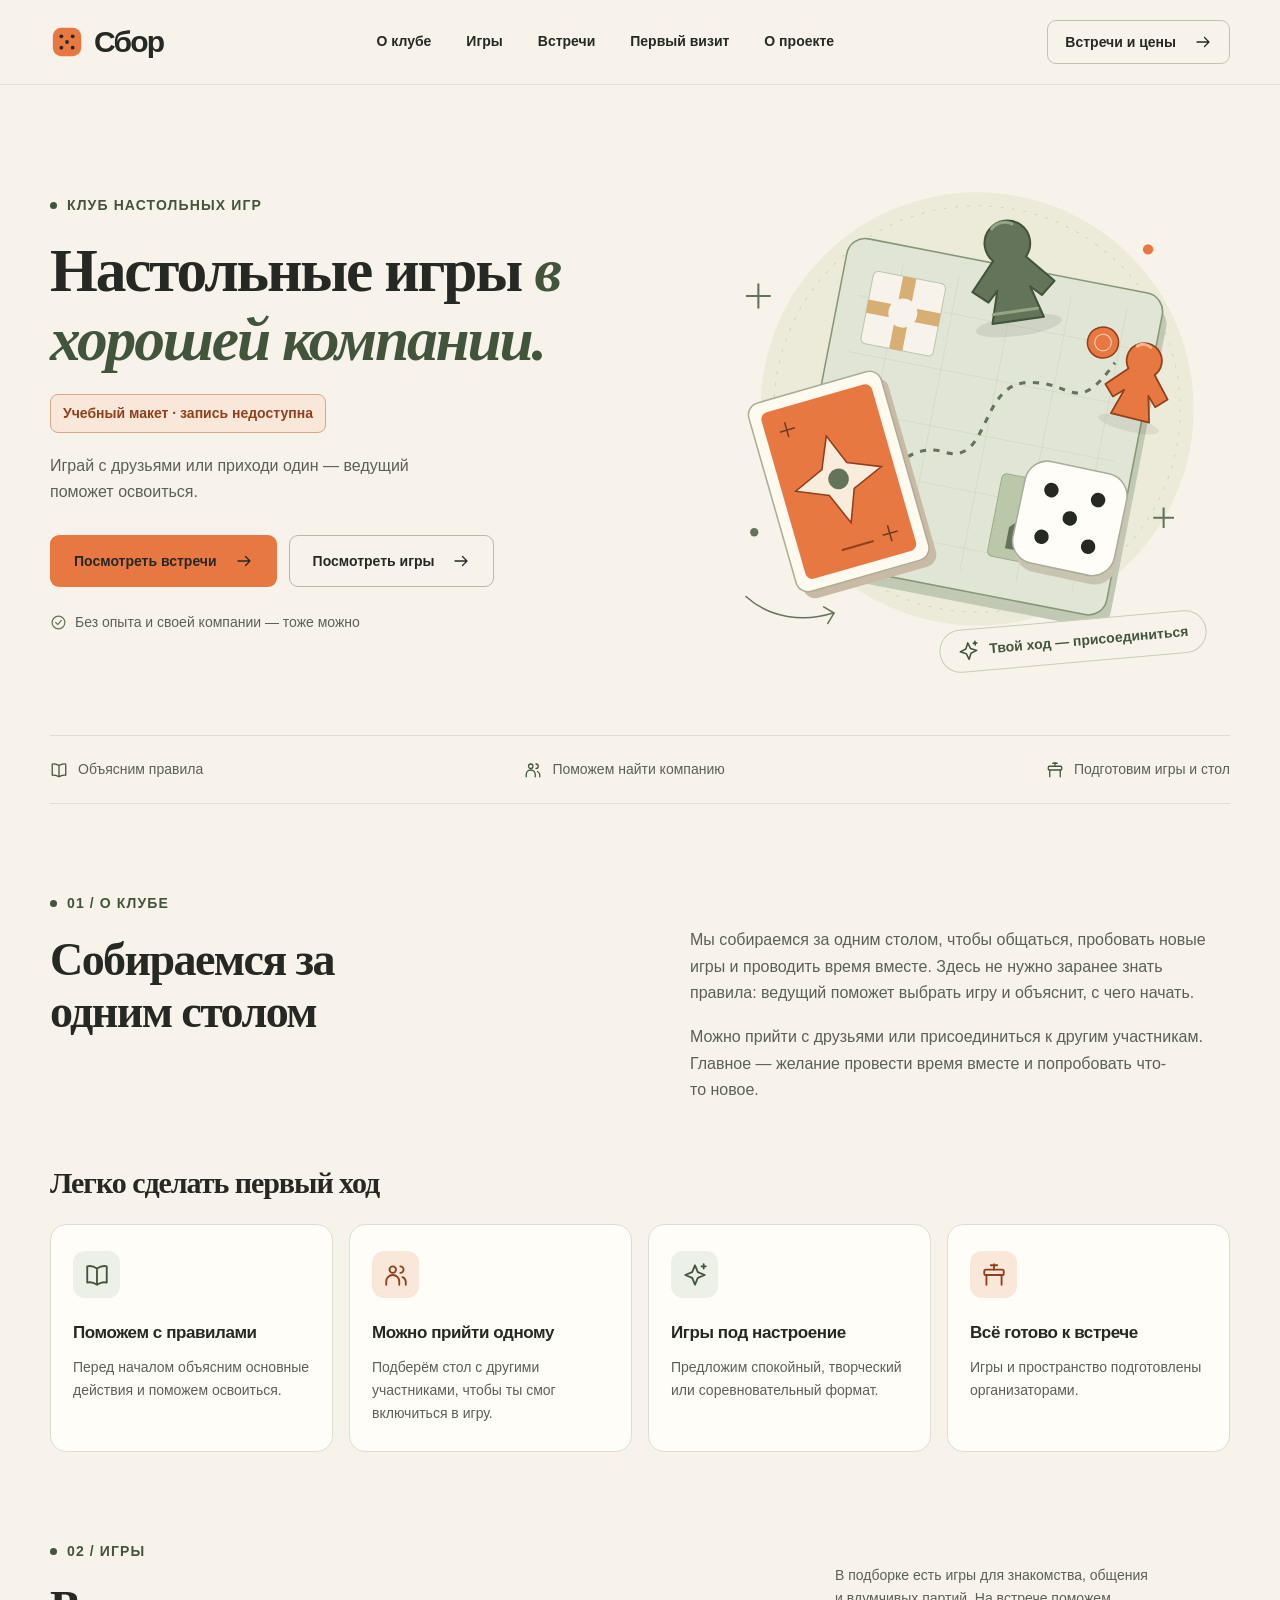
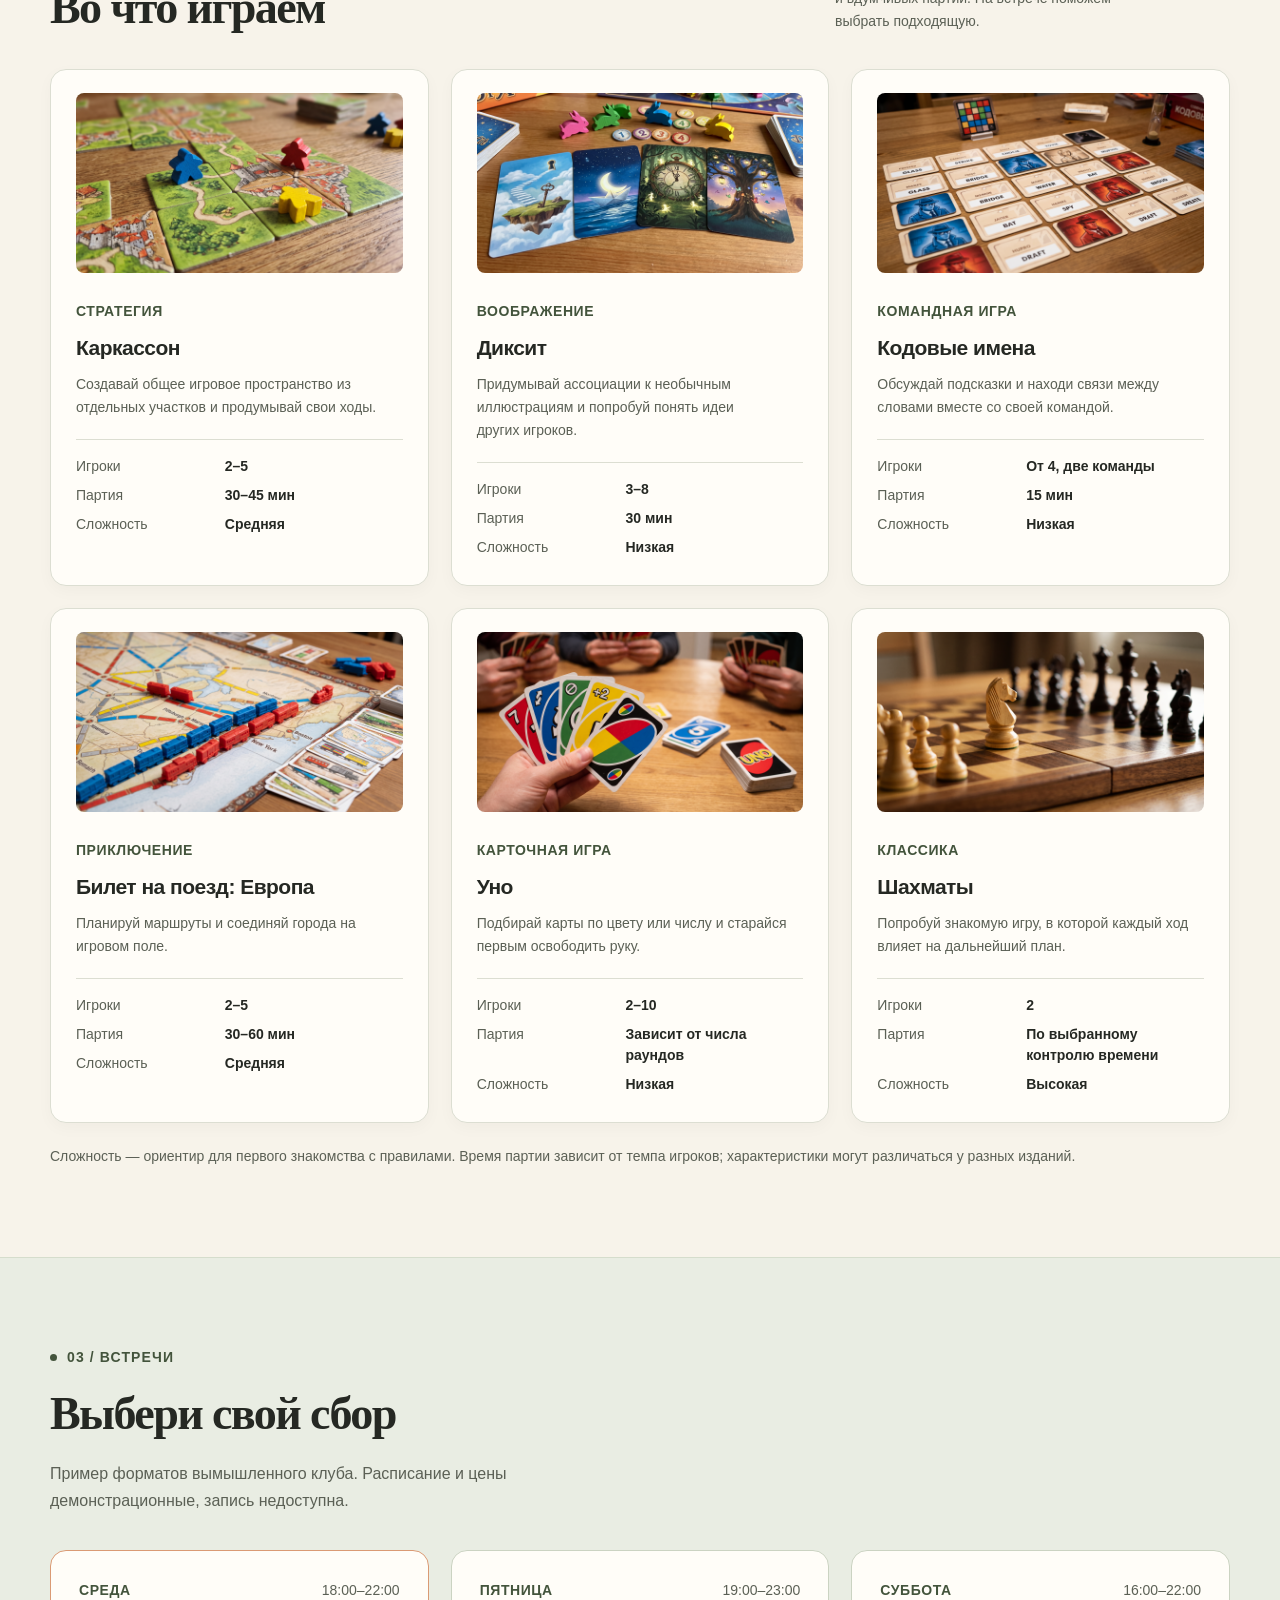
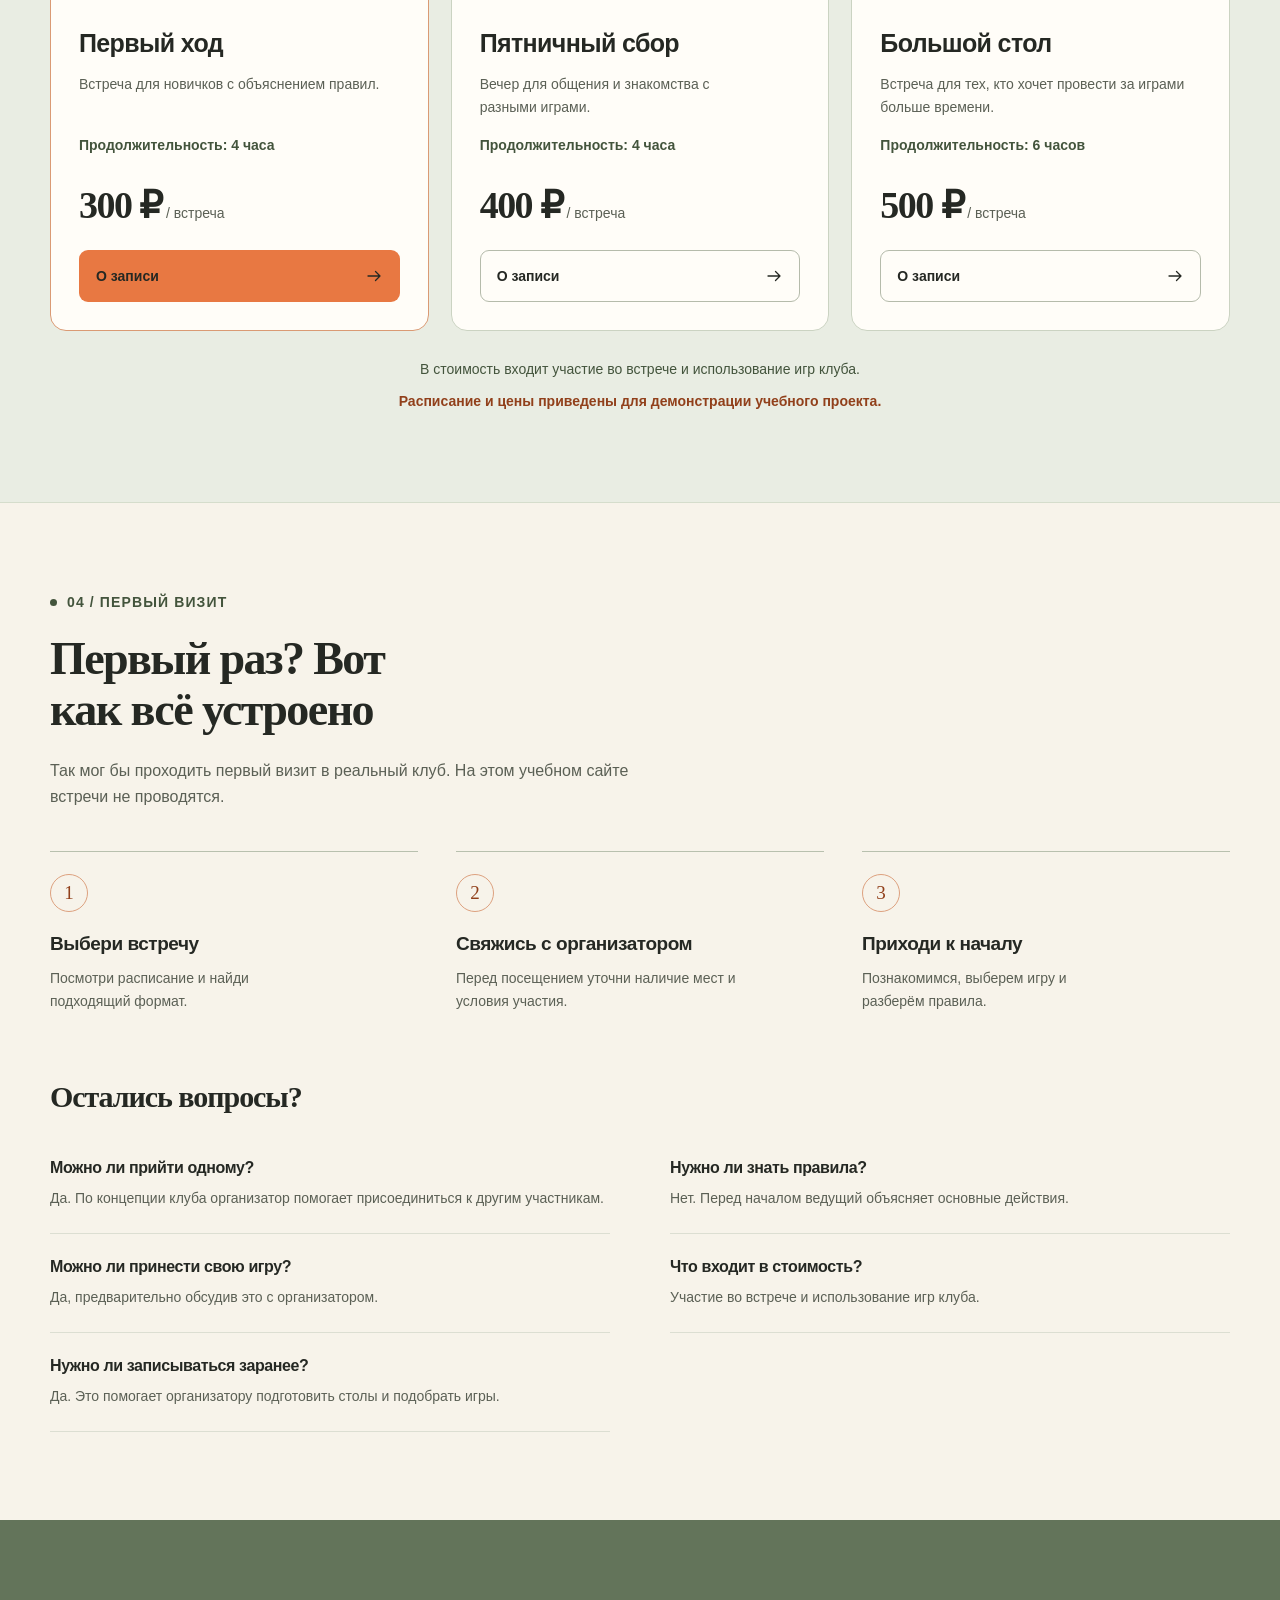
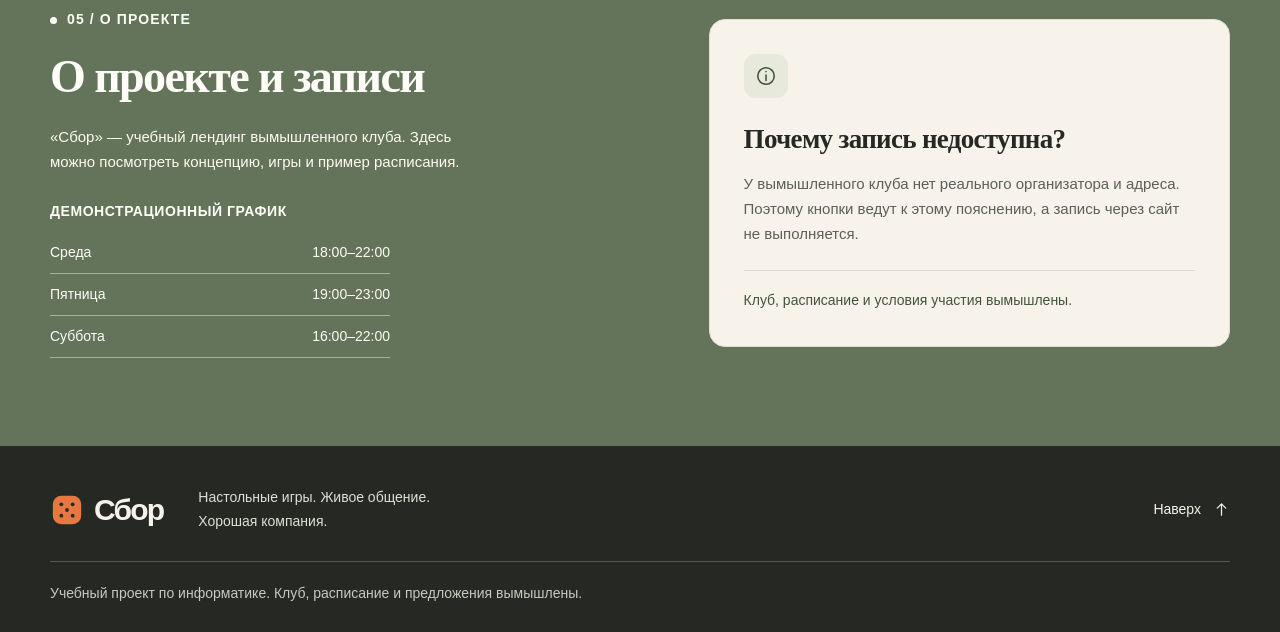
<file: index.html>
<!DOCTYPE html>
<html lang="ru">
<head>
  <meta charset="UTF-8">
  <meta name="viewport" content="width=device-width, initial-scale=1.0">
  <meta name="description" content="Сбор — учебный лендинг вымышленного клуба настольных игр. Игры, форматы встреч и пример расписания. Реальная запись через сайт недоступна.">
  <meta name="theme-color" content="#F7F3EA">
  <meta name="robots" content="noindex, follow">
  <meta property="og:type" content="website">
  <meta property="og:locale" content="ru_RU">
  <meta property="og:site_name" content="Сбор">
  <meta property="og:title" content="Клуб настольных игр «Сбор» — игротеки и встречи в Санкт-Петербурге">
  <meta property="og:description" content="Игры, игротеки и встречи клуба «Сбор» в Санкт-Петербурге. Учебный макет: клуб вымышленный, запись недоступна.">
  <!-- Макет не индексируется. Canonical, og:url и og:image добавляются после выбора реального адреса публикации. -->
  <title>Клуб настольных игр «Сбор» — игротеки и встречи в Санкт-Петербурге</title>
  <link rel="stylesheet" href="1.2/style.css">
</head>
<body>
  <a class="skip-link" href="#top">Перейти к содержимому</a>

  <!-- Локальная библиотека SVG-иконок: без внешних ресурсов -->
  <svg class="svg-library" xmlns="http://www.w3.org/2000/svg" aria-hidden="true" focusable="false">
    <defs>
      <symbol id="icon-arrow" viewBox="0 0 24 24"><path d="M4 12h16m-6-6 6 6-6 6"/></symbol>
      <symbol id="icon-book" viewBox="0 0 24 24"><path d="M12 6v15M3 4c4-1 6 0 9 2 3-2 5-3 9-2v15c-4-1-6 0-9 2-3-2-5-3-9-2Z"/></symbol>
      <symbol id="icon-people" viewBox="0 0 24 24"><circle cx="9" cy="7" r="3"/><path d="M3 21v-3a6 6 0 0 1 12 0v3m1-17a3 3 0 0 1 0 6m2 4a5 5 0 0 1 3 4v3"/></symbol>
      <symbol id="icon-spark" viewBox="0 0 24 24"><path d="m12 3 2.6 6.4L21 12l-6.4 2.6L12 21l-2.6-6.4L3 12l6.4-2.6ZM20 2v4m-2-2h4"/></symbol>
      <symbol id="icon-table" viewBox="0 0 24 24"><rect x="3" y="7" width="18" height="5" rx="1.5"/><path d="M5 12v9m14-9v9M9 3h6m-3-1v5"/></symbol>
      <symbol id="icon-check" viewBox="0 0 24 24"><circle cx="12" cy="12" r="9"/><path d="m8 12 3 3 5-6"/></symbol>
      <symbol id="icon-info" viewBox="0 0 24 24"><circle cx="12" cy="12" r="9"/><path d="M12 11v6m0-10v.2"/></symbol>
      <symbol id="icon-menu" viewBox="0 0 24 24"><path d="M4 6h16M4 12h16M4 18h16"/></symbol>
      <symbol id="logo-die" viewBox="0 0 36 36"><rect x="3" y="3" width="30" height="30" rx="9" fill="currentColor"/><g fill="#252823"><circle cx="12" cy="12" r="2"/><circle cx="24" cy="12" r="2"/><circle cx="18" cy="18" r="2"/><circle cx="12" cy="24" r="2"/><circle cx="24" cy="24" r="2"/></g></symbol>
    </defs>
  </svg>

  <!-- Шапка -->
  <header class="site-header">
    <div class="container header-inner">
      <a class="logo" href="#top" aria-label="Сбор — к началу страницы"><svg class="logo-mark" aria-hidden="true"><use href="#logo-die"/></svg>Сбор</a>
      <button class="menu-toggle" type="button" aria-controls="main-navigation" aria-expanded="false" aria-label="Открыть меню"><span>Меню</span><svg class="icon" aria-hidden="true"><use href="#icon-menu"/></svg></button>
      <nav class="navigation" id="main-navigation" aria-label="Основная навигация">
        <a href="#about">О клубе</a>
        <a href="#games">Игры</a>
        <a href="#meetings">Встречи</a>
        <a href="#first-visit">Первый визит</a>
        <a href="#contacts">О проекте</a>
      </nav>
      <a class="button button-secondary header-cta" href="#meetings">Встречи и цены<svg class="icon" aria-hidden="true"><use href="#icon-arrow"/></svg></a>
    </div>
  </header>

  <main id="top" tabindex="-1">
    <!-- Главный экран -->
    <section class="container hero" aria-labelledby="hero-title">
      <div>
        <p class="eyebrow">Клуб настольных игр</p>
        <h1 id="hero-title">Настольные игры <em>в хорошей компании.</em></h1>
        <p class="demo-notice">Учебный макет · запись недоступна</p>
        <p class="hero-description">Играй с друзьями или приходи один — ведущий поможет освоиться.</p>
        <div class="hero-actions">
          <a class="button button-primary" href="#meetings">Посмотреть встречи<svg class="icon" aria-hidden="true"><use href="#icon-arrow"/></svg></a>
          <a class="button button-secondary" href="#games">Посмотреть игры<svg class="icon" aria-hidden="true"><use href="#icon-arrow"/></svg></a>
        </div>
        <p class="hero-note"><svg class="icon" aria-hidden="true"><use href="#icon-check"/></svg>Без опыта и своей компании — тоже можно</p>
      </div>
      <div class="hero-art" aria-hidden="true">
        <svg viewBox="0 0 520 500" xmlns="http://www.w3.org/2000/svg" focusable="false">
          <defs><pattern id="board-grid" width="55" height="55" patternUnits="userSpaceOnUse"><path d="M55 0H0V55" fill="none" stroke="#cbd2bd" stroke-width="1"/></pattern></defs>
          <circle cx="276" cy="245" r="209" fill="#ecebda"/>
          <circle cx="276" cy="245" r="196" fill="none" stroke="#d2d5c3" stroke-dasharray="3 8"/>
          <path d="M53 136h24m-12-12v24M446 350h20m-10-10v20" stroke="#63745a" stroke-width="2"/>
          <circle cx="441" cy="91" r="5" fill="#e87842"/><circle cx="61" cy="364" r="4" fill="#63745a"/>
          <g transform="translate(121 104) rotate(11 154 157)">
            <rect x="6" y="11" width="310" height="316" rx="18" fill="#c1c9b4"/>
            <rect width="310" height="316" rx="18" fill="#e0e5d5" stroke="#869777" stroke-width="1.5"/>
            <rect x="18" y="18" width="274" height="280" rx="8" fill="url(#board-grid)"/>
            <path d="M33 242c44 2 51-59 96-54s21-70 65-81 52 25 80-35" fill="none" stroke="#63745a" stroke-width="3" stroke-dasharray="6 7"/>
            <rect x="29" y="29" width="71" height="71" rx="5" fill="#f7f3ea" stroke="#bdc7ad"/>
            <path d="M29 64h71m-36-35v71" stroke="#d7ae73" stroke-width="13"/>
            <circle cx="64" cy="64" r="14" fill="#f7f3ea"/>
            <rect x="188" y="197" width="81" height="81" rx="5" fill="#bbc7a9" stroke="#9eae8c"/>
            <path d="m204 247 16-16 17 16v21h-33Zm9-16v-15h14v15" fill="#63745a"/><path d="m224 252 15-16 17 16v16h-32Z" fill="#7e906b"/>
            <circle cx="259" cy="55" r="15" fill="#e87842" stroke="#91401b" stroke-width="1.5"/><circle cx="259" cy="55" r="8" fill="none" stroke="#f7d2b8"/>
          </g>
          <g transform="translate(76 221) rotate(-16 65 94)">
            <rect x="5" y="8" width="133" height="189" rx="12" fill="#c9baa6"/>
            <rect width="133" height="189" rx="12" fill="#fffaf0" stroke="#adac96" stroke-width="1.5"/>
            <rect x="11" y="11" width="111" height="167" rx="7" fill="#e87842"/>
            <path d="M25 33h15m-8-8v15m61 116h15m-8-8v16" stroke="#733b23" stroke-width="1.5"/>
            <path d="m67 49 12 30 31 13-31 13-12 31-13-31-30-13 30-13Z" fill="#f7edda" stroke="#91401b" stroke-width="1.5"/>
            <circle cx="67" cy="92" r="10" fill="#63745a"/>
            <path d="M51 159h32" stroke="#91401b" stroke-width="2"/>
          </g>
          <g transform="translate(315 301) rotate(12 52 52)">
            <rect x="4" y="8" width="100" height="100" rx="22" fill="#c9c4b1"/>
            <rect width="100" height="100" rx="22" fill="#fffdf8" stroke="#a9ad9b" stroke-width="1.5"/>
            <g fill="#252823"><circle cx="27" cy="27" r="7"/><circle cx="73" cy="27" r="7"/><circle cx="50" cy="50" r="7"/><circle cx="27" cy="73" r="7"/><circle cx="73" cy="73" r="7"/></g>
          </g>
          <g transform="translate(264 57) rotate(-8 45 55)">
            <ellipse cx="45" cy="108" rx="42" ry="10" fill="#252823" opacity=".09"/>
            <path d="M29 43a22 22 0 1 1 32 0l24 27-14 12-10-10 9 31H20l9-31-10 10L5 70Z" fill="#63745a" stroke="#43543c" stroke-width="2" stroke-linejoin="round"/>
            <path d="M32 12a16 16 0 0 1 20-2M22 94h43" fill="none" stroke="#93a583" stroke-width="3" stroke-linecap="round"/>
          </g>
          <g transform="translate(398 178) rotate(14 35 42)">
            <ellipse cx="34" cy="83" rx="30" ry="7" fill="#252823" opacity=".08"/>
            <path d="M21 31a17 17 0 1 1 26 0l18 20-10 10-9-9 7 25H15l7-25-9 9L3 51Z" fill="#e87842" stroke="#91401b" stroke-width="1.7" stroke-linejoin="round"/>
            <path d="M24 8a11 11 0 0 1 13-2" fill="none" stroke="#f9b38d" stroke-width="3" stroke-linecap="round"/>
          </g>
          <path d="M53 426c23 21 56 25 84 16m-9-6 10 6-6 10" fill="none" stroke="#63745a" stroke-width="1.5" stroke-linecap="round"/>
        </svg>
        <span class="art-caption"><svg class="icon"><use href="#icon-spark"/></svg>Твой ход — присоединиться</span>
      </div>
    </section>
    <ul class="container hero-bottom" role="list" aria-label="Что ждёт в клубе">
      <li><svg class="icon" aria-hidden="true"><use href="#icon-book"/></svg>Объясним правила</li>
      <li><svg class="icon" aria-hidden="true"><use href="#icon-people"/></svg>Поможем найти компанию</li>
      <li><svg class="icon" aria-hidden="true"><use href="#icon-table"/></svg>Подготовим игры и стол</li>
    </ul>

    <!-- О клубе и преимущества -->
    <section class="container section" id="about" tabindex="-1" aria-labelledby="about-title">
      <div class="about-layout">
        <div><p class="eyebrow">01 / О клубе</p><h2 id="about-title">Собираемся за одним столом</h2></div>
        <div class="about-copy">
          <p>Мы собираемся за одним столом, чтобы общаться, пробовать новые игры и проводить время вместе. Здесь не нужно заранее знать правила: ведущий поможет выбрать игру и объяснит, с чего начать.</p>
          <p>Можно прийти с друзьями или присоединиться к другим участникам. Главное — желание провести время вместе и попробовать что-то новое.</p>
        </div>
      </div>
      <div class="benefits">
        <h2>Легко сделать первый ход</h2>
        <div class="benefit-grid">
          <article class="benefit-card"><div class="benefit-icon"><svg class="icon" aria-hidden="true"><use href="#icon-book"/></svg></div><h3>Поможем с правилами</h3><p>Перед началом объясним основные действия и поможем освоиться.</p></article>
          <article class="benefit-card"><div class="benefit-icon"><svg class="icon" aria-hidden="true"><use href="#icon-people"/></svg></div><h3>Можно прийти одному</h3><p>Подберём стол с другими участниками, чтобы ты смог включиться в игру.</p></article>
          <article class="benefit-card"><div class="benefit-icon"><svg class="icon" aria-hidden="true"><use href="#icon-spark"/></svg></div><h3>Игры под настроение</h3><p>Предложим спокойный, творческий или соревновательный формат.</p></article>
          <article class="benefit-card"><div class="benefit-icon"><svg class="icon" aria-hidden="true"><use href="#icon-table"/></svg></div><h3>Всё готово к встрече</h3><p>Игры и пространство подготовлены организаторами.</p></article>
        </div>
      </div>
    </section>

    <!-- Подборка игр -->
    <section class="container section games-section" id="games" tabindex="-1" aria-labelledby="games-title">
      <div class="section-heading-row">
        <div><p class="eyebrow">02 / Игры</p><h2 id="games-title">Во что играем</h2></div>
        <p class="section-intro">В подборке есть игры для знакомства, общения и вдумчивых партий. На встрече поможем выбрать подходящую.</p>
      </div>
      <div class="game-grid">
        <article class="game-card">
          <div class="game-copy">
            <img class="game-img" src="1.2/carcassonne.jpg" alt="Настольная игра Каркассон">
            <span class="category">Стратегия</span><h3>Каркассон</h3>
            <p>Создавай общее игровое пространство из отдельных участков и продумывай свои ходы.</p>
            <!-- Базовая игра: https://www.zmangames.com/game/carcassonne/ -->
            <dl class="game-details"><div><dt>Игроки</dt><dd>2–5</dd></div><div><dt>Партия</dt><dd>30–45 мин</dd></div><div><dt>Сложность</dt><dd>Средняя</dd></div></dl>
          </div>
        </article>
        <article class="game-card">
          <div class="game-copy">
            <img class="game-img" src="1.2/dixit.jpg" alt="Настольная игра Диксит">
            <span class="category">Воображение</span><h3>Диксит</h3>
            <p>Придумывай ассоциации к необычным иллюстрациям и попробуй понять идеи других игроков.</p>
            <!-- Современная базовая версия на 8 игроков: https://www.libellud.com/game/dixit/ -->
            <dl class="game-details"><div><dt>Игроки</dt><dd>3–8</dd></div><div><dt>Партия</dt><dd>30 мин</dd></div><div><dt>Сложность</dt><dd>Низкая</dd></div></dl>
          </div>
        </article>
        <article class="game-card">
          <div class="game-copy">
            <img class="game-img" src="1.2/codenames.jpg" alt="Настольная игра Кодовые имена">
            <span class="category">Командная игра</span><h3>Кодовые имена</h3>
            <p>Обсуждай подсказки и находи связи между словами вместе со своей командой.</p>
            <!-- Основной командный режим: https://www.czechgames.com/games/codenames -->
            <dl class="game-details"><div><dt>Игроки</dt><dd>От 4, две команды</dd></div><div><dt>Партия</dt><dd>15 мин</dd></div><div><dt>Сложность</dt><dd>Низкая</dd></div></dl>
          </div>
        </article>
        <article class="game-card">
          <div class="game-copy">
            <img class="game-img" src="1.2/ticket.jpg" alt="Настольная игра Билет на поезд">
            <span class="category">Приключение</span><h3>Билет на поезд: Европа</h3>
            <p>Планируй маршруты и соединяй города на игровом поле.</p>
            <!-- Версия Europe: https://www.daysofwonder.com/game/ticket-to-ride-europe/ -->
            <dl class="game-details"><div><dt>Игроки</dt><dd>2–5</dd></div><div><dt>Партия</dt><dd>30–60 мин</dd></div><div><dt>Сложность</dt><dd>Средняя</dd></div></dl>
          </div>
        </article>
        <article class="game-card">
<div class="game-copy">
            <img class="game-img" src="1.2/uno.jpg" alt="Настольная игра Уно">
            <span class="category">Карточная игра</span><h3>Уно</h3>
            <p>Подбирай карты по цвету или числу и старайся первым освободить руку.</p>
            <!-- Классическая UNO: https://shop.mattel.com/products/uno-card-game-42003 -->
            <dl class="game-details"><div><dt>Игроки</dt><dd>2–10</dd></div><div><dt>Партия</dt><dd>Зависит от числа раундов</dd></div><div><dt>Сложность</dt><dd>Низкая</dd></div></dl>
          </div>
        </article>
        <article class="game-card">
<div class="game-copy">
            <img class="game-img" src="1.2/chess.jpg" alt="Настольная игра Шахматы">
            <span class="category">Классика</span><h3>Шахматы</h3>
            <p>Попробуй знакомую игру, в которой каждый ход влияет на дальнейший план.</p>
            <dl class="game-details"><div><dt>Игроки</dt><dd>2</dd></div><div><dt>Партия</dt><dd>По выбранному контролю времени</dd></div><div><dt>Сложность</dt><dd>Высокая</dd></div></dl>
          </div>
        </article>
      </div>
      <p class="games-note">Сложность — ориентир для первого знакомства с правилами. Время партии зависит от темпа игроков; характеристики могут различаться у разных изданий.</p>
    </section>

    <!-- Встречи и цены -->
    <section class="section meetings-section" id="meetings" tabindex="-1" aria-labelledby="meetings-title">
      <div class="container">
        <p class="eyebrow">03 / Встречи</p><h2 id="meetings-title">Выбери свой сбор</h2>
        <p class="section-intro">Пример форматов вымышленного клуба. Расписание и цены демонстрационные, запись недоступна.</p>
        <div class="meeting-grid">
          <article class="meeting-card"><div class="meeting-top"><span class="meeting-day">Среда</span><span class="meeting-time">18:00–22:00</span></div><h3>Первый ход</h3><p>Встреча для новичков с объяснением правил.</p><span class="meeting-duration">Продолжительность: 4 часа</span><div class="meeting-price">300 ₽<span>/ встреча</span></div><a class="button button-primary" href="#contacts" aria-label="О записи в учебном проекте: Первый ход">О записи<svg class="icon" aria-hidden="true"><use href="#icon-arrow"/></svg></a></article>
          <article class="meeting-card"><div class="meeting-top"><span class="meeting-day">Пятница</span><span class="meeting-time">19:00–23:00</span></div><h3>Пятничный сбор</h3><p>Вечер для общения и знакомства с разными играми.</p><span class="meeting-duration">Продолжительность: 4 часа</span><div class="meeting-price">400 ₽<span>/ встреча</span></div><a class="button button-secondary" href="#contacts" aria-label="О записи в учебном проекте: Пятничный сбор">О записи<svg class="icon" aria-hidden="true"><use href="#icon-arrow"/></svg></a></article>
          <article class="meeting-card"><div class="meeting-top"><span class="meeting-day">Суббота</span><span class="meeting-time">16:00–22:00</span></div><h3>Большой стол</h3><p>Встреча для тех, кто хочет провести за играми больше времени.</p><span class="meeting-duration">Продолжительность: 6 часов</span><div class="meeting-price">500 ₽<span>/ встреча</span></div><a class="button button-secondary" href="#contacts" aria-label="О записи в учебном проекте: Большой стол">О записи<svg class="icon" aria-hidden="true"><use href="#icon-arrow"/></svg></a></article>
        </div>
        <div class="meeting-notes"><p>В стоимость входит участие во встрече и использование игр клуба.</p><p class="demo-note">Расписание и цены приведены для демонстрации учебного проекта.</p></div>
      </div>
    </section>

    <!-- Первый визит и FAQ: все ответы видны сразу -->
    <section class="container section visit-section" id="first-visit" tabindex="-1" aria-labelledby="visit-title">
      <p class="eyebrow">04 / Первый визит</p><h2 id="visit-title">Первый раз? Вот как всё устроено</h2>
      <p class="section-intro">Так мог бы проходить первый визит в реальный клуб. На этом учебном сайте встречи не проводятся.</p>
      <ol class="visit-steps" role="list">
        <li><span class="step-number" aria-hidden="true">1</span><h3>Выбери встречу</h3><p>Посмотри расписание и найди подходящий формат.</p></li>
        <li><span class="step-number" aria-hidden="true">2</span><h3>Свяжись с организатором</h3><p>Перед посещением уточни наличие мест и условия участия.</p></li>
        <li><span class="step-number" aria-hidden="true">3</span><h3>Приходи к началу</h3><p>Познакомимся, выберем игру и разберём правила.</p></li>
      </ol>
      <div class="faq">
        <h2>Остались вопросы?</h2>
        <div class="faq-grid">
          <article class="faq-item"><h3>Можно ли прийти одному?</h3><p>Да. По концепции клуба организатор помогает присоединиться к другим участникам.</p></article>
          <article class="faq-item"><h3>Нужно ли знать правила?</h3><p>Нет. Перед началом ведущий объясняет основные действия.</p></article>
          <article class="faq-item"><h3>Можно ли принести свою игру?</h3><p>Да, предварительно обсудив это с организатором.</p></article>
          <article class="faq-item"><h3>Что входит в стоимость?</h3><p>Участие во встрече и использование игр клуба.</p></article>
          <article class="faq-item"><h3>Нужно ли записываться заранее?</h3><p>Да. Это помогает организатору подготовить столы и подобрать игры.</p></article>
        </div>
      </div>
    </section>

    <!-- О проекте и записи -->
    <section class="section contacts-section" id="contacts" tabindex="-1" aria-labelledby="contacts-title">
      <div class="container contact-layout">
        <div>
          <p class="eyebrow">05 / О проекте</p><h2 id="contacts-title">О проекте и записи</h2>
          <p class="contact-description">«Сбор» — учебный лендинг вымышленного клуба. Здесь можно посмотреть концепцию, игры и пример расписания.</p>
          <div class="schedule"><h3>Демонстрационный график</h3><dl><div class="schedule-row"><dt>Среда</dt><dd>18:00–22:00</dd></div><div class="schedule-row"><dt>Пятница</dt><dd>19:00–23:00</dd></div><div class="schedule-row"><dt>Суббота</dt><dd>16:00–22:00</dd></div></dl></div>
        </div>
        <aside class="contact-note" aria-labelledby="contact-note-title">
          <div class="note-icon"><svg class="icon" aria-hidden="true"><use href="#icon-info"/></svg></div>
          <h3 id="contact-note-title">Почему запись недоступна?</h3>
          <p>У вымышленного клуба нет реального организатора и адреса. Поэтому кнопки ведут к этому пояснению, а запись через сайт не выполняется.</p>
          <p class="note-bottom">Клуб, расписание и условия участия вымышлены.</p>
        </aside>
      </div>
    </section>
  </main>

  <!-- Подвал -->
  <footer class="site-footer">
    <div class="container">
      <div class="footer-top"><div class="footer-brand"><a class="logo" href="#top" aria-label="Сбор — к началу страницы"><svg class="logo-mark" aria-hidden="true"><use href="#logo-die"/></svg>Сбор</a><p>Настольные игры. Живое общение.<br>Хорошая компания.</p></div><a class="back-top" href="#top">Наверх<svg class="icon" aria-hidden="true"><use href="#icon-arrow"/></svg></a></div>
      <p class="footer-bottom">Учебный проект по информатике. Клуб, расписание и предложения вымышлены.</p>
    </div>
  </footer>

  <script src="1.2/main.js"></script>
</body>
</html>
</file>
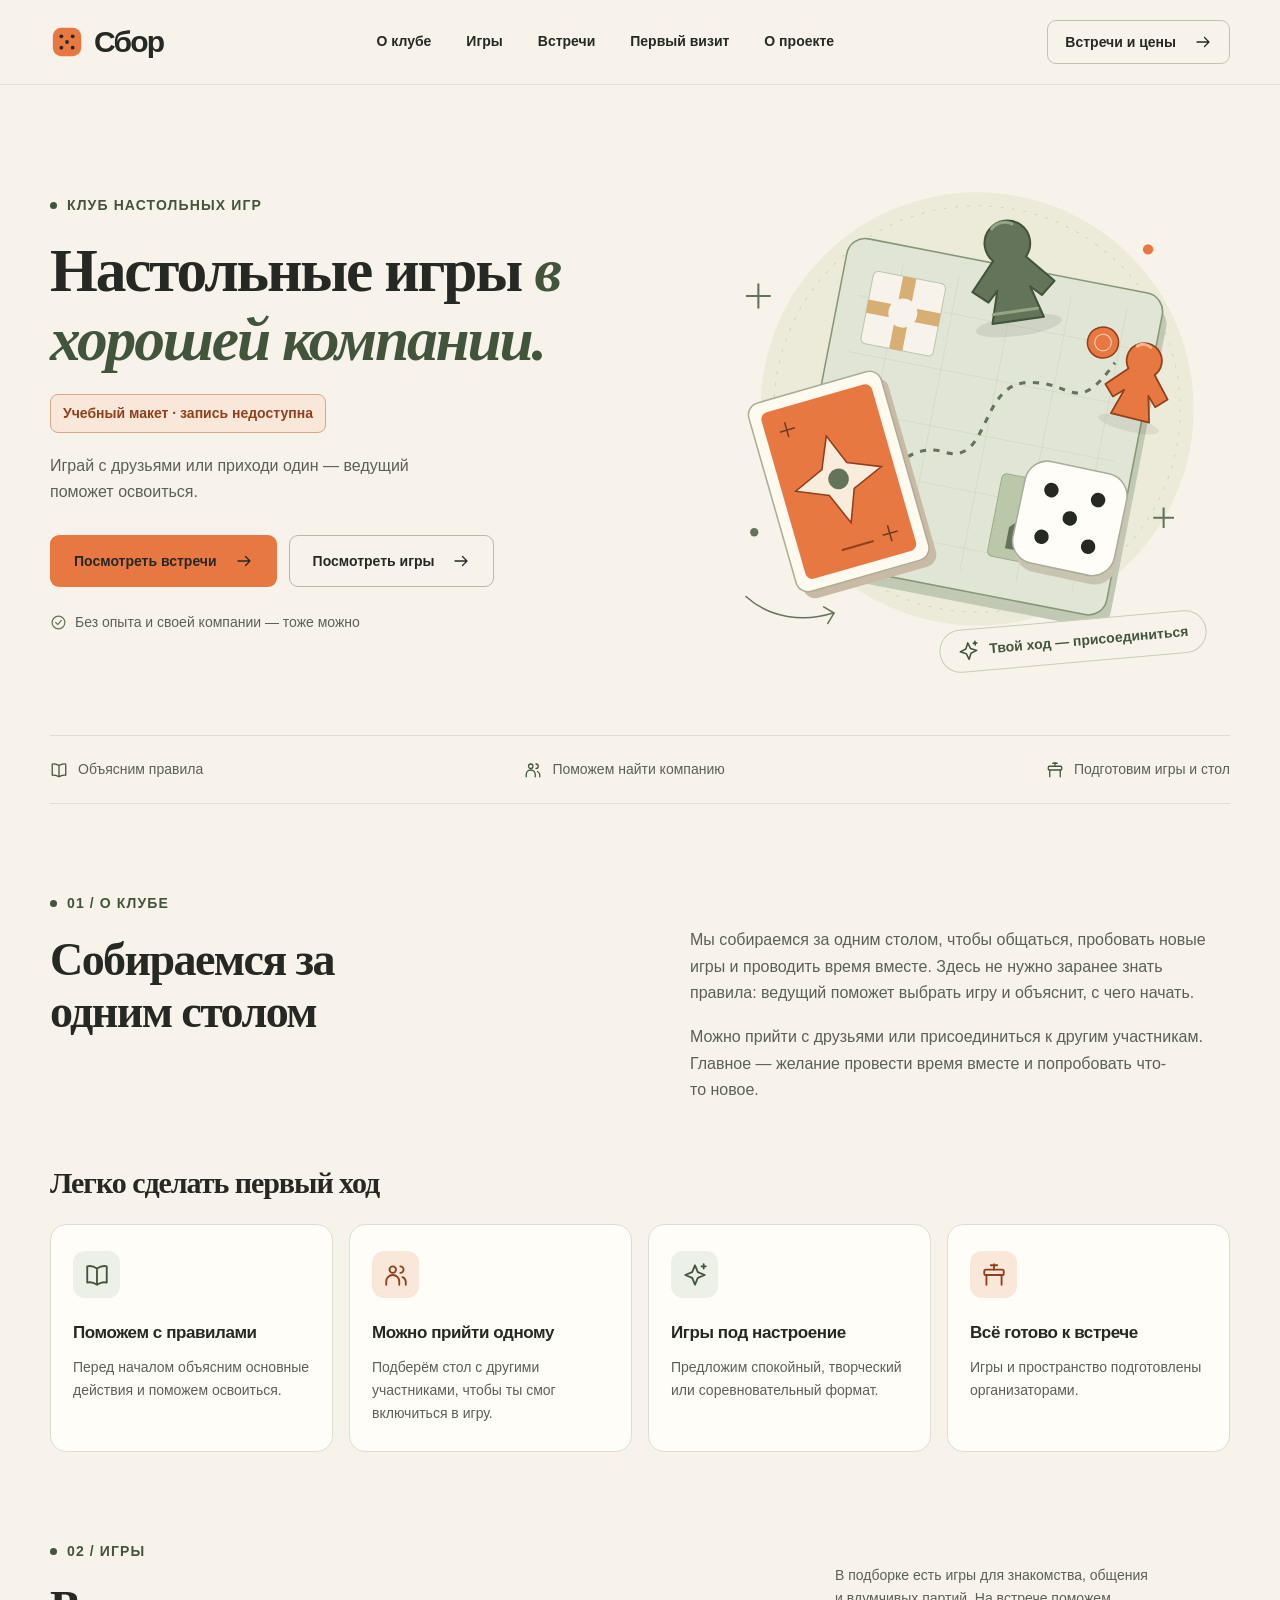
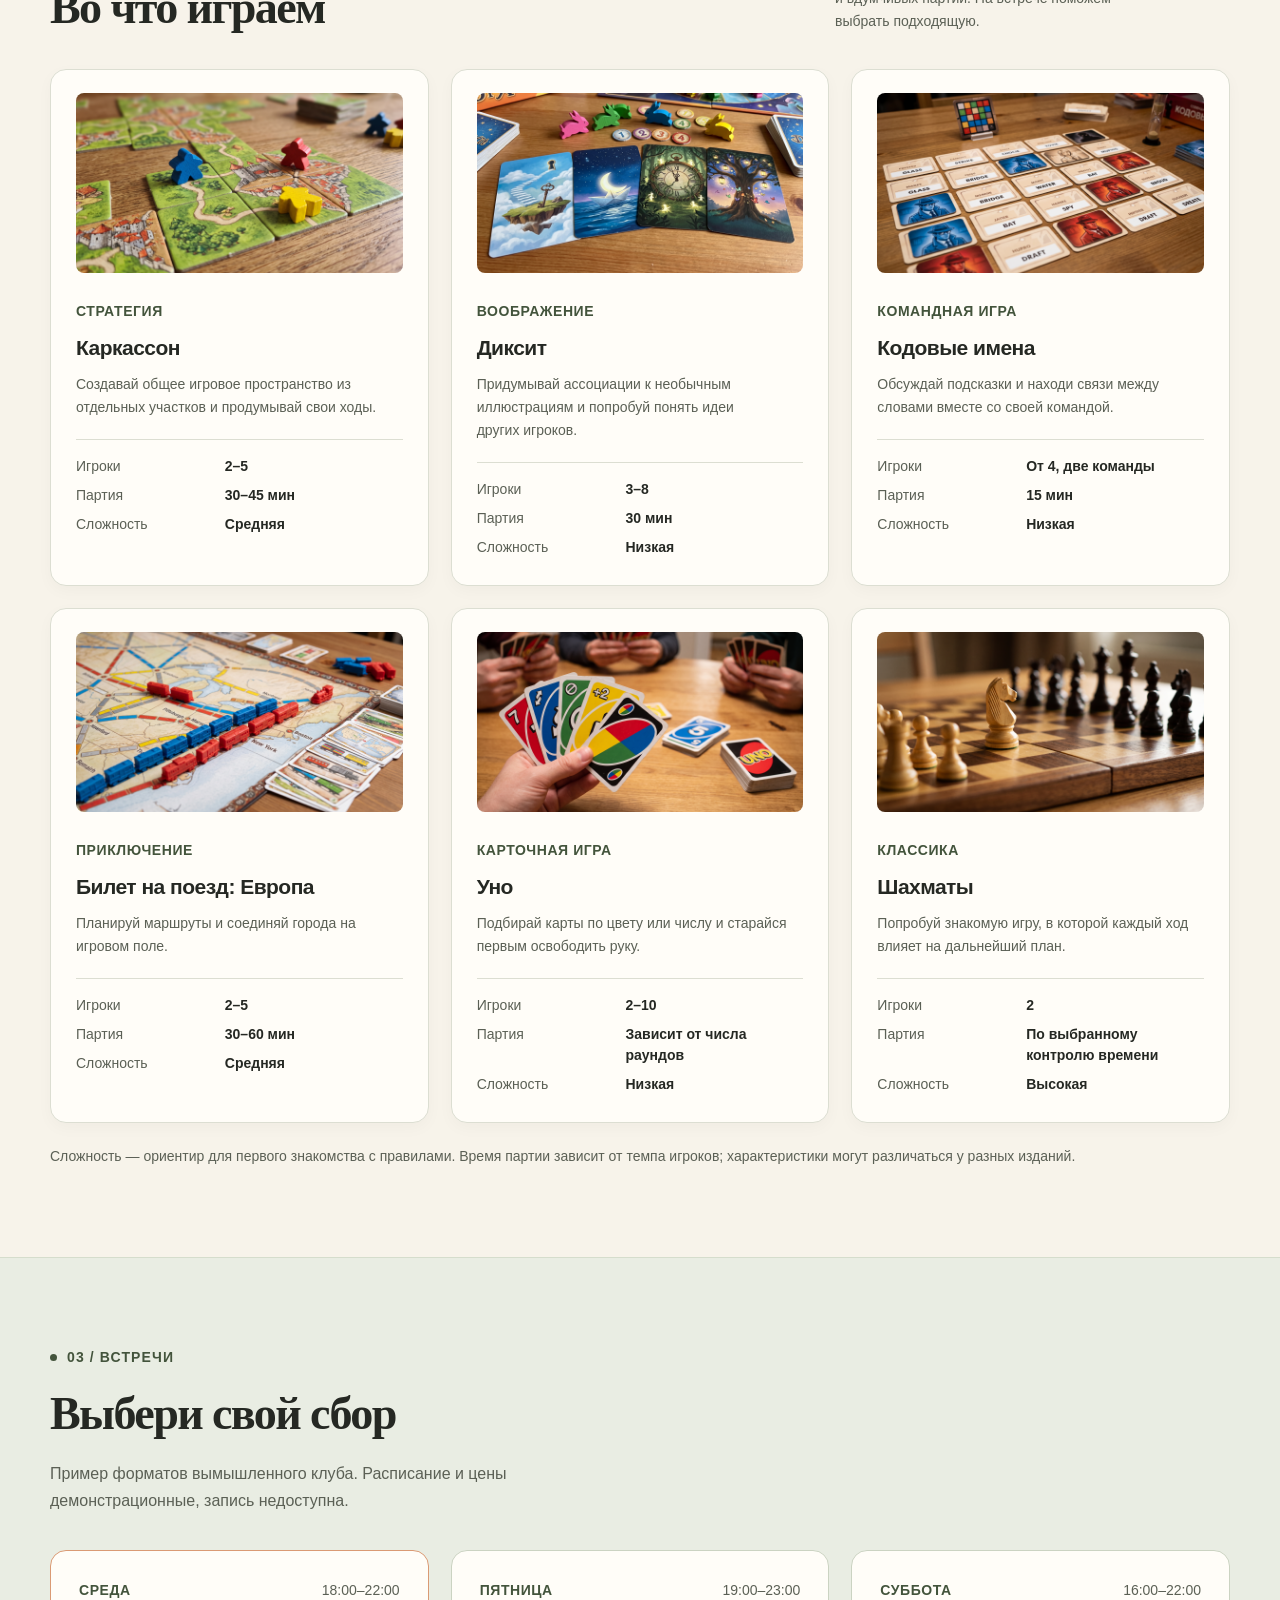
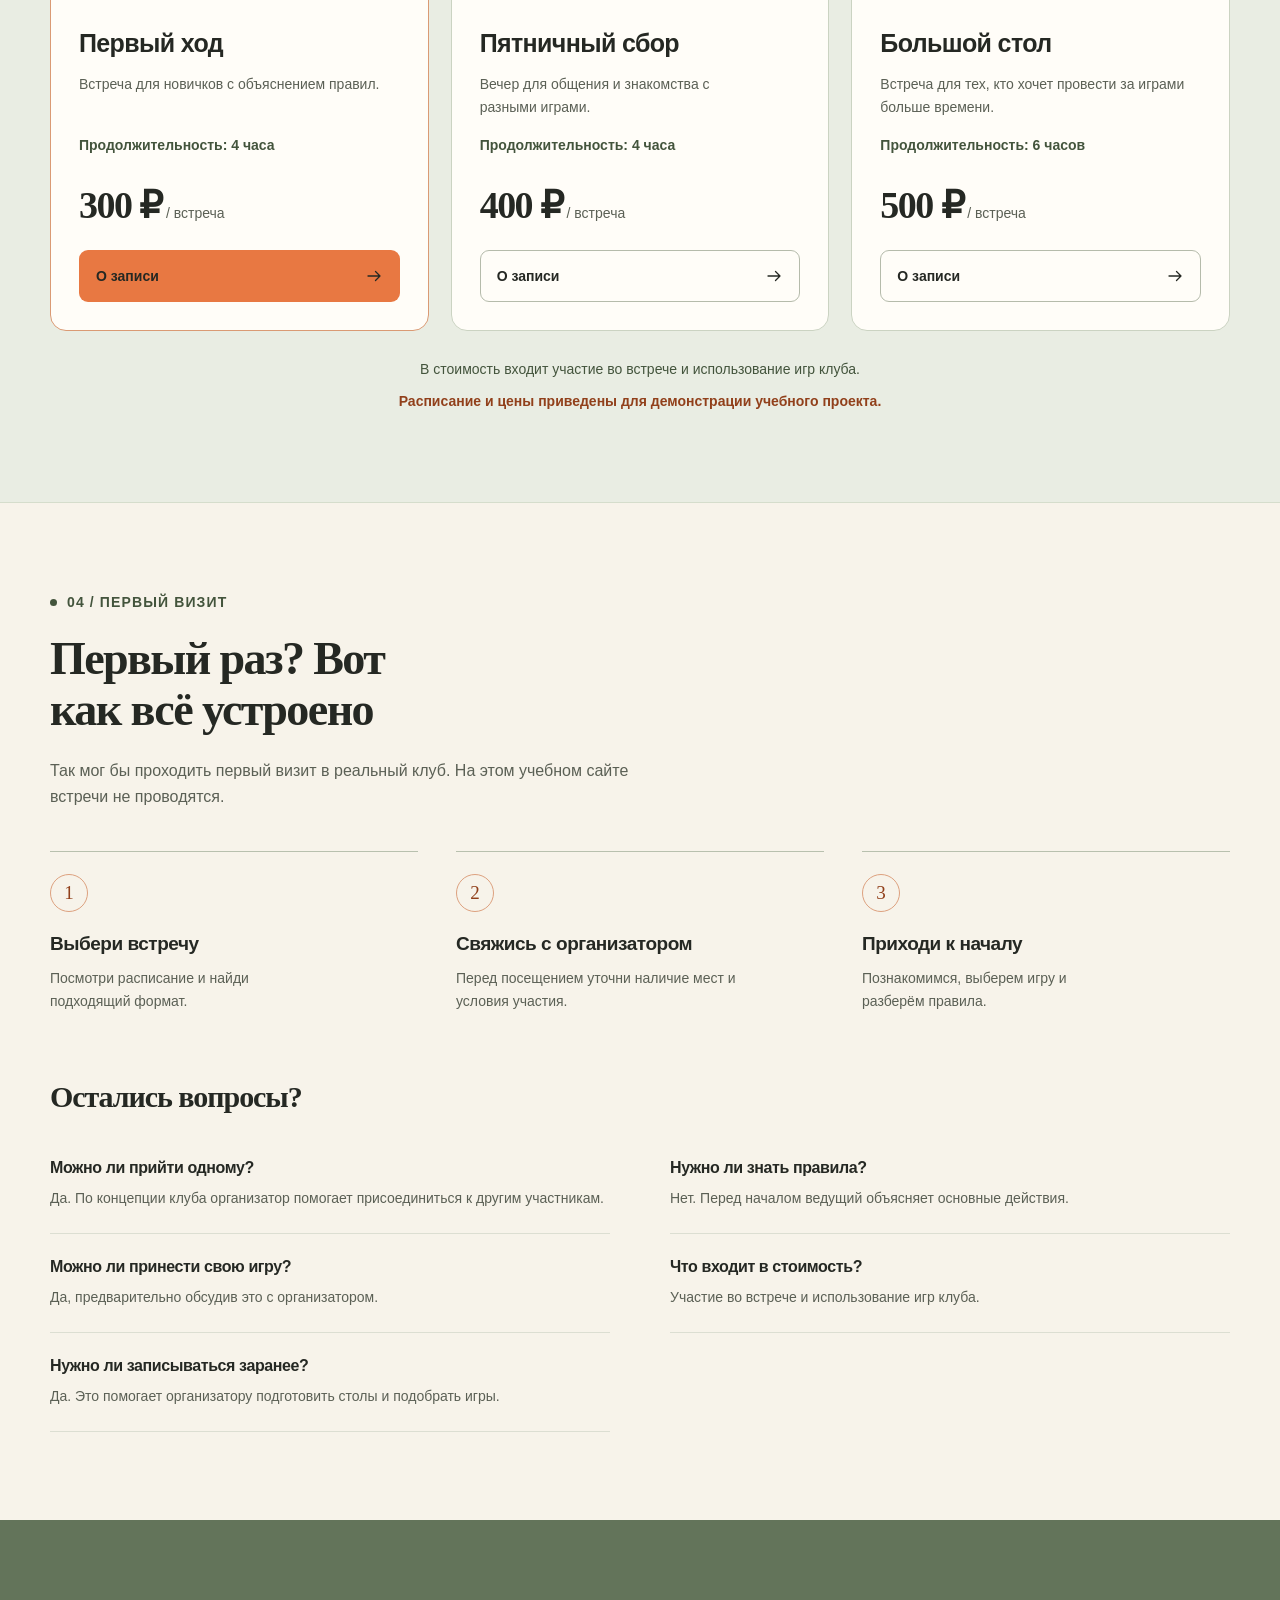
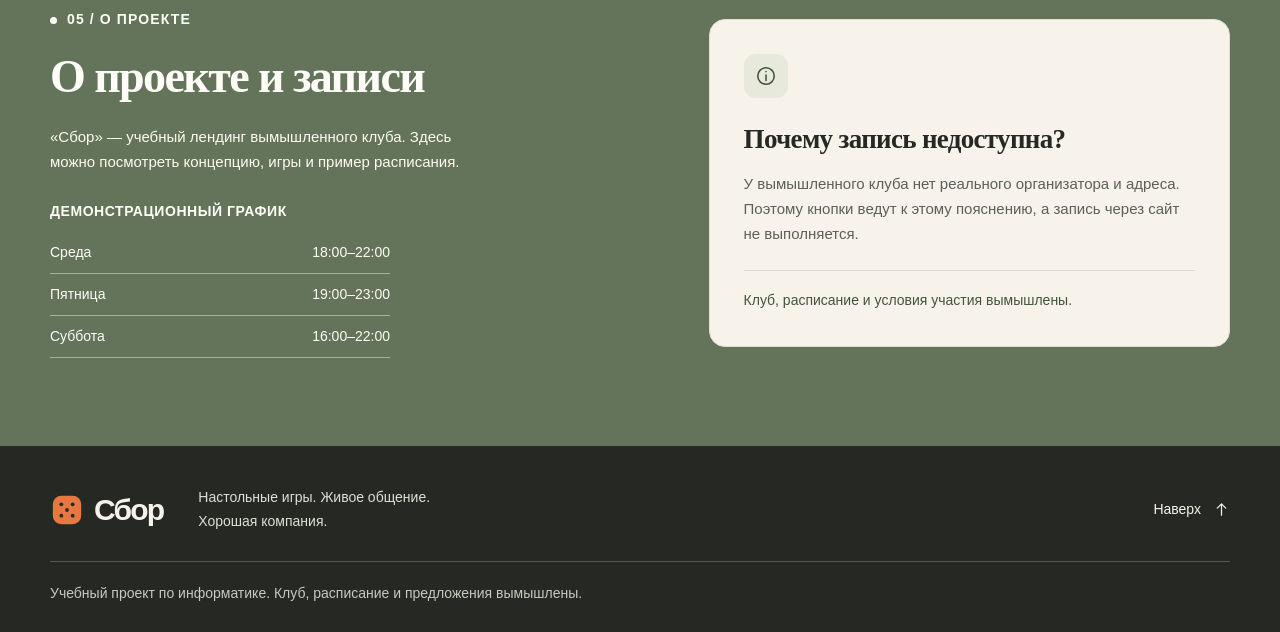
<file: 1.2/index.html>
<!DOCTYPE html>
<html lang="ru">
<head>
  <meta charset="UTF-8">
  <meta name="viewport" content="width=device-width, initial-scale=1.0">
  <meta name="description" content="Сбор — учебный лендинг вымышленного клуба настольных игр. Игры, форматы встреч и пример расписания. Реальная запись через сайт недоступна.">
  <meta name="theme-color" content="#F7F3EA">
  <meta name="robots" content="noindex, follow">
  <meta property="og:type" content="website">
  <meta property="og:locale" content="ru_RU">
  <meta property="og:site_name" content="Сбор">
  <meta property="og:title" content="Клуб настольных игр «Сбор» — игротеки и встречи в Санкт-Петербурге">
  <meta property="og:description" content="Игры, игротеки и встречи клуба «Сбор» в Санкт-Петербурге. Учебный макет: клуб вымышленный, запись недоступна.">
  <!-- Макет не индексируется. Canonical, og:url и og:image добавляются после выбора реального адреса публикации. -->
  <title>Клуб настольных игр «Сбор» — игротеки и встречи в Санкт-Петербурге</title>
  <link rel="stylesheet" href="style.css">
</head>
<body>
  <a class="skip-link" href="#top">Перейти к содержимому</a>

  <!-- Локальная библиотека SVG-иконок: без внешних ресурсов -->
  <svg class="svg-library" xmlns="http://www.w3.org/2000/svg" aria-hidden="true" focusable="false">
    <defs>
      <symbol id="icon-arrow" viewBox="0 0 24 24"><path d="M4 12h16m-6-6 6 6-6 6"/></symbol>
      <symbol id="icon-book" viewBox="0 0 24 24"><path d="M12 6v15M3 4c4-1 6 0 9 2 3-2 5-3 9-2v15c-4-1-6 0-9 2-3-2-5-3-9-2Z"/></symbol>
      <symbol id="icon-people" viewBox="0 0 24 24"><circle cx="9" cy="7" r="3"/><path d="M3 21v-3a6 6 0 0 1 12 0v3m1-17a3 3 0 0 1 0 6m2 4a5 5 0 0 1 3 4v3"/></symbol>
      <symbol id="icon-spark" viewBox="0 0 24 24"><path d="m12 3 2.6 6.4L21 12l-6.4 2.6L12 21l-2.6-6.4L3 12l6.4-2.6ZM20 2v4m-2-2h4"/></symbol>
      <symbol id="icon-table" viewBox="0 0 24 24"><rect x="3" y="7" width="18" height="5" rx="1.5"/><path d="M5 12v9m14-9v9M9 3h6m-3-1v5"/></symbol>
      <symbol id="icon-check" viewBox="0 0 24 24"><circle cx="12" cy="12" r="9"/><path d="m8 12 3 3 5-6"/></symbol>
      <symbol id="icon-info" viewBox="0 0 24 24"><circle cx="12" cy="12" r="9"/><path d="M12 11v6m0-10v.2"/></symbol>
      <symbol id="icon-menu" viewBox="0 0 24 24"><path d="M4 6h16M4 12h16M4 18h16"/></symbol>
      <symbol id="logo-die" viewBox="0 0 36 36"><rect x="3" y="3" width="30" height="30" rx="9" fill="currentColor"/><g fill="#252823"><circle cx="12" cy="12" r="2"/><circle cx="24" cy="12" r="2"/><circle cx="18" cy="18" r="2"/><circle cx="12" cy="24" r="2"/><circle cx="24" cy="24" r="2"/></g></symbol>
    </defs>
  </svg>

  <!-- Шапка -->
  <header class="site-header">
    <div class="container header-inner">
      <a class="logo" href="#top" aria-label="Сбор — к началу страницы"><svg class="logo-mark" aria-hidden="true"><use href="#logo-die"/></svg>Сбор</a>
      <button class="menu-toggle" type="button" aria-controls="main-navigation" aria-expanded="false" aria-label="Открыть меню"><span>Меню</span><svg class="icon" aria-hidden="true"><use href="#icon-menu"/></svg></button>
      <nav class="navigation" id="main-navigation" aria-label="Основная навигация">
        <a href="#about">О клубе</a>
        <a href="#games">Игры</a>
        <a href="#meetings">Встречи</a>
        <a href="#first-visit">Первый визит</a>
        <a href="#contacts">О проекте</a>
      </nav>
      <a class="button button-secondary header-cta" href="#meetings">Встречи и цены<svg class="icon" aria-hidden="true"><use href="#icon-arrow"/></svg></a>
    </div>
  </header>

  <main id="top" tabindex="-1">
    <!-- Главный экран -->
    <section class="container hero" aria-labelledby="hero-title">
      <div>
        <p class="eyebrow">Клуб настольных игр</p>
        <h1 id="hero-title">Настольные игры <em>в хорошей компании.</em></h1>
        <p class="demo-notice">Учебный макет · запись недоступна</p>
        <p class="hero-description">Играй с друзьями или приходи один — ведущий поможет освоиться.</p>
        <div class="hero-actions">
          <a class="button button-primary" href="#meetings">Посмотреть встречи<svg class="icon" aria-hidden="true"><use href="#icon-arrow"/></svg></a>
          <a class="button button-secondary" href="#games">Посмотреть игры<svg class="icon" aria-hidden="true"><use href="#icon-arrow"/></svg></a>
        </div>
        <p class="hero-note"><svg class="icon" aria-hidden="true"><use href="#icon-check"/></svg>Без опыта и своей компании — тоже можно</p>
      </div>
      <div class="hero-art" aria-hidden="true">
        <svg viewBox="0 0 520 500" xmlns="http://www.w3.org/2000/svg" focusable="false">
          <defs><pattern id="board-grid" width="55" height="55" patternUnits="userSpaceOnUse"><path d="M55 0H0V55" fill="none" stroke="#cbd2bd" stroke-width="1"/></pattern></defs>
          <circle cx="276" cy="245" r="209" fill="#ecebda"/>
          <circle cx="276" cy="245" r="196" fill="none" stroke="#d2d5c3" stroke-dasharray="3 8"/>
          <path d="M53 136h24m-12-12v24M446 350h20m-10-10v20" stroke="#63745a" stroke-width="2"/>
          <circle cx="441" cy="91" r="5" fill="#e87842"/><circle cx="61" cy="364" r="4" fill="#63745a"/>
          <g transform="translate(121 104) rotate(11 154 157)">
            <rect x="6" y="11" width="310" height="316" rx="18" fill="#c1c9b4"/>
            <rect width="310" height="316" rx="18" fill="#e0e5d5" stroke="#869777" stroke-width="1.5"/>
            <rect x="18" y="18" width="274" height="280" rx="8" fill="url(#board-grid)"/>
            <path d="M33 242c44 2 51-59 96-54s21-70 65-81 52 25 80-35" fill="none" stroke="#63745a" stroke-width="3" stroke-dasharray="6 7"/>
            <rect x="29" y="29" width="71" height="71" rx="5" fill="#f7f3ea" stroke="#bdc7ad"/>
            <path d="M29 64h71m-36-35v71" stroke="#d7ae73" stroke-width="13"/>
            <circle cx="64" cy="64" r="14" fill="#f7f3ea"/>
            <rect x="188" y="197" width="81" height="81" rx="5" fill="#bbc7a9" stroke="#9eae8c"/>
            <path d="m204 247 16-16 17 16v21h-33Zm9-16v-15h14v15" fill="#63745a"/><path d="m224 252 15-16 17 16v16h-32Z" fill="#7e906b"/>
            <circle cx="259" cy="55" r="15" fill="#e87842" stroke="#91401b" stroke-width="1.5"/><circle cx="259" cy="55" r="8" fill="none" stroke="#f7d2b8"/>
          </g>
          <g transform="translate(76 221) rotate(-16 65 94)">
            <rect x="5" y="8" width="133" height="189" rx="12" fill="#c9baa6"/>
            <rect width="133" height="189" rx="12" fill="#fffaf0" stroke="#adac96" stroke-width="1.5"/>
            <rect x="11" y="11" width="111" height="167" rx="7" fill="#e87842"/>
            <path d="M25 33h15m-8-8v15m61 116h15m-8-8v16" stroke="#733b23" stroke-width="1.5"/>
            <path d="m67 49 12 30 31 13-31 13-12 31-13-31-30-13 30-13Z" fill="#f7edda" stroke="#91401b" stroke-width="1.5"/>
            <circle cx="67" cy="92" r="10" fill="#63745a"/>
            <path d="M51 159h32" stroke="#91401b" stroke-width="2"/>
          </g>
          <g transform="translate(315 301) rotate(12 52 52)">
            <rect x="4" y="8" width="100" height="100" rx="22" fill="#c9c4b1"/>
            <rect width="100" height="100" rx="22" fill="#fffdf8" stroke="#a9ad9b" stroke-width="1.5"/>
            <g fill="#252823"><circle cx="27" cy="27" r="7"/><circle cx="73" cy="27" r="7"/><circle cx="50" cy="50" r="7"/><circle cx="27" cy="73" r="7"/><circle cx="73" cy="73" r="7"/></g>
          </g>
          <g transform="translate(264 57) rotate(-8 45 55)">
            <ellipse cx="45" cy="108" rx="42" ry="10" fill="#252823" opacity=".09"/>
            <path d="M29 43a22 22 0 1 1 32 0l24 27-14 12-10-10 9 31H20l9-31-10 10L5 70Z" fill="#63745a" stroke="#43543c" stroke-width="2" stroke-linejoin="round"/>
            <path d="M32 12a16 16 0 0 1 20-2M22 94h43" fill="none" stroke="#93a583" stroke-width="3" stroke-linecap="round"/>
          </g>
          <g transform="translate(398 178) rotate(14 35 42)">
            <ellipse cx="34" cy="83" rx="30" ry="7" fill="#252823" opacity=".08"/>
            <path d="M21 31a17 17 0 1 1 26 0l18 20-10 10-9-9 7 25H15l7-25-9 9L3 51Z" fill="#e87842" stroke="#91401b" stroke-width="1.7" stroke-linejoin="round"/>
            <path d="M24 8a11 11 0 0 1 13-2" fill="none" stroke="#f9b38d" stroke-width="3" stroke-linecap="round"/>
          </g>
          <path d="M53 426c23 21 56 25 84 16m-9-6 10 6-6 10" fill="none" stroke="#63745a" stroke-width="1.5" stroke-linecap="round"/>
        </svg>
        <span class="art-caption"><svg class="icon"><use href="#icon-spark"/></svg>Твой ход — присоединиться</span>
      </div>
    </section>
    <ul class="container hero-bottom" role="list" aria-label="Что ждёт в клубе">
      <li><svg class="icon" aria-hidden="true"><use href="#icon-book"/></svg>Объясним правила</li>
      <li><svg class="icon" aria-hidden="true"><use href="#icon-people"/></svg>Поможем найти компанию</li>
      <li><svg class="icon" aria-hidden="true"><use href="#icon-table"/></svg>Подготовим игры и стол</li>
    </ul>

    <!-- О клубе и преимущества -->
    <section class="container section" id="about" tabindex="-1" aria-labelledby="about-title">
      <div class="about-layout">
        <div><p class="eyebrow">01 / О клубе</p><h2 id="about-title">Собираемся за одним столом</h2></div>
        <div class="about-copy">
          <p>Мы собираемся за одним столом, чтобы общаться, пробовать новые игры и проводить время вместе. Здесь не нужно заранее знать правила: ведущий поможет выбрать игру и объяснит, с чего начать.</p>
          <p>Можно прийти с друзьями или присоединиться к другим участникам. Главное — желание провести время вместе и попробовать что-то новое.</p>
        </div>
      </div>
      <div class="benefits">
        <h2>Легко сделать первый ход</h2>
        <div class="benefit-grid">
          <article class="benefit-card"><div class="benefit-icon"><svg class="icon" aria-hidden="true"><use href="#icon-book"/></svg></div><h3>Поможем с правилами</h3><p>Перед началом объясним основные действия и поможем освоиться.</p></article>
          <article class="benefit-card"><div class="benefit-icon"><svg class="icon" aria-hidden="true"><use href="#icon-people"/></svg></div><h3>Можно прийти одному</h3><p>Подберём стол с другими участниками, чтобы ты смог включиться в игру.</p></article>
          <article class="benefit-card"><div class="benefit-icon"><svg class="icon" aria-hidden="true"><use href="#icon-spark"/></svg></div><h3>Игры под настроение</h3><p>Предложим спокойный, творческий или соревновательный формат.</p></article>
          <article class="benefit-card"><div class="benefit-icon"><svg class="icon" aria-hidden="true"><use href="#icon-table"/></svg></div><h3>Всё готово к встрече</h3><p>Игры и пространство подготовлены организаторами.</p></article>
        </div>
      </div>
    </section>

    <!-- Подборка игр -->
    <section class="container section games-section" id="games" tabindex="-1" aria-labelledby="games-title">
      <div class="section-heading-row">
        <div><p class="eyebrow">02 / Игры</p><h2 id="games-title">Во что играем</h2></div>
        <p class="section-intro">В подборке есть игры для знакомства, общения и вдумчивых партий. На встрече поможем выбрать подходящую.</p>
      </div>
      <div class="game-grid">
        <article class="game-card">
          <div class="game-copy">
            <img class="game-img" src="carcassonne.jpg" alt="Настольная игра Каркассон">
            <span class="category">Стратегия</span><h3>Каркассон</h3>
            <p>Создавай общее игровое пространство из отдельных участков и продумывай свои ходы.</p>
            <!-- Базовая игра: https://www.zmangames.com/game/carcassonne/ -->
            <dl class="game-details"><div><dt>Игроки</dt><dd>2–5</dd></div><div><dt>Партия</dt><dd>30–45 мин</dd></div><div><dt>Сложность</dt><dd>Средняя</dd></div></dl>
          </div>
        </article>
        <article class="game-card">
          <div class="game-copy">
            <img class="game-img" src="dixit.jpg" alt="Настольная игра Диксит">
            <span class="category">Воображение</span><h3>Диксит</h3>
            <p>Придумывай ассоциации к необычным иллюстрациям и попробуй понять идеи других игроков.</p>
            <!-- Современная базовая версия на 8 игроков: https://www.libellud.com/game/dixit/ -->
            <dl class="game-details"><div><dt>Игроки</dt><dd>3–8</dd></div><div><dt>Партия</dt><dd>30 мин</dd></div><div><dt>Сложность</dt><dd>Низкая</dd></div></dl>
          </div>
        </article>
        <article class="game-card">
          <div class="game-copy">
            <img class="game-img" src="codenames.jpg" alt="Настольная игра Кодовые имена">
            <span class="category">Командная игра</span><h3>Кодовые имена</h3>
            <p>Обсуждай подсказки и находи связи между словами вместе со своей командой.</p>
            <!-- Основной командный режим: https://www.czechgames.com/games/codenames -->
            <dl class="game-details"><div><dt>Игроки</dt><dd>От 4, две команды</dd></div><div><dt>Партия</dt><dd>15 мин</dd></div><div><dt>Сложность</dt><dd>Низкая</dd></div></dl>
          </div>
        </article>
        <article class="game-card">
          <div class="game-copy">
            <img class="game-img" src="ticket.jpg" alt="Настольная игра Билет на поезд">
            <span class="category">Приключение</span><h3>Билет на поезд: Европа</h3>
            <p>Планируй маршруты и соединяй города на игровом поле.</p>
            <!-- Версия Europe: https://www.daysofwonder.com/game/ticket-to-ride-europe/ -->
            <dl class="game-details"><div><dt>Игроки</dt><dd>2–5</dd></div><div><dt>Партия</dt><dd>30–60 мин</dd></div><div><dt>Сложность</dt><dd>Средняя</dd></div></dl>
          </div>
        </article>
        <article class="game-card">
<div class="game-copy">
            <img class="game-img" src="uno.jpg" alt="Настольная игра Уно">
            <span class="category">Карточная игра</span><h3>Уно</h3>
            <p>Подбирай карты по цвету или числу и старайся первым освободить руку.</p>
            <!-- Классическая UNO: https://shop.mattel.com/products/uno-card-game-42003 -->
            <dl class="game-details"><div><dt>Игроки</dt><dd>2–10</dd></div><div><dt>Партия</dt><dd>Зависит от числа раундов</dd></div><div><dt>Сложность</dt><dd>Низкая</dd></div></dl>
          </div>
        </article>
        <article class="game-card">
<div class="game-copy">
            <img class="game-img" src="chess.jpg" alt="Настольная игра Шахматы">
            <span class="category">Классика</span><h3>Шахматы</h3>
            <p>Попробуй знакомую игру, в которой каждый ход влияет на дальнейший план.</p>
            <dl class="game-details"><div><dt>Игроки</dt><dd>2</dd></div><div><dt>Партия</dt><dd>По выбранному контролю времени</dd></div><div><dt>Сложность</dt><dd>Высокая</dd></div></dl>
          </div>
        </article>
      </div>
      <p class="games-note">Сложность — ориентир для первого знакомства с правилами. Время партии зависит от темпа игроков; характеристики могут различаться у разных изданий.</p>
    </section>

    <!-- Встречи и цены -->
    <section class="section meetings-section" id="meetings" tabindex="-1" aria-labelledby="meetings-title">
      <div class="container">
        <p class="eyebrow">03 / Встречи</p><h2 id="meetings-title">Выбери свой сбор</h2>
        <p class="section-intro">Пример форматов вымышленного клуба. Расписание и цены демонстрационные, запись недоступна.</p>
        <div class="meeting-grid">
          <article class="meeting-card"><div class="meeting-top"><span class="meeting-day">Среда</span><span class="meeting-time">18:00–22:00</span></div><h3>Первый ход</h3><p>Встреча для новичков с объяснением правил.</p><span class="meeting-duration">Продолжительность: 4 часа</span><div class="meeting-price">300 ₽<span>/ встреча</span></div><a class="button button-primary" href="#contacts" aria-label="О записи в учебном проекте: Первый ход">О записи<svg class="icon" aria-hidden="true"><use href="#icon-arrow"/></svg></a></article>
          <article class="meeting-card"><div class="meeting-top"><span class="meeting-day">Пятница</span><span class="meeting-time">19:00–23:00</span></div><h3>Пятничный сбор</h3><p>Вечер для общения и знакомства с разными играми.</p><span class="meeting-duration">Продолжительность: 4 часа</span><div class="meeting-price">400 ₽<span>/ встреча</span></div><a class="button button-secondary" href="#contacts" aria-label="О записи в учебном проекте: Пятничный сбор">О записи<svg class="icon" aria-hidden="true"><use href="#icon-arrow"/></svg></a></article>
          <article class="meeting-card"><div class="meeting-top"><span class="meeting-day">Суббота</span><span class="meeting-time">16:00–22:00</span></div><h3>Большой стол</h3><p>Встреча для тех, кто хочет провести за играми больше времени.</p><span class="meeting-duration">Продолжительность: 6 часов</span><div class="meeting-price">500 ₽<span>/ встреча</span></div><a class="button button-secondary" href="#contacts" aria-label="О записи в учебном проекте: Большой стол">О записи<svg class="icon" aria-hidden="true"><use href="#icon-arrow"/></svg></a></article>
        </div>
        <div class="meeting-notes"><p>В стоимость входит участие во встрече и использование игр клуба.</p><p class="demo-note">Расписание и цены приведены для демонстрации учебного проекта.</p></div>
      </div>
    </section>

    <!-- Первый визит и FAQ: все ответы видны сразу -->
    <section class="container section visit-section" id="first-visit" tabindex="-1" aria-labelledby="visit-title">
      <p class="eyebrow">04 / Первый визит</p><h2 id="visit-title">Первый раз? Вот как всё устроено</h2>
      <p class="section-intro">Так мог бы проходить первый визит в реальный клуб. На этом учебном сайте встречи не проводятся.</p>
      <ol class="visit-steps" role="list">
        <li><span class="step-number" aria-hidden="true">1</span><h3>Выбери встречу</h3><p>Посмотри расписание и найди подходящий формат.</p></li>
        <li><span class="step-number" aria-hidden="true">2</span><h3>Свяжись с организатором</h3><p>Перед посещением уточни наличие мест и условия участия.</p></li>
        <li><span class="step-number" aria-hidden="true">3</span><h3>Приходи к началу</h3><p>Познакомимся, выберем игру и разберём правила.</p></li>
      </ol>
      <div class="faq">
        <h2>Остались вопросы?</h2>
        <div class="faq-grid">
          <article class="faq-item"><h3>Можно ли прийти одному?</h3><p>Да. По концепции клуба организатор помогает присоединиться к другим участникам.</p></article>
          <article class="faq-item"><h3>Нужно ли знать правила?</h3><p>Нет. Перед началом ведущий объясняет основные действия.</p></article>
          <article class="faq-item"><h3>Можно ли принести свою игру?</h3><p>Да, предварительно обсудив это с организатором.</p></article>
          <article class="faq-item"><h3>Что входит в стоимость?</h3><p>Участие во встрече и использование игр клуба.</p></article>
          <article class="faq-item"><h3>Нужно ли записываться заранее?</h3><p>Да. Это помогает организатору подготовить столы и подобрать игры.</p></article>
        </div>
      </div>
    </section>

    <!-- О проекте и записи -->
    <section class="section contacts-section" id="contacts" tabindex="-1" aria-labelledby="contacts-title">
      <div class="container contact-layout">
        <div>
          <p class="eyebrow">05 / О проекте</p><h2 id="contacts-title">О проекте и записи</h2>
          <p class="contact-description">«Сбор» — учебный лендинг вымышленного клуба. Здесь можно посмотреть концепцию, игры и пример расписания.</p>
          <div class="schedule"><h3>Демонстрационный график</h3><dl><div class="schedule-row"><dt>Среда</dt><dd>18:00–22:00</dd></div><div class="schedule-row"><dt>Пятница</dt><dd>19:00–23:00</dd></div><div class="schedule-row"><dt>Суббота</dt><dd>16:00–22:00</dd></div></dl></div>
        </div>
        <aside class="contact-note" aria-labelledby="contact-note-title">
          <div class="note-icon"><svg class="icon" aria-hidden="true"><use href="#icon-info"/></svg></div>
          <h3 id="contact-note-title">Почему запись недоступна?</h3>
          <p>У вымышленного клуба нет реального организатора и адреса. Поэтому кнопки ведут к этому пояснению, а запись через сайт не выполняется.</p>
          <p class="note-bottom">Клуб, расписание и условия участия вымышлены.</p>
        </aside>
      </div>
    </section>
  </main>

  <!-- Подвал -->
  <footer class="site-footer">
    <div class="container">
      <div class="footer-top"><div class="footer-brand"><a class="logo" href="#top" aria-label="Сбор — к началу страницы"><svg class="logo-mark" aria-hidden="true"><use href="#logo-die"/></svg>Сбор</a><p>Настольные игры. Живое общение.<br>Хорошая компания.</p></div><a class="back-top" href="#top">Наверх<svg class="icon" aria-hidden="true"><use href="#icon-arrow"/></svg></a></div>
      <p class="footer-bottom">Учебный проект по информатике. Клуб, расписание и предложения вымышлены.</p>
    </div>
  </footer>

  <script src="main.js"></script>
</body>
</html>
</file>
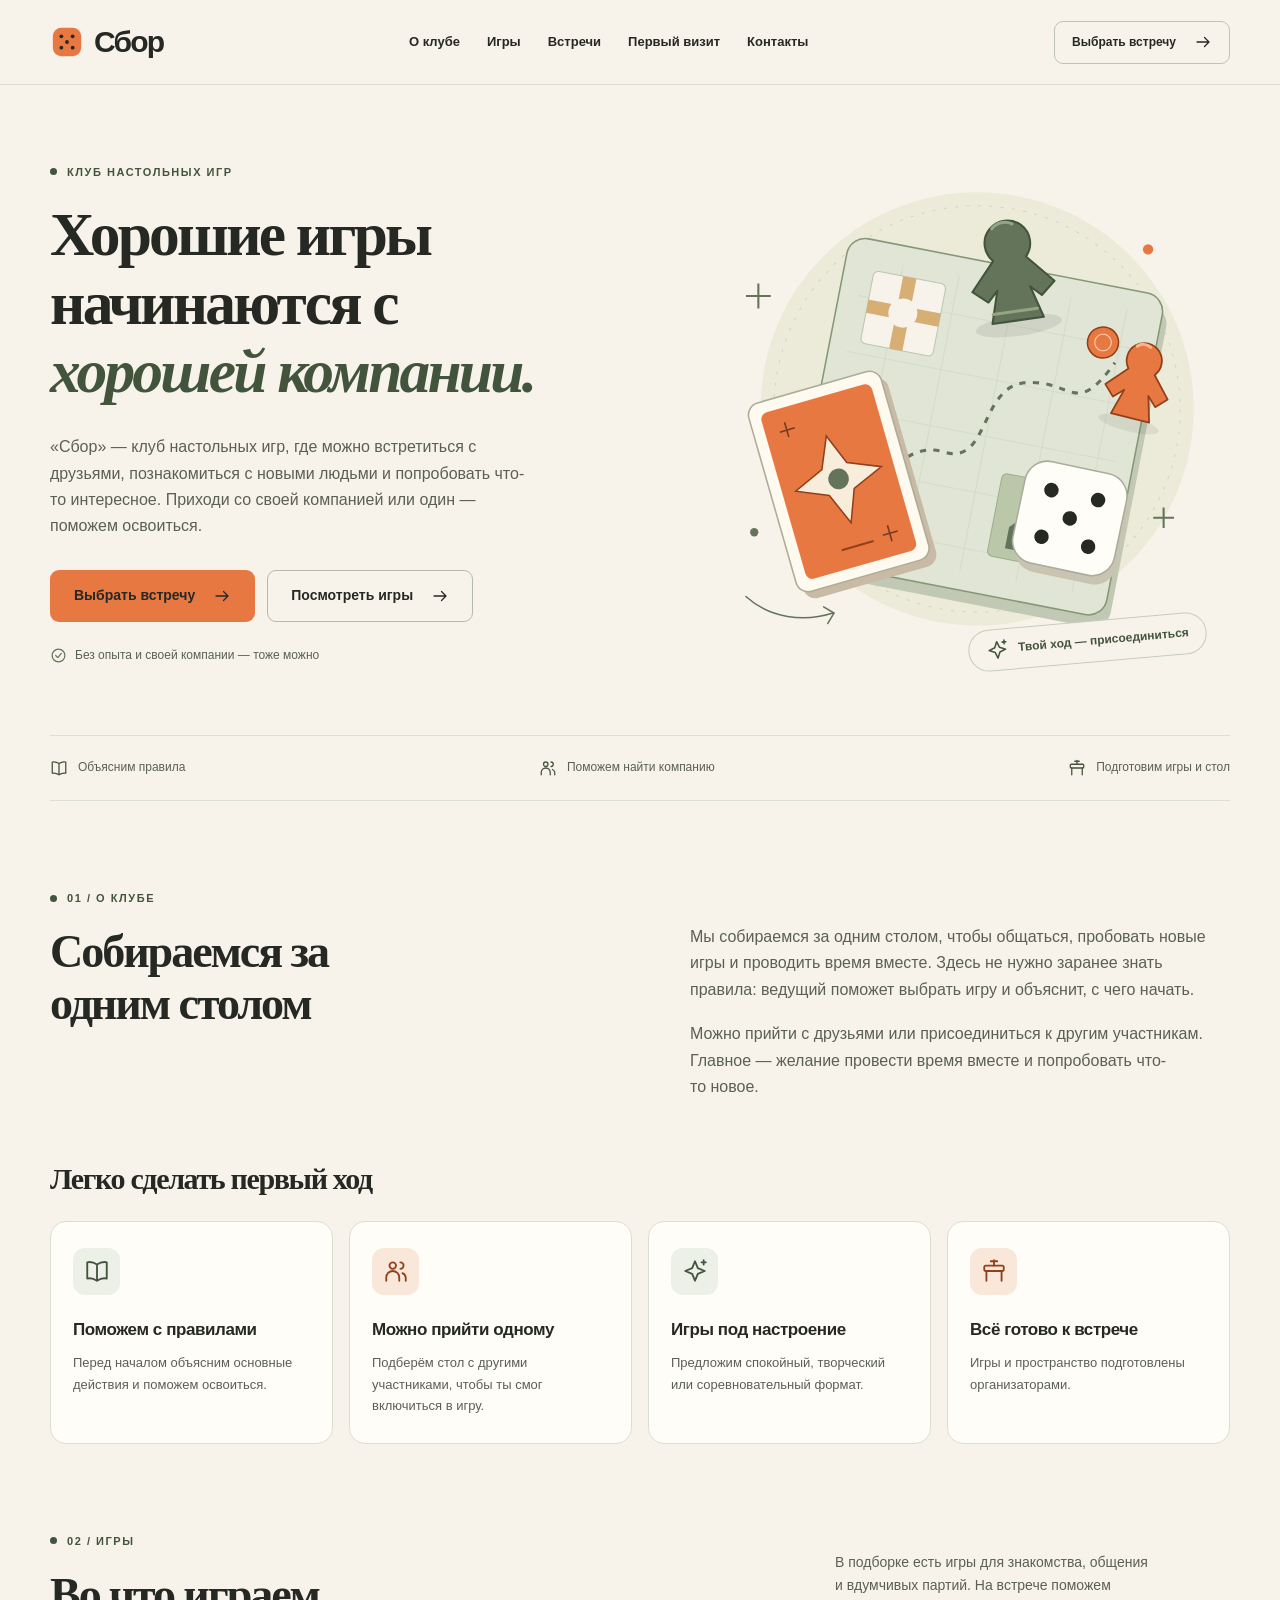
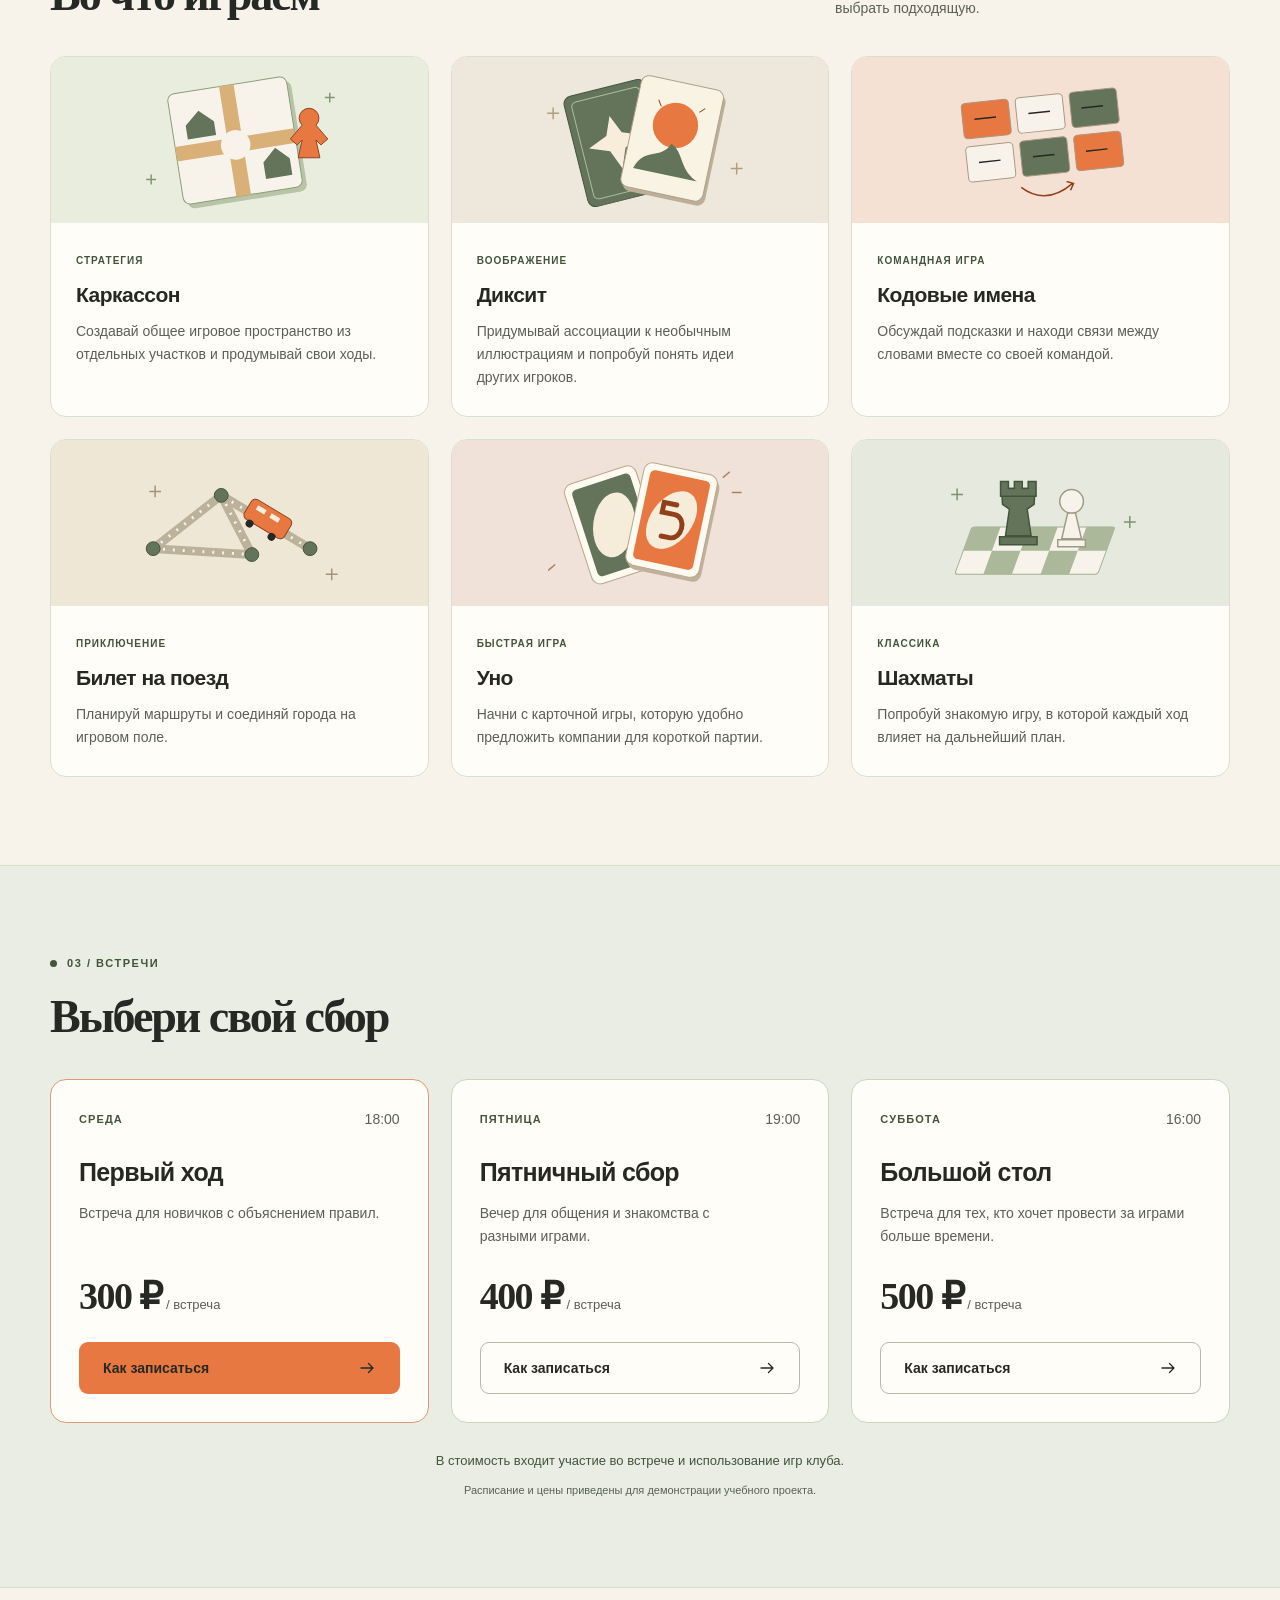
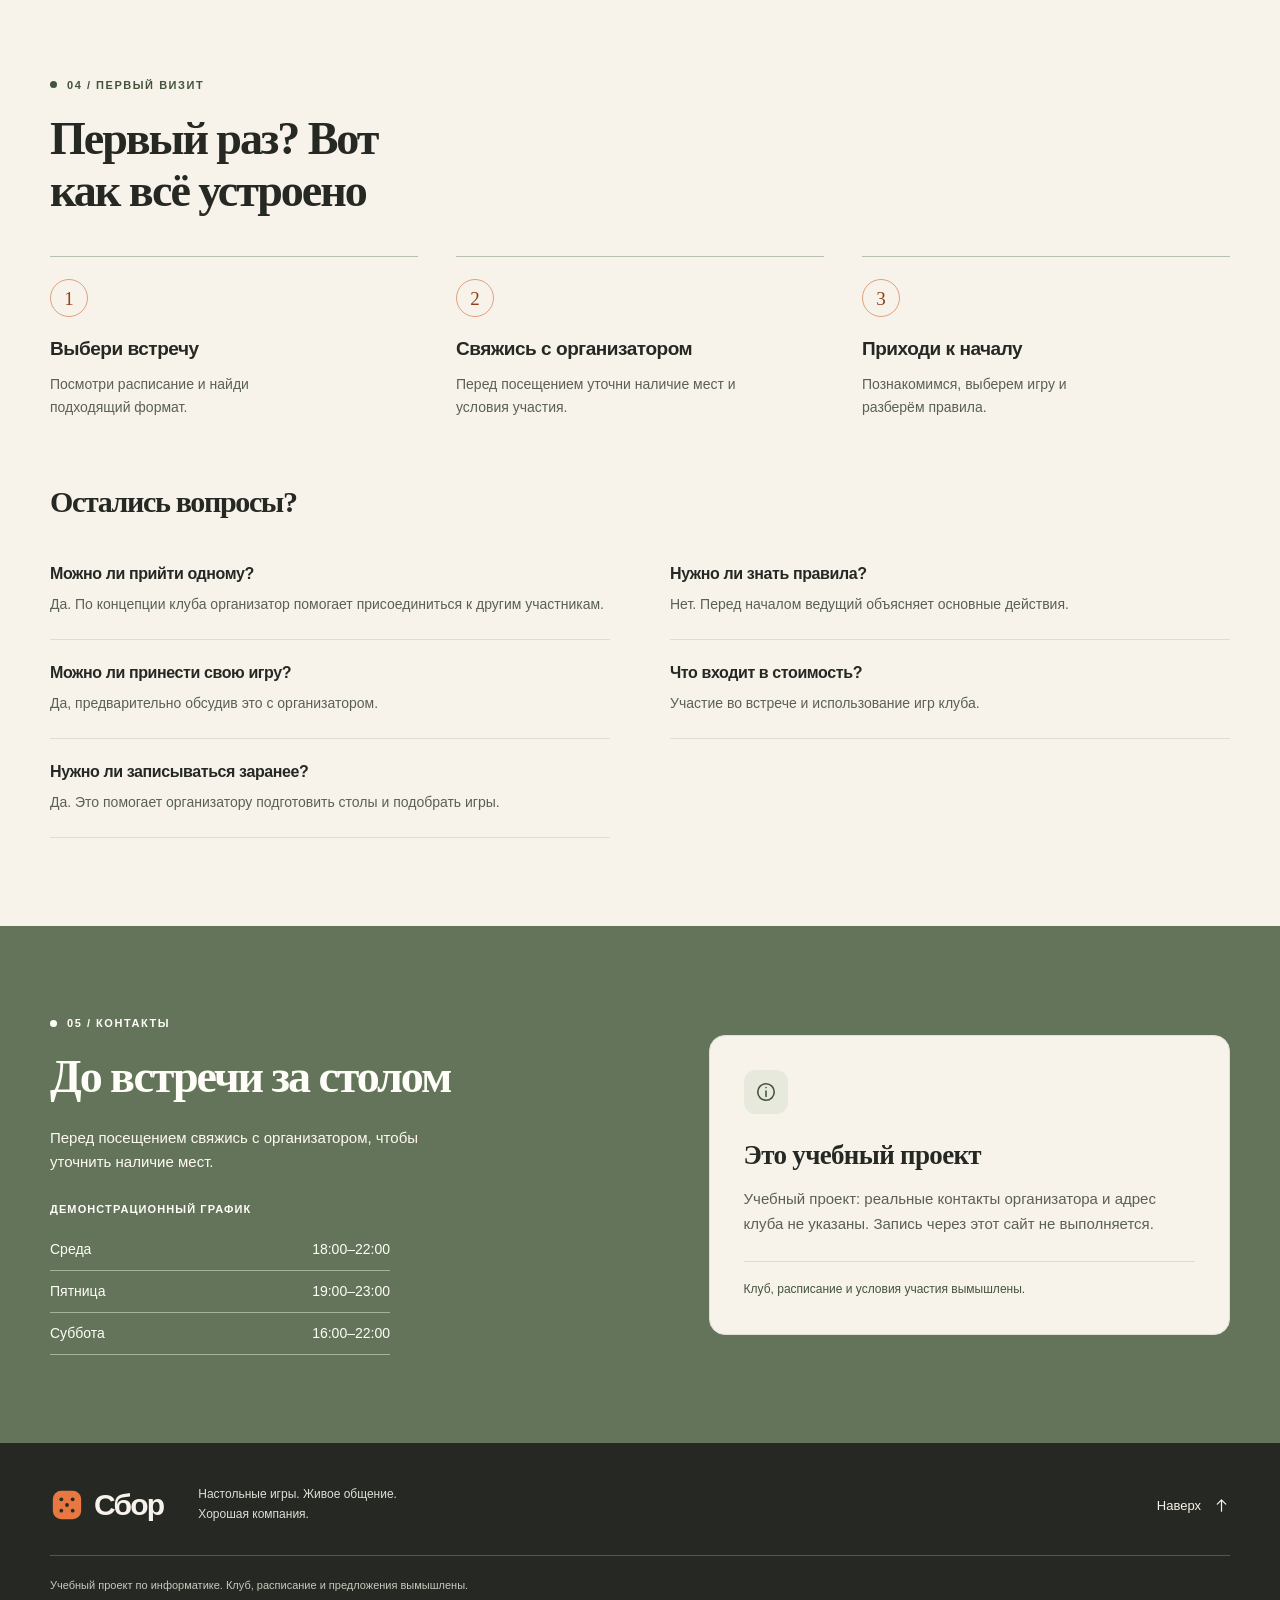
<file: 1/index.html>
<!DOCTYPE html>
<html lang="ru">
<head>
  <meta charset="UTF-8">
  <meta name="viewport" content="width=device-width, initial-scale=1.0">
  <meta name="description" content="Сбор — учебный проект клуба настольных игр. Познакомься с клубом, посмотри игры и выбери формат встречи. Можно прийти без опыта и своей компании.">
  <meta name="theme-color" content="#F7F3EA">
  <title>Сбор — настольные игры и хорошая компания</title>
  <style>
    /* Палитра, базовая типографика и доступность */
    :root {
      --paper: #f7f3ea;
      --ink: #252823;
      --muted: #5b6055;
      --orange: #e87842;
      --orange-dark: #91401b;
      --green: #63745a;
      --green-dark: #43543c;
      --line: #dcded2;
      --white: #fffdf8;
      --radius: 16px;
    }
    * { box-sizing: border-box; }
    html { scroll-behavior: smooth; }
    body { margin: 0; background: var(--paper); color: var(--ink); font-family: Arial, Helvetica, sans-serif; font-size: 16px; line-height: 1.65; }
    button, a { -webkit-tap-highlight-color: transparent; }
    button { font: inherit; }
    a { color: inherit; text-decoration: none; }
    svg { display: block; max-width: 100%; }
    h1, h2, h3, p { margin: 0; }
    h1, h2 { font-family: Georgia, "Times New Roman", serif; font-weight: 700; letter-spacing: -.045em; line-height: 1.12; text-wrap: balance; }
    h2 { font-size: clamp(32px, 3.6vw, 48px); }
    h3 { font-size: 21px; line-height: 1.25; letter-spacing: -.025em; }
    p { text-wrap: pretty; }
    a:focus-visible, button:focus-visible { outline: 3px solid var(--orange-dark); outline-offset: 5px; }
    section[id], main[id] { scroll-margin-top: 110px; }
    .container { width: min(1180px, calc(100% - 80px)); margin-inline: auto; }
    .section { padding-block: 88px; }
    .eyebrow { display: flex; align-items: center; gap: 10px; margin-bottom: 19px; color: var(--green-dark); font-size: 11px; font-weight: 700; letter-spacing: .14em; text-transform: uppercase; }
    .eyebrow::before { content: ""; width: 7px; height: 7px; background: currentColor; border-radius: 50%; flex-shrink: 0; }
    .section-intro { max-width: 610px; margin-top: 22px; color: var(--muted); }
    .icon { width: 22px; height: 22px; flex-shrink: 0; fill: none; stroke: currentColor; stroke-width: 1.7; stroke-linecap: round; stroke-linejoin: round; }
    .button { display: inline-flex; justify-content: center; align-items: center; gap: 18px; min-height: 52px; padding: 13px 23px; border: 1px solid transparent; border-radius: 9px; font-size: 14px; font-weight: 700; line-height: 1.35; transition: background .18s, transform .18s, border-color .18s; }
    .button-primary { background: var(--orange); color: var(--ink); }
    .button-secondary { border-color: #b5bbab; background: transparent; }
    .button .icon { width: 18px; height: 18px; }
    .skip-link { position: fixed; top: 12px; left: 12px; z-index: 100; padding: 10px 16px; border-radius: 8px; background: var(--ink); color: var(--white); transform: translateY(-160%); }
    .skip-link:focus { transform: translateY(0); }
    .svg-library { position: absolute; width: 0; height: 0; overflow: hidden; }

    /* Закреплённая шапка и мобильное меню */
    .site-header { position: sticky; top: 0; z-index: 20; border-bottom: 1px solid var(--line); background: var(--paper); }
    .header-inner { position: relative; display: flex; align-items: center; justify-content: space-between; gap: 24px; min-height: 84px; }
    .logo { display: inline-flex; align-items: center; gap: 10px; font-size: 30px; font-weight: 800; line-height: 1; letter-spacing: -.06em; }
    .logo-mark { width: 34px; height: 34px; color: var(--orange); }
    .navigation { display: flex; align-items: center; gap: 27px; }
    .navigation a { padding-block: 14px; font-size: 13px; font-weight: 700; transition: color .18s; }
    .header-cta { min-height: 43px; padding: 10px 17px; font-size: 12px; border-color: #bec4b4; }
    .menu-toggle { display: none; align-items: center; justify-content: center; gap: 8px; min-height: 44px; padding: 9px 12px; border: 1px solid #b5bbab; border-radius: 8px; background: transparent; color: var(--ink); font-size: 13px; font-weight: 700; cursor: pointer; }

    /* Первый экран: типографика и собственная SVG-композиция */
    .hero { display: grid; grid-template-columns: 1.13fr 1fr; align-items: center; gap: 32px; padding-top: 70px; padding-bottom: 62px; }
    .hero h1 { max-width: 660px; font-size: clamp(46px, 4.8vw, 69px); }
    .hero h1 em { position: relative; color: var(--green-dark); font-weight: inherit; }
    .hero-description { max-width: 475px; margin-top: 28px; color: var(--muted); font-size: 16px; }
    .hero-actions { display: flex; flex-wrap: wrap; gap: 12px; margin-top: 30px; }
    .hero-note { display: flex; align-items: center; gap: 8px; margin-top: 24px; color: var(--muted); font-size: 12px; }
    .hero-note .icon { width: 17px; height: 17px; color: var(--green); }
    .hero-art { position: relative; min-width: 0; }
    .hero-art > svg { width: 100%; height: auto; }
    .art-caption { position: absolute; right: 23px; bottom: 10px; display: flex; align-items: center; gap: 10px; padding: 9px 17px; border: 1px solid #c6cdbb; border-radius: 50px; background: var(--paper); color: var(--green-dark); font-size: 12px; font-weight: 700; transform: rotate(-5deg); }
    .hero-bottom { display: flex; justify-content: space-between; gap: 24px; padding-block: 22px; border-top: 1px solid var(--line); border-bottom: 1px solid var(--line); color: var(--muted); font-size: 12px; }
    .hero-bottom span { display: flex; align-items: center; gap: 10px; }
    .hero-bottom .icon { width: 18px; height: 18px; color: var(--green-dark); }

    /* О клубе и преимущества */
    .about-layout { display: grid; grid-template-columns: 1fr 1fr; gap: 100px; align-items: start; }
    .about-layout h2 { max-width: 400px; }
    .about-copy { padding-top: 35px; color: var(--muted); }
    .about-copy p + p { margin-top: 18px; }
    .benefits { margin-top: 62px; }
    .benefits h2 { font-size: 30px; }
    .benefit-grid { display: grid; grid-template-columns: repeat(4, minmax(0, 1fr)); gap: 16px; margin-top: 25px; }
    .benefit-card { padding: 26px 22px; border: 1px solid var(--line); border-radius: var(--radius); background: var(--white); }
    .benefit-icon { display: flex; align-items: center; justify-content: center; width: 47px; height: 47px; margin-bottom: 24px; border-radius: 12px; background: #edf0e7; color: var(--green-dark); }
    .benefit-card:nth-child(even) .benefit-icon { background: #f9e7d9; color: var(--orange-dark); }
    .benefit-icon .icon { width: 26px; height: 26px; }
    .benefit-card h3 { font-size: 17px; }
    .benefit-card p { margin-top: 12px; color: var(--muted); font-size: 13px; }

    /* Игры: карточки с декоративными, а не официальными обложками */
    .games-section { padding-top: 0; }
    .section-heading-row { display: flex; justify-content: space-between; align-items: end; gap: 28px; }
    .section-heading-row .section-intro { max-width: 395px; margin-top: 0; font-size: 14px; }
    .game-grid { display: grid; grid-template-columns: repeat(3, minmax(0, 1fr)); gap: 22px; margin-top: 36px; }
    .game-card { overflow: hidden; border: 1px solid var(--line); border-radius: var(--radius); background: var(--white); transition: transform .2s, box-shadow .2s; }
    .game-art { display: flex; align-items: center; justify-content: center; height: 166px; padding: 9px 20px; background: #e8edde; }
    .game-art svg { width: 280px; height: 148px; }
    .game-card:nth-child(2) .game-art { background: #eee7db; }
    .game-card:nth-child(3) .game-art { background: #f5e1d3; }
    .game-card:nth-child(4) .game-art { background: #eee7d5; }
    .game-card:nth-child(5) .game-art { background: #f0e2d9; }
    .game-card:nth-child(6) .game-art { background: #e5e9de; }
    .game-copy { padding: 23px 25px 27px; }
    .category { display: inline-block; margin-bottom: 12px; color: var(--green-dark); font-size: 10px; font-weight: 700; letter-spacing: .1em; text-transform: uppercase; }
    .game-copy p { margin-top: 12px; color: var(--muted); font-size: 14px; }

    /* Форматы встреч и стоимость */
    .meetings-section { border-top: 1px solid #d5ddcc; border-bottom: 1px solid #d5ddcc; background: #e9ede3; }
    .meeting-grid { display: grid; grid-template-columns: repeat(3, minmax(0, 1fr)); gap: 22px; margin-top: 36px; }
    .meeting-card { display: flex; flex-direction: column; padding: 28px; border: 1px solid #cbd3c2; border-radius: var(--radius); background: var(--white); }
    .meeting-card:first-child { border-color: #da9a74; }
    .meeting-top { display: flex; align-items: center; justify-content: space-between; gap: 12px; margin-bottom: 26px; }
    .meeting-day { color: var(--green-dark); font-size: 11px; font-weight: 700; letter-spacing: .1em; text-transform: uppercase; }
    .meeting-time { color: var(--muted); font-size: 14px; }
    .meeting-card h3 { font-size: 25px; }
    .meeting-card p { flex: 1; margin-top: 14px; color: var(--muted); font-size: 14px; }
    .meeting-price { margin-top: 28px; margin-bottom: 24px; font-family: Georgia, "Times New Roman", serif; font-size: 38px; font-weight: 700; line-height: 1.1; letter-spacing: -.04em; }
    .meeting-price span { margin-left: 4px; color: var(--muted); font-family: Arial, Helvetica, sans-serif; font-size: 13px; font-weight: 400; letter-spacing: 0; }
    .meeting-card .button { width: 100%; justify-content: space-between; }
    .meeting-notes { display: flex; flex-direction: column; align-items: center; gap: 9px; margin-top: 27px; text-align: center; }
    .meeting-notes p { color: var(--green-dark); font-size: 13px; }
    .meeting-notes .demo-note { color: var(--muted); font-size: 11px; }

    /* Первый визит и открытые ответы на вопросы */
    .visit-section h2 { max-width: 650px; }
    .visit-steps { display: grid; grid-template-columns: repeat(3, minmax(0, 1fr)); gap: 38px; margin: 40px 0 0; padding: 0; list-style: none; }
    .visit-steps li { padding-top: 22px; border-top: 1px solid #b8c0ae; }
    .step-number { display: inline-flex; align-items: center; justify-content: center; width: 38px; height: 38px; margin-bottom: 20px; border: 1px solid #dda17f; border-radius: 50%; color: var(--orange-dark); font-family: Georgia, "Times New Roman", serif; font-size: 19px; }
    .visit-steps h3 { font-size: 19px; }
    .visit-steps p { max-width: 295px; margin-top: 12px; color: var(--muted); font-size: 14px; }
    .faq { margin-top: 66px; }
    .faq h2 { font-size: 30px; }
    .faq-grid { display: grid; grid-template-columns: 1fr 1fr; gap: 0 60px; margin-top: 22px; }
    .faq-item { padding: 23px 0; border-bottom: 1px solid var(--line); }
    .faq-item h3 { font-size: 16px; }
    .faq-item p { margin-top: 9px; color: var(--muted); font-size: 14px; }

    /* Контакты учебного проекта и подвал */
    .contacts-section { background: var(--green); color: var(--white); }
    .contact-layout { display: grid; grid-template-columns: 1.1fr 1fr; gap: 85px; align-items: center; }
    .contacts-section .eyebrow { color: var(--white); }
    .contact-description { max-width: 420px; margin-top: 23px; color: #fffaf0; font-size: 15px; }
    .schedule { margin-top: 28px; }
    .schedule h3 { margin-bottom: 12px; color: var(--white); font-size: 11px; letter-spacing: .1em; text-transform: uppercase; }
    .schedule dl { max-width: 340px; margin: 0; font-size: 14px; }
    .schedule-row { display: flex; justify-content: space-between; gap: 20px; padding-block: 9px; border-bottom: 1px solid #a5b19c; }
    .schedule dd { margin: 0; font-variant-numeric: tabular-nums; }
    .contact-note { position: relative; padding: 34px; border: 1px solid #e0e0d1; border-radius: var(--radius); background: var(--paper); color: var(--ink); }
    .contact-note .note-icon { display: flex; align-items: center; justify-content: center; width: 44px; height: 44px; margin-bottom: 25px; border-radius: 12px; background: #e6e9dc; color: var(--green-dark); }
    .contact-note h3 { font-family: Georgia, "Times New Roman", serif; font-size: 27px; }
    .contact-note p { margin-top: 15px; color: var(--muted); font-size: 15px; }
    .contact-note .note-bottom { margin-top: 24px; padding-top: 18px; border-top: 1px solid #d7dccd; color: var(--green-dark); font-size: 12px; }
    .site-footer { padding-block: 40px 27px; background: var(--ink); color: var(--paper); }
    .footer-top { display: flex; justify-content: space-between; align-items: center; gap: 30px; }
    .footer-brand { display: flex; align-items: center; gap: 35px; }
    .footer-brand p { color: #dedfd5; font-size: 12px; }
    .back-top { display: inline-flex; align-items: center; gap: 12px; min-height: 44px; font-size: 13px; }
    .back-top .icon { transform: rotate(-90deg); width: 17px; height: 17px; }
    .footer-bottom { margin-top: 28px; padding-top: 20px; border-top: 1px solid #53574c; color: #c7cabe; font-size: 11px; }
    .site-footer a:focus-visible, .contacts-section a:focus-visible { outline-color: #fff2d4; }

    @media (hover: hover) {
      .button-primary:hover { background: #ef8d5b; transform: translateY(-2px); }
      .button-secondary:hover { background: #e9ede2; border-color: var(--green); transform: translateY(-2px); }
      .navigation a:hover { color: var(--orange-dark); }
      .game-card:hover { transform: translateY(-4px); box-shadow: 0 8px 22px #2528230b; }
      .back-top:hover { color: #f4a778; }
    }
    @media (max-width: 1050px) {
      .container { width: calc(100% - 56px); }
      .navigation { gap: 19px; }
      .header-cta { display: none; }
      .hero { gap: 10px; padding-top: 50px; }
      .hero h1 { font-size: clamp(43px, 5.4vw, 58px); }
      .hero-actions { gap: 9px; }
      .hero-actions .button { padding-inline: 18px; gap: 10px; }
      .about-layout { gap: 55px; }
      .benefit-grid { grid-template-columns: repeat(2, minmax(0, 1fr)); }
      .benefit-card { display: grid; grid-template-columns: 46px 1fr; align-items: start; gap: 0 20px; }
      .benefit-icon { grid-row: span 2; margin: 0; }
      .benefit-card p { grid-column: 2; }
      .game-copy { padding-inline: 20px; }
      .meeting-card { padding: 23px; }
      .meeting-card h3 { font-size: 22px; }
      .contact-layout { gap: 45px; }
    }
    @media (max-width: 760px) {
      .container { width: calc(100% - 40px); }
      .section { padding-block: 64px; }
      section[id], main[id] { scroll-margin-top: 90px; }
      .header-inner { flex-wrap: wrap; gap: 0; min-height: 72px; padding-block: 18px; }
      .logo { font-size: 27px; }
      .logo-mark { width: 30px; height: 30px; }
      .navigation { flex-basis: 100%; display: grid; grid-template-columns: repeat(3, minmax(0, 1fr)); gap: 0 12px; margin-top: 12px; }
      .navigation a { padding: 9px 0; font-size: 12px; }
      .js .header-inner { flex-wrap: nowrap; padding-block: 12px; }
      .js .menu-toggle { display: inline-flex; }
      .js .navigation { position: absolute; top: 100%; left: -20px; right: -20px; display: none; gap: 0; margin-top: 0; padding: 10px 20px 18px; border-bottom: 1px solid var(--line); background: var(--paper); box-shadow: 0 10px 16px #2528230a; }
      .js .navigation.is-open { display: flex; flex-direction: column; align-items: stretch; }
      .js .navigation a { min-height: 44px; padding: 11px 12px; border-radius: 6px; font-size: 14px; }
      .hero { grid-template-columns: 1fr; gap: 22px; padding-top: 40px; padding-bottom: 33px; }
      .hero h1 { max-width: 600px; font-size: clamp(43px, 7.5vw, 62px); }
      .hero-description { max-width: 550px; margin-top: 23px; }
      .hero-actions { margin-top: 25px; }
      .hero-note { margin-top: 20px; }
      .hero-art { width: min(450px, 100%); margin: 0 auto; }
      .art-caption { bottom: 5px; }
      .hero-bottom { justify-content: center; flex-wrap: wrap; gap: 12px 22px; padding-block: 19px; }
      .about-layout { grid-template-columns: 1fr; gap: 23px; }
      .about-layout h2 { max-width: 550px; }
      .about-copy { max-width: 620px; padding-top: 0; }
      .benefits { margin-top: 40px; }
      .benefit-card { display: block; padding: 23px; }
      .benefit-icon { margin-bottom: 19px; }
      .section-heading-row { display: block; }
      .section-heading-row .section-intro { max-width: 580px; margin-top: 20px; }
      .games-section { padding-top: 0; }
      .game-grid { grid-template-columns: repeat(2, minmax(0, 1fr)); gap: 16px; margin-top: 28px; }
      .game-art { height: 150px; padding-inline: 10px; }
      .game-art svg { height: 135px; }
      .game-copy { padding: 20px; }
      .meeting-grid { grid-template-columns: 1fr; gap: 17px; margin-top: 28px; }
      .meeting-card { display: grid; grid-template-columns: 1fr auto; gap: 0 20px; padding: 26px; }
      .meeting-top { grid-column: 1 / -1; margin-bottom: 20px; }
      .meeting-card h3 { grid-column: 1; font-size: 25px; }
      .meeting-card p { grid-column: 1; max-width: 380px; margin-top: 11px; }
      .meeting-price { grid-column: 2; grid-row: 2 / 4; align-self: center; margin: 0; font-size: 33px; }
      .meeting-price span { display: block; margin: 5px 0 0; font-size: 11px; }
      .meeting-card .button { grid-column: 1 / -1; margin-top: 22px; }
      .visit-steps { gap: 20px; }
      .visit-steps h3 { font-size: 17px; }
      .visit-steps p { font-size: 13px; }
      .faq-grid { gap: 0 30px; }
      .contact-layout { grid-template-columns: 1fr; gap: 35px; }
      .contact-description { max-width: 540px; }
      .contact-note { max-width: 600px; }
      .footer-brand { display: block; }
      .footer-brand p { margin-top: 17px; max-width: 260px; }
    }
    @media (max-width: 460px) {
      .container { width: calc(100% - 36px); }
      .hero h1 { font-size: 43px; }
      .hero-description { font-size: 14px; }
      .hero-actions { display: grid; grid-template-columns: 1fr; }
      .hero-actions .button { justify-content: space-between; }
      .hero-note { font-size: 11px; }
      .hero-art { margin-top: 4px; }
      .art-caption { right: 0; bottom: 0; padding: 7px 12px; font-size: 10px; }
      .hero-bottom { flex-direction: column; align-items: center; gap: 10px; }
      .benefit-grid, .game-grid, .visit-steps, .faq-grid { grid-template-columns: 1fr; }
      .benefit-card { display: grid; grid-template-columns: 46px 1fr; gap: 0 17px; padding: 22px; }
      .benefit-icon { grid-row: span 2; margin: 0; }
      .benefit-card p { grid-column: 2; }
      .game-grid { gap: 20px; }
      .game-art { height: 170px; }
      .game-art svg { height: 150px; }
      .game-copy { padding: 23px; }
      .meeting-card { grid-template-columns: 1fr; padding: 25px; }
      .meeting-card h3, .meeting-card p, .meeting-price, .meeting-card .button { grid-column: 1; }
      .meeting-price { grid-row: auto; margin-top: 22px; }
      .meeting-price span { display: inline; margin-left: 5px; }
      .meeting-notes { align-items: start; text-align: left; }
      .visit-steps { gap: 24px; margin-top: 30px; }
      .visit-steps li { display: grid; grid-template-columns: 38px 1fr; gap: 0 17px; padding-top: 22px; }
      .step-number { grid-row: span 2; margin: 0; }
      .visit-steps h3 { align-self: center; font-size: 18px; }
      .visit-steps p { grid-column: 2; max-width: none; font-size: 14px; }
      .faq { margin-top: 45px; }
      .contact-note { padding: 27px; }
      .footer-top { align-items: start; gap: 18px; }
      .footer-brand p { max-width: 200px; }
      .back-top { white-space: nowrap; font-size: 12px; }
      .js .navigation { left: -18px; right: -18px; padding-inline: 18px; }
    }
    @media (max-width: 359px) {
      .hero h1 { font-size: 37px; }
      .benefit-card { display: block; }
      .benefit-icon { margin-bottom: 15px; }
      .footer-top { flex-direction: column; }
    }
    @media (prefers-reduced-motion: reduce) {
      html { scroll-behavior: auto; }
      *, *::before, *::after { transition: none !important; animation: none !important; }
    }
  </style>
</head>
<body>
  <a class="skip-link" href="#top">Перейти к содержимому</a>

  <!-- Локальная библиотека SVG-иконок: без внешних ресурсов -->
  <svg class="svg-library" xmlns="http://www.w3.org/2000/svg" aria-hidden="true" focusable="false">
    <defs>
      <symbol id="icon-arrow" viewBox="0 0 24 24"><path d="M4 12h16m-6-6 6 6-6 6"/></symbol>
      <symbol id="icon-book" viewBox="0 0 24 24"><path d="M12 6v15M3 4c4-1 6 0 9 2 3-2 5-3 9-2v15c-4-1-6 0-9 2-3-2-5-3-9-2Z"/></symbol>
      <symbol id="icon-people" viewBox="0 0 24 24"><circle cx="9" cy="7" r="3"/><path d="M3 21v-3a6 6 0 0 1 12 0v3m1-17a3 3 0 0 1 0 6m2 4a5 5 0 0 1 3 4v3"/></symbol>
      <symbol id="icon-spark" viewBox="0 0 24 24"><path d="m12 3 2.6 6.4L21 12l-6.4 2.6L12 21l-2.6-6.4L3 12l6.4-2.6ZM20 2v4m-2-2h4"/></symbol>
      <symbol id="icon-table" viewBox="0 0 24 24"><rect x="3" y="7" width="18" height="5" rx="1.5"/><path d="M5 12v9m14-9v9M9 3h6m-3-1v5"/></symbol>
      <symbol id="icon-check" viewBox="0 0 24 24"><circle cx="12" cy="12" r="9"/><path d="m8 12 3 3 5-6"/></symbol>
      <symbol id="icon-info" viewBox="0 0 24 24"><circle cx="12" cy="12" r="9"/><path d="M12 11v6m0-10v.2"/></symbol>
      <symbol id="icon-menu" viewBox="0 0 24 24"><path d="M4 6h16M4 12h16M4 18h16"/></symbol>
      <symbol id="logo-die" viewBox="0 0 36 36"><rect x="3" y="3" width="30" height="30" rx="9" fill="currentColor"/><g fill="#252823"><circle cx="12" cy="12" r="2"/><circle cx="24" cy="12" r="2"/><circle cx="18" cy="18" r="2"/><circle cx="12" cy="24" r="2"/><circle cx="24" cy="24" r="2"/></g></symbol>
    </defs>
  </svg>

  <!-- Шапка -->
  <header class="site-header">
    <div class="container header-inner">
      <a class="logo" href="#top" aria-label="Сбор — к началу страницы"><svg class="logo-mark" aria-hidden="true"><use href="#logo-die"/></svg>Сбор</a>
      <button class="menu-toggle" type="button" aria-controls="main-navigation" aria-expanded="false" aria-label="Открыть меню"><span>Меню</span><svg class="icon" aria-hidden="true"><use href="#icon-menu"/></svg></button>
      <nav class="navigation" id="main-navigation" aria-label="Основная навигация">
        <a href="#about">О клубе</a>
        <a href="#games">Игры</a>
        <a href="#meetings">Встречи</a>
        <a href="#first-visit">Первый визит</a>
        <a href="#contacts">Контакты</a>
      </nav>
      <a class="button button-secondary header-cta" href="#meetings">Выбрать встречу<svg class="icon" aria-hidden="true"><use href="#icon-arrow"/></svg></a>
    </div>
  </header>

  <main id="top">
    <!-- Главный экран -->
    <section class="container hero" aria-labelledby="hero-title">
      <div>
        <p class="eyebrow">Клуб настольных игр</p>
        <h1 id="hero-title">Хорошие игры начинаются с <em>хорошей компании.</em></h1>
        <p class="hero-description">«Сбор» — клуб настольных игр, где можно встретиться с друзьями, познакомиться с новыми людьми и попробовать что-то интересное. Приходи со своей компанией или один — поможем освоиться.</p>
        <div class="hero-actions">
          <a class="button button-primary" href="#meetings">Выбрать встречу<svg class="icon" aria-hidden="true"><use href="#icon-arrow"/></svg></a>
          <a class="button button-secondary" href="#games">Посмотреть игры<svg class="icon" aria-hidden="true"><use href="#icon-arrow"/></svg></a>
        </div>
        <p class="hero-note"><svg class="icon" aria-hidden="true"><use href="#icon-check"/></svg>Без опыта и своей компании — тоже можно</p>
      </div>
      <div class="hero-art" aria-hidden="true">
        <svg viewBox="0 0 520 500" xmlns="http://www.w3.org/2000/svg" focusable="false">
          <defs><pattern id="board-grid" width="55" height="55" patternUnits="userSpaceOnUse"><path d="M55 0H0V55" fill="none" stroke="#cbd2bd" stroke-width="1"/></pattern></defs>
          <circle cx="276" cy="245" r="209" fill="#ecebda"/>
          <circle cx="276" cy="245" r="196" fill="none" stroke="#d2d5c3" stroke-dasharray="3 8"/>
          <path d="M53 136h24m-12-12v24M446 350h20m-10-10v20" stroke="#63745a" stroke-width="2"/>
          <circle cx="441" cy="91" r="5" fill="#e87842"/><circle cx="61" cy="364" r="4" fill="#63745a"/>
          <g transform="translate(121 104) rotate(11 154 157)">
            <rect x="6" y="11" width="310" height="316" rx="18" fill="#c1c9b4"/>
            <rect width="310" height="316" rx="18" fill="#e0e5d5" stroke="#869777" stroke-width="1.5"/>
            <rect x="18" y="18" width="274" height="280" rx="8" fill="url(#board-grid)"/>
            <path d="M33 242c44 2 51-59 96-54s21-70 65-81 52 25 80-35" fill="none" stroke="#63745a" stroke-width="3" stroke-dasharray="6 7"/>
            <rect x="29" y="29" width="71" height="71" rx="5" fill="#f7f3ea" stroke="#bdc7ad"/>
            <path d="M29 64h71m-36-35v71" stroke="#d7ae73" stroke-width="13"/>
            <circle cx="64" cy="64" r="14" fill="#f7f3ea"/>
            <rect x="188" y="197" width="81" height="81" rx="5" fill="#bbc7a9" stroke="#9eae8c"/>
            <path d="m204 247 16-16 17 16v21h-33Zm9-16v-15h14v15" fill="#63745a"/><path d="m224 252 15-16 17 16v16h-32Z" fill="#7e906b"/>
            <circle cx="259" cy="55" r="15" fill="#e87842" stroke="#91401b" stroke-width="1.5"/><circle cx="259" cy="55" r="8" fill="none" stroke="#f7d2b8"/>
          </g>
          <g transform="translate(76 221) rotate(-16 65 94)">
            <rect x="5" y="8" width="133" height="189" rx="12" fill="#c9baa6"/>
            <rect width="133" height="189" rx="12" fill="#fffaf0" stroke="#adac96" stroke-width="1.5"/>
            <rect x="11" y="11" width="111" height="167" rx="7" fill="#e87842"/>
            <path d="M25 33h15m-8-8v15m61 116h15m-8-8v16" stroke="#733b23" stroke-width="1.5"/>
            <path d="m67 49 12 30 31 13-31 13-12 31-13-31-30-13 30-13Z" fill="#f7edda" stroke="#91401b" stroke-width="1.5"/>
            <circle cx="67" cy="92" r="10" fill="#63745a"/>
            <path d="M51 159h32" stroke="#91401b" stroke-width="2"/>
          </g>
          <g transform="translate(315 301) rotate(12 52 52)">
            <rect x="4" y="8" width="100" height="100" rx="22" fill="#c9c4b1"/>
            <rect width="100" height="100" rx="22" fill="#fffdf8" stroke="#a9ad9b" stroke-width="1.5"/>
            <g fill="#252823"><circle cx="27" cy="27" r="7"/><circle cx="73" cy="27" r="7"/><circle cx="50" cy="50" r="7"/><circle cx="27" cy="73" r="7"/><circle cx="73" cy="73" r="7"/></g>
          </g>
          <g transform="translate(264 57) rotate(-8 45 55)">
            <ellipse cx="45" cy="108" rx="42" ry="10" fill="#252823" opacity=".09"/>
            <path d="M29 43a22 22 0 1 1 32 0l24 27-14 12-10-10 9 31H20l9-31-10 10L5 70Z" fill="#63745a" stroke="#43543c" stroke-width="2" stroke-linejoin="round"/>
            <path d="M32 12a16 16 0 0 1 20-2M22 94h43" fill="none" stroke="#93a583" stroke-width="3" stroke-linecap="round"/>
          </g>
          <g transform="translate(398 178) rotate(14 35 42)">
            <ellipse cx="34" cy="83" rx="30" ry="7" fill="#252823" opacity=".08"/>
            <path d="M21 31a17 17 0 1 1 26 0l18 20-10 10-9-9 7 25H15l7-25-9 9L3 51Z" fill="#e87842" stroke="#91401b" stroke-width="1.7" stroke-linejoin="round"/>
            <path d="M24 8a11 11 0 0 1 13-2" fill="none" stroke="#f9b38d" stroke-width="3" stroke-linecap="round"/>
          </g>
          <path d="M53 426c23 21 56 25 84 16m-9-6 10 6-6 10" fill="none" stroke="#63745a" stroke-width="1.5" stroke-linecap="round"/>
        </svg>
        <span class="art-caption"><svg class="icon"><use href="#icon-spark"/></svg>Твой ход — присоединиться</span>
      </div>
    </section>
    <div class="container hero-bottom" aria-label="Что ждёт в клубе">
      <span><svg class="icon" aria-hidden="true"><use href="#icon-book"/></svg>Объясним правила</span>
      <span><svg class="icon" aria-hidden="true"><use href="#icon-people"/></svg>Поможем найти компанию</span>
      <span><svg class="icon" aria-hidden="true"><use href="#icon-table"/></svg>Подготовим игры и стол</span>
    </div>

    <!-- О клубе и преимущества -->
    <section class="container section" id="about" aria-labelledby="about-title">
      <div class="about-layout">
        <div><p class="eyebrow">01 / О клубе</p><h2 id="about-title">Собираемся за одним столом</h2></div>
        <div class="about-copy">
          <p>Мы собираемся за одним столом, чтобы общаться, пробовать новые игры и проводить время вместе. Здесь не нужно заранее знать правила: ведущий поможет выбрать игру и объяснит, с чего начать.</p>
          <p>Можно прийти с друзьями или присоединиться к другим участникам. Главное — желание провести время вместе и попробовать что-то новое.</p>
        </div>
      </div>
      <div class="benefits">
        <h2>Легко сделать первый ход</h2>
        <div class="benefit-grid">
          <article class="benefit-card"><div class="benefit-icon"><svg class="icon" aria-hidden="true"><use href="#icon-book"/></svg></div><h3>Поможем с правилами</h3><p>Перед началом объясним основные действия и поможем освоиться.</p></article>
          <article class="benefit-card"><div class="benefit-icon"><svg class="icon" aria-hidden="true"><use href="#icon-people"/></svg></div><h3>Можно прийти одному</h3><p>Подберём стол с другими участниками, чтобы ты смог включиться в игру.</p></article>
          <article class="benefit-card"><div class="benefit-icon"><svg class="icon" aria-hidden="true"><use href="#icon-spark"/></svg></div><h3>Игры под настроение</h3><p>Предложим спокойный, творческий или соревновательный формат.</p></article>
          <article class="benefit-card"><div class="benefit-icon"><svg class="icon" aria-hidden="true"><use href="#icon-table"/></svg></div><h3>Всё готово к встрече</h3><p>Игры и пространство подготовлены организаторами.</p></article>
        </div>
      </div>
    </section>

    <!-- Подборка игр -->
    <section class="container section games-section" id="games" aria-labelledby="games-title">
      <div class="section-heading-row">
        <div><p class="eyebrow">02 / Игры</p><h2 id="games-title">Во что играем</h2></div>
        <p class="section-intro">В подборке есть игры для знакомства, общения и вдумчивых партий. На встрече поможем выбрать подходящую.</p>
      </div>
      <div class="game-grid">
        <article class="game-card">
          <div class="game-art" aria-hidden="true">
            <svg viewBox="0 0 280 150" focusable="false"><g transform="translate(75 19) rotate(-9 61 57)"><rect x="4" y="5" width="122" height="113" rx="7" fill="#b8c3a8"/><rect width="122" height="113" rx="7" fill="#f7f3ea" stroke="#8c9d7b"/><path d="M0 61h122m-61-61v113" stroke="#d9b078" stroke-width="15"/><path d="m14 34 15-13 14 13v14H14Zm72 49 14-13 13 13v17H86Z" fill="#63745a"/><circle cx="61" cy="61" r="15" fill="#f7f3ea"/></g><g fill="#e87842" stroke="#91401b" stroke-linejoin="round"><path d="M204 60a10 10 0 1 1 14 0l12 14-7 6-5-5 4 18h-22l4-18-5 5-7-6Z"/></g><path d="M46 115h10m-5-5v10m176-88h10m-5-5v10" stroke="#849574" stroke-width="1.5"/></svg>
          </div>
          <div class="game-copy"><span class="category">Стратегия</span><h3>Каркассон</h3><p>Создавай общее игровое пространство из отдельных участков и продумывай свои ходы.</p></div>
        </article>
        <article class="game-card">
          <div class="game-art" aria-hidden="true">
            <svg viewBox="0 0 280 150" focusable="false"><g transform="translate(74 20) rotate(-14 45 58)"><rect width="85" height="115" rx="8" fill="#63745a" stroke="#43543c"/><rect x="7" y="7" width="71" height="101" rx="5" fill="none" stroke="#aebc9b"/><path d="m42 29 8 19 20 8-20 8-8 20-8-20-20-8 20-8Z" fill="#f7edda"/></g><g transform="translate(130 16) rotate(12 43 58)"><rect x="3" y="4" width="85" height="115" rx="8" fill="#bdae97"/><rect width="85" height="115" rx="8" fill="#f9f3e4" stroke="#ada28b"/><circle cx="43" cy="44" r="23" fill="#e87842"/><path d="M10 95c8-24 25-13 33-32 14 6 13 24 33 32" fill="#63745a"/><path d="m21 22 4 6m39-2 5-5" stroke="#91401b"/></g><path d="M46 48h12m-6-6v12m180 50h12m-6-6v12" stroke="#b29d7e" stroke-width="1.5"/></svg>
          </div>
          <div class="game-copy"><span class="category">Воображение</span><h3>Диксит</h3><p>Придумывай ассоциации к необычным иллюстрациям и попробуй понять идеи других игроков.</p></div>
        </article>
        <article class="game-card">
          <div class="game-art" aria-hidden="true">
            <svg viewBox="0 0 280 150" focusable="false"><g transform="translate(63 30) rotate(-6 78 45)" stroke="#a99880"><rect width="48" height="36" rx="4" fill="#e87842"/><rect x="55" width="48" height="36" rx="4" fill="#f7f3ea"/><rect x="110" width="48" height="36" rx="4" fill="#63745a"/><rect y="44" width="48" height="36" rx="4" fill="#f7f3ea"/><rect x="55" y="44" width="48" height="36" rx="4" fill="#63745a"/><rect x="110" y="44" width="48" height="36" rx="4" fill="#e87842"/></g><g transform="translate(62 29) rotate(-6 78 45)" stroke="#252823" stroke-width="1.5"><path d="M13 18h22m33 0h22m32 0h22M13 62h22m33 0h22m32 0h22"/></g><path d="M120 123q25 19 52-4m-6-2 7 2-3 7" fill="none" stroke="#91401b" stroke-width="1.5"/></svg>
          </div>
          <div class="game-copy"><span class="category">Командная игра</span><h3>Кодовые имена</h3><p>Обсуждай подсказки и находи связи между словами вместе со своей командой.</p></div>
        </article>
        <article class="game-card">
          <div class="game-art" aria-hidden="true">
            <svg viewBox="0 0 280 150" focusable="false"><path d="m53 101 69-54 90 54M122 47l31 60M53 101l100 6" fill="none" stroke="#bcb29c" stroke-width="9"/><path d="m53 101 69-54 90 54M122 47l31 60M53 101l100 6" fill="none" stroke="#f7f3ea" stroke-width="3" stroke-dasharray="2 8"/><g fill="#63745a" stroke="#43543c"><circle cx="53" cy="101" r="7"/><circle cx="122" cy="47" r="7"/><circle cx="212" cy="101" r="7"/><circle cx="153" cy="107" r="7"/></g><g transform="translate(155 49) rotate(31)"><rect width="47" height="23" rx="5" fill="#e87842" stroke="#91401b"/><path d="M8 7h10m6 0h10" stroke="#f7edda" stroke-width="5"/><circle cx="10" cy="25" r="4" fill="#252823"/><circle cx="36" cy="25" r="4" fill="#252823"/></g><path d="M49 43h12m-6-6v12m173 78h12m-6-6v12" stroke="#a29577" stroke-width="1.5"/></svg>
          </div>
          <div class="game-copy"><span class="category">Приключение</span><h3>Билет на поезд</h3><p>Планируй маршруты и соединяй города на игровом поле.</p></div>
        </article>
        <article class="game-card">
          <div class="game-art" aria-hidden="true">
            <svg viewBox="0 0 280 150" focusable="false"><g transform="translate(75 24) rotate(-18 38 51)"><rect width="76" height="106" rx="9" fill="#fffaf0" stroke="#b5a88c"/><rect x="7" y="7" width="62" height="92" rx="5" fill="#63745a"/><ellipse cx="38" cy="53" rx="21" ry="33" transform="rotate(25 38 53)" fill="#f5ecd9"/></g><g transform="translate(134 19) rotate(12 38 53)"><rect x="3" y="4" width="76" height="106" rx="9" fill="#c2af9c"/><rect width="76" height="106" rx="9" fill="#fffaf0" stroke="#b5a88c"/><rect x="7" y="7" width="62" height="92" rx="5" fill="#e87842"/><ellipse cx="38" cy="53" rx="21" ry="33" transform="rotate(25 38 53)" fill="#f5ecd9"/><path d="M40 37H27v10h13c13 0 13 24-1 24h-8" fill="none" stroke="#91401b" stroke-width="5" stroke-linecap="round"/></g><path d="m224 29 7-6m2 21h10M54 117l-7 6" stroke="#a78264" stroke-width="1.5"/></svg>
          </div>
          <div class="game-copy"><span class="category">Быстрая игра</span><h3>Уно</h3><p>Начни с карточной игры, которую удобно предложить компании для короткой партии.</p></div>
        </article>
        <article class="game-card">
          <div class="game-art" aria-hidden="true">
            <svg viewBox="0 0 280 150" focusable="false"><g transform="translate(70 79) skewX(-20)"><rect width="145" height="48" rx="3" fill="#f7f3ea" stroke="#a2b08f"/><path d="M0 0h29v24H0Zm58 0h29v24H58Zm58 0h29v24h-29ZM29 24h29v24H29Zm58 0h29v24H87Z" fill="#abb99a"/></g><g fill="#63745a" stroke="#43543c" stroke-width="1.5"><path d="M100 40h34l-1 16-7 5 4 27H104l4-27-7-5Z"/><path d="M99 33h8v7h6v-7h8v7h6v-7h8v15H99Z"/><path d="M98 89h38v8H98Z"/></g><g fill="#f7f3ea" stroke="#9d9b85" stroke-width="1.5"><circle cx="171" cy="53" r="12"/><path d="M167 65h8l6 26h-20Zm-10 27h28v7h-28Z"/></g><path d="M49 46h12m-6-6v12m169 22h12m-6-6v12" stroke="#7d916c" stroke-width="1.5"/></svg>
          </div>
          <div class="game-copy"><span class="category">Классика</span><h3>Шахматы</h3><p>Попробуй знакомую игру, в которой каждый ход влияет на дальнейший план.</p></div>
        </article>
      </div>
    </section>

    <!-- Встречи и цены -->
    <section class="section meetings-section" id="meetings" aria-labelledby="meetings-title">
      <div class="container">
        <p class="eyebrow">03 / Встречи</p><h2 id="meetings-title">Выбери свой сбор</h2>
        <div class="meeting-grid">
          <article class="meeting-card"><div class="meeting-top"><span class="meeting-day">Среда</span><span class="meeting-time">18:00</span></div><h3>Первый ход</h3><p>Встреча для новичков с объяснением правил.</p><div class="meeting-price">300 ₽<span>/ встреча</span></div><a class="button button-primary" href="#contacts">Как записаться<svg class="icon" aria-hidden="true"><use href="#icon-arrow"/></svg></a></article>
          <article class="meeting-card"><div class="meeting-top"><span class="meeting-day">Пятница</span><span class="meeting-time">19:00</span></div><h3>Пятничный сбор</h3><p>Вечер для общения и знакомства с разными играми.</p><div class="meeting-price">400 ₽<span>/ встреча</span></div><a class="button button-secondary" href="#contacts">Как записаться<svg class="icon" aria-hidden="true"><use href="#icon-arrow"/></svg></a></article>
          <article class="meeting-card"><div class="meeting-top"><span class="meeting-day">Суббота</span><span class="meeting-time">16:00</span></div><h3>Большой стол</h3><p>Встреча для тех, кто хочет провести за играми больше времени.</p><div class="meeting-price">500 ₽<span>/ встреча</span></div><a class="button button-secondary" href="#contacts">Как записаться<svg class="icon" aria-hidden="true"><use href="#icon-arrow"/></svg></a></article>
        </div>
        <div class="meeting-notes"><p>В стоимость входит участие во встрече и использование игр клуба.</p><p class="demo-note">Расписание и цены приведены для демонстрации учебного проекта.</p></div>
      </div>
    </section>

    <!-- Первый визит и FAQ: все ответы видны сразу -->
    <section class="container section visit-section" id="first-visit" aria-labelledby="visit-title">
      <p class="eyebrow">04 / Первый визит</p><h2 id="visit-title">Первый раз? Вот как всё устроено</h2>
      <ol class="visit-steps">
        <li><span class="step-number" aria-hidden="true">1</span><h3>Выбери встречу</h3><p>Посмотри расписание и найди подходящий формат.</p></li>
        <li><span class="step-number" aria-hidden="true">2</span><h3>Свяжись с организатором</h3><p>Перед посещением уточни наличие мест и условия участия.</p></li>
        <li><span class="step-number" aria-hidden="true">3</span><h3>Приходи к началу</h3><p>Познакомимся, выберем игру и разберём правила.</p></li>
      </ol>
      <div class="faq">
        <h2>Остались вопросы?</h2>
        <div class="faq-grid">
          <article class="faq-item"><h3>Можно ли прийти одному?</h3><p>Да. По концепции клуба организатор помогает присоединиться к другим участникам.</p></article>
          <article class="faq-item"><h3>Нужно ли знать правила?</h3><p>Нет. Перед началом ведущий объясняет основные действия.</p></article>
          <article class="faq-item"><h3>Можно ли принести свою игру?</h3><p>Да, предварительно обсудив это с организатором.</p></article>
          <article class="faq-item"><h3>Что входит в стоимость?</h3><p>Участие во встрече и использование игр клуба.</p></article>
          <article class="faq-item"><h3>Нужно ли записываться заранее?</h3><p>Да. Это помогает организатору подготовить столы и подобрать игры.</p></article>
        </div>
      </div>
    </section>

    <!-- Контакты: честное описание демонстрационного проекта -->
    <section class="section contacts-section" id="contacts" aria-labelledby="contacts-title">
      <div class="container contact-layout">
        <div>
          <p class="eyebrow">05 / Контакты</p><h2 id="contacts-title">До встречи за столом</h2>
          <p class="contact-description">Перед посещением свяжись с организатором, чтобы уточнить наличие мест.</p>
          <div class="schedule"><h3>Демонстрационный график</h3><dl><div class="schedule-row"><dt>Среда</dt><dd>18:00–22:00</dd></div><div class="schedule-row"><dt>Пятница</dt><dd>19:00–23:00</dd></div><div class="schedule-row"><dt>Суббота</dt><dd>16:00–22:00</dd></div></dl></div>
        </div>
        <aside class="contact-note" aria-labelledby="contact-note-title">
          <div class="note-icon"><svg class="icon" aria-hidden="true"><use href="#icon-info"/></svg></div>
          <h3 id="contact-note-title">Это учебный проект</h3>
          <p>Учебный проект: реальные контакты организатора и адрес клуба не указаны. Запись через этот сайт не выполняется.</p>
          <p class="note-bottom">Клуб, расписание и условия участия вымышлены.</p>
        </aside>
      </div>
    </section>
  </main>

  <!-- Подвал -->
  <footer class="site-footer">
    <div class="container">
      <div class="footer-top"><div class="footer-brand"><a class="logo" href="#top" aria-label="Сбор — к началу страницы"><svg class="logo-mark" aria-hidden="true"><use href="#logo-die"/></svg>Сбор</a><p>Настольные игры. Живое общение.<br>Хорошая компания.</p></div><a class="back-top" href="#top">Наверх<svg class="icon" aria-hidden="true"><use href="#icon-arrow"/></svg></a></div>
      <p class="footer-bottom">Учебный проект по информатике. Клуб, расписание и предложения вымышлены.</p>
    </div>
  </footer>

  <script>
    // Без JavaScript мобильная навигация остаётся видимой.
    const menuButton = document.querySelector('.menu-toggle');
    const navigation = document.querySelector('.navigation');
    const mobileViewport = window.matchMedia('(max-width: 760px)');

    function setMenuOpen(isOpen) {
      navigation.classList.toggle('is-open', isOpen);
      menuButton.setAttribute('aria-expanded', String(isOpen));
      menuButton.setAttribute('aria-label', isOpen ? 'Закрыть меню' : 'Открыть меню');
    }

    menuButton.addEventListener('click', () => {
      setMenuOpen(menuButton.getAttribute('aria-expanded') !== 'true');
    });
    navigation.addEventListener('click', (event) => {
      if (event.target.closest('a')) setMenuOpen(false);
    });
    document.addEventListener('keydown', (event) => {
      if (event.key === 'Escape' && menuButton.getAttribute('aria-expanded') === 'true') {
        setMenuOpen(false);
        menuButton.focus();
      }
    });
    document.addEventListener('click', (event) => {
      if (!event.target.closest('.header-inner')) setMenuOpen(false);
    });
    document.addEventListener('focusin', (event) => {
      if (!event.target.closest('.header-inner')) setMenuOpen(false);
    });
    mobileViewport.addEventListener('change', () => setMenuOpen(false));
    document.documentElement.classList.add('js');
  </script>
</body>
</html>
</file>
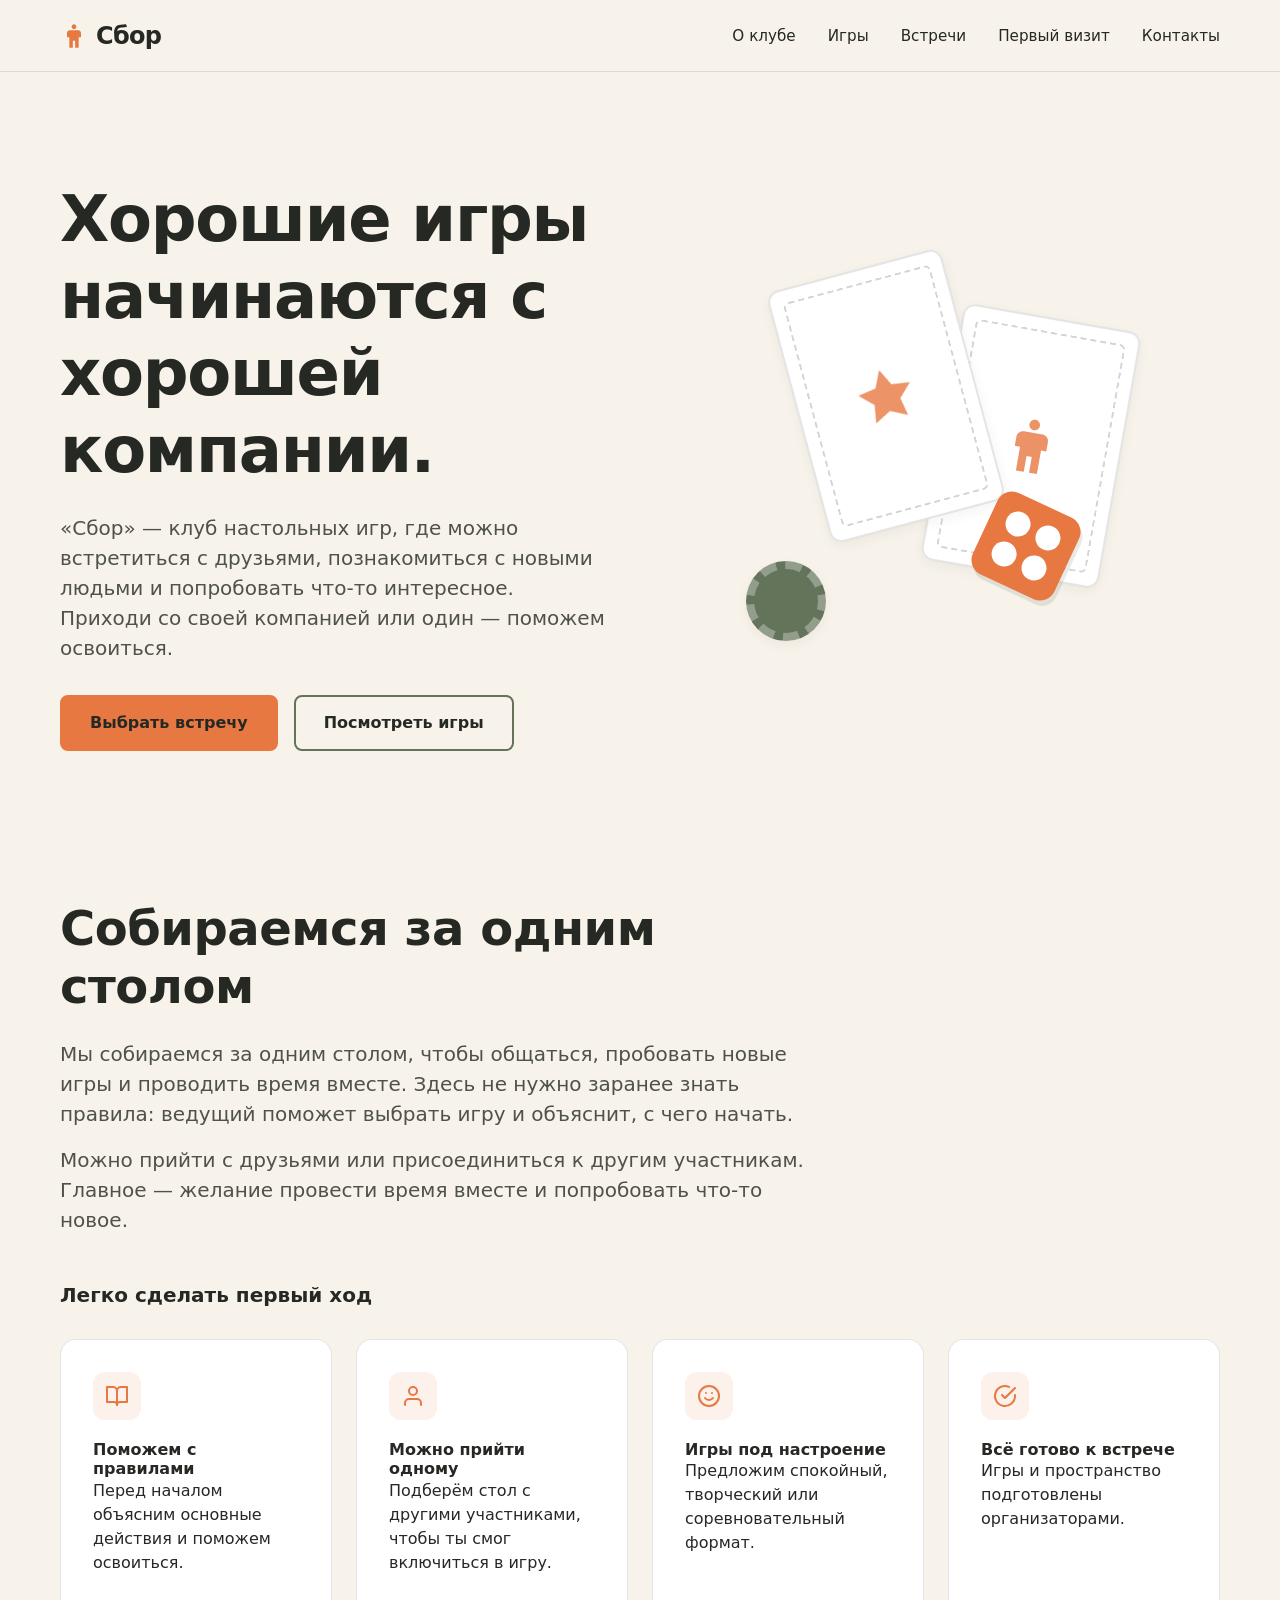
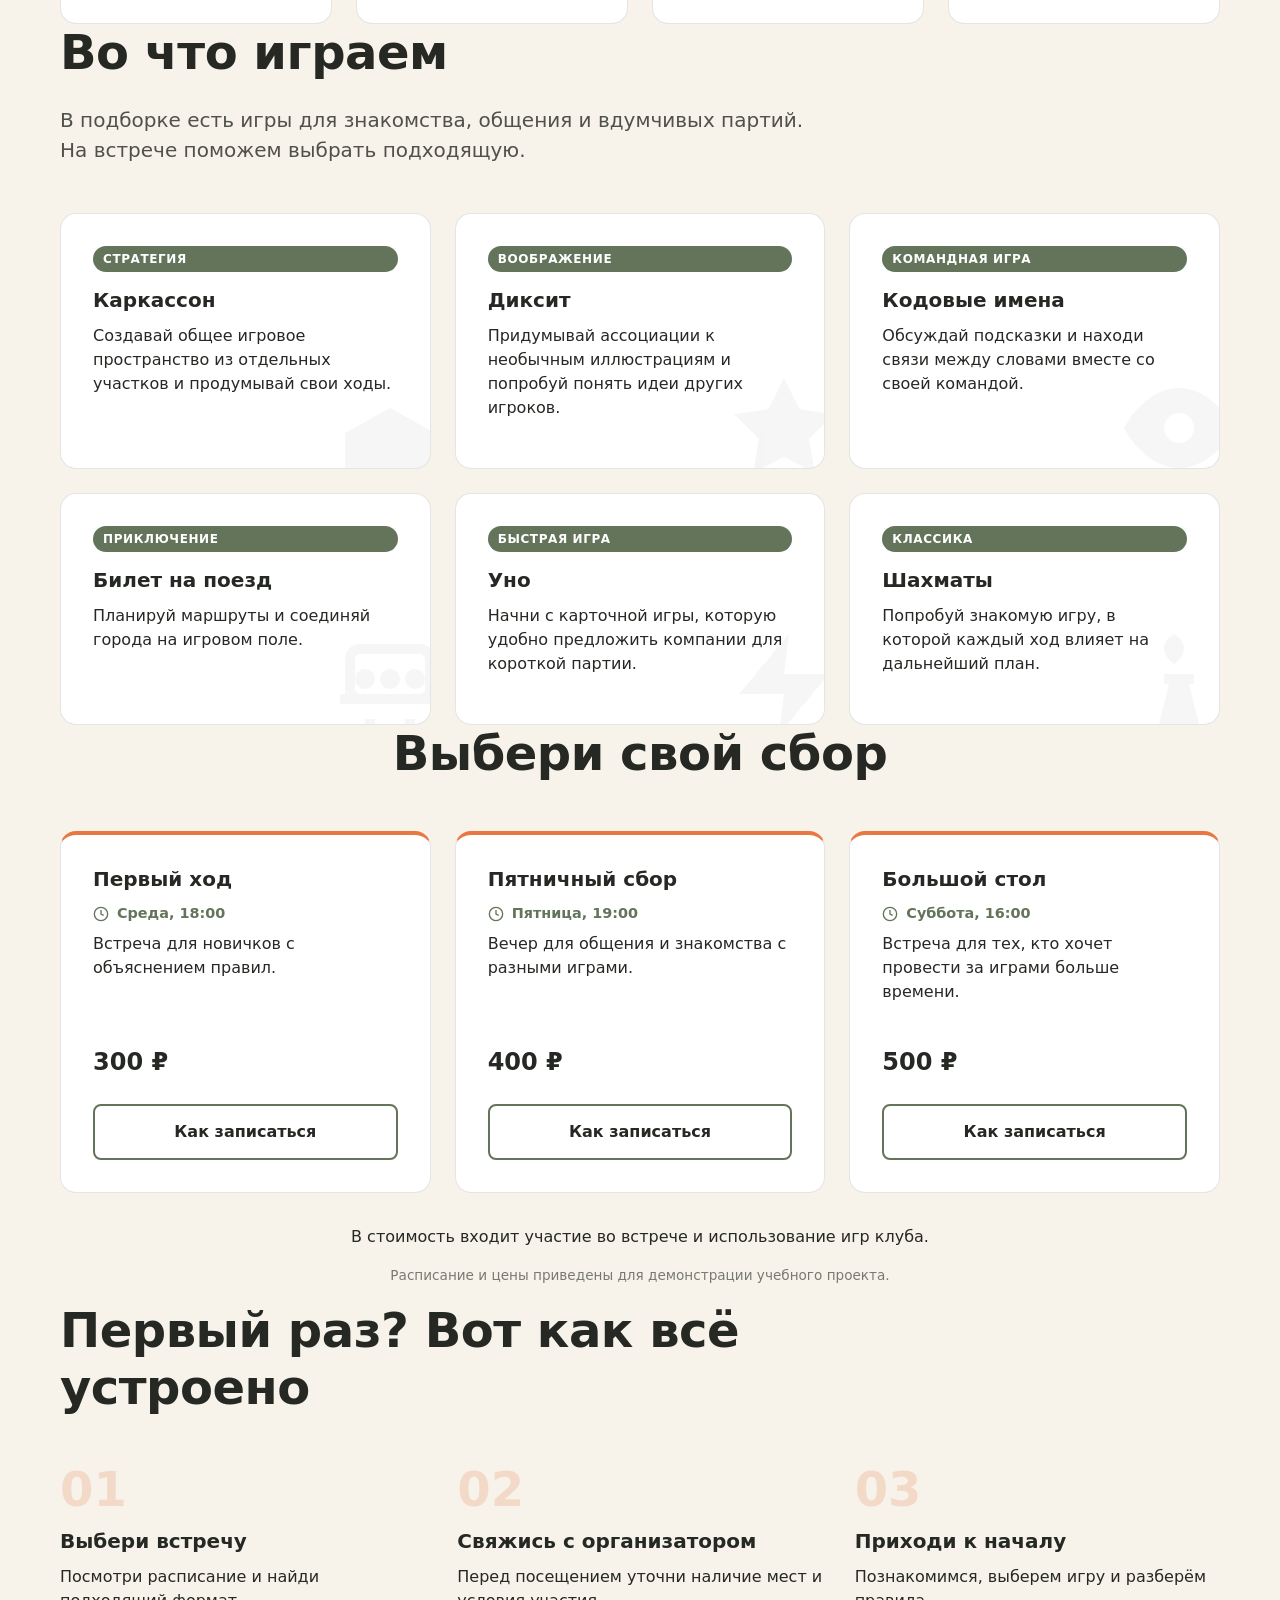
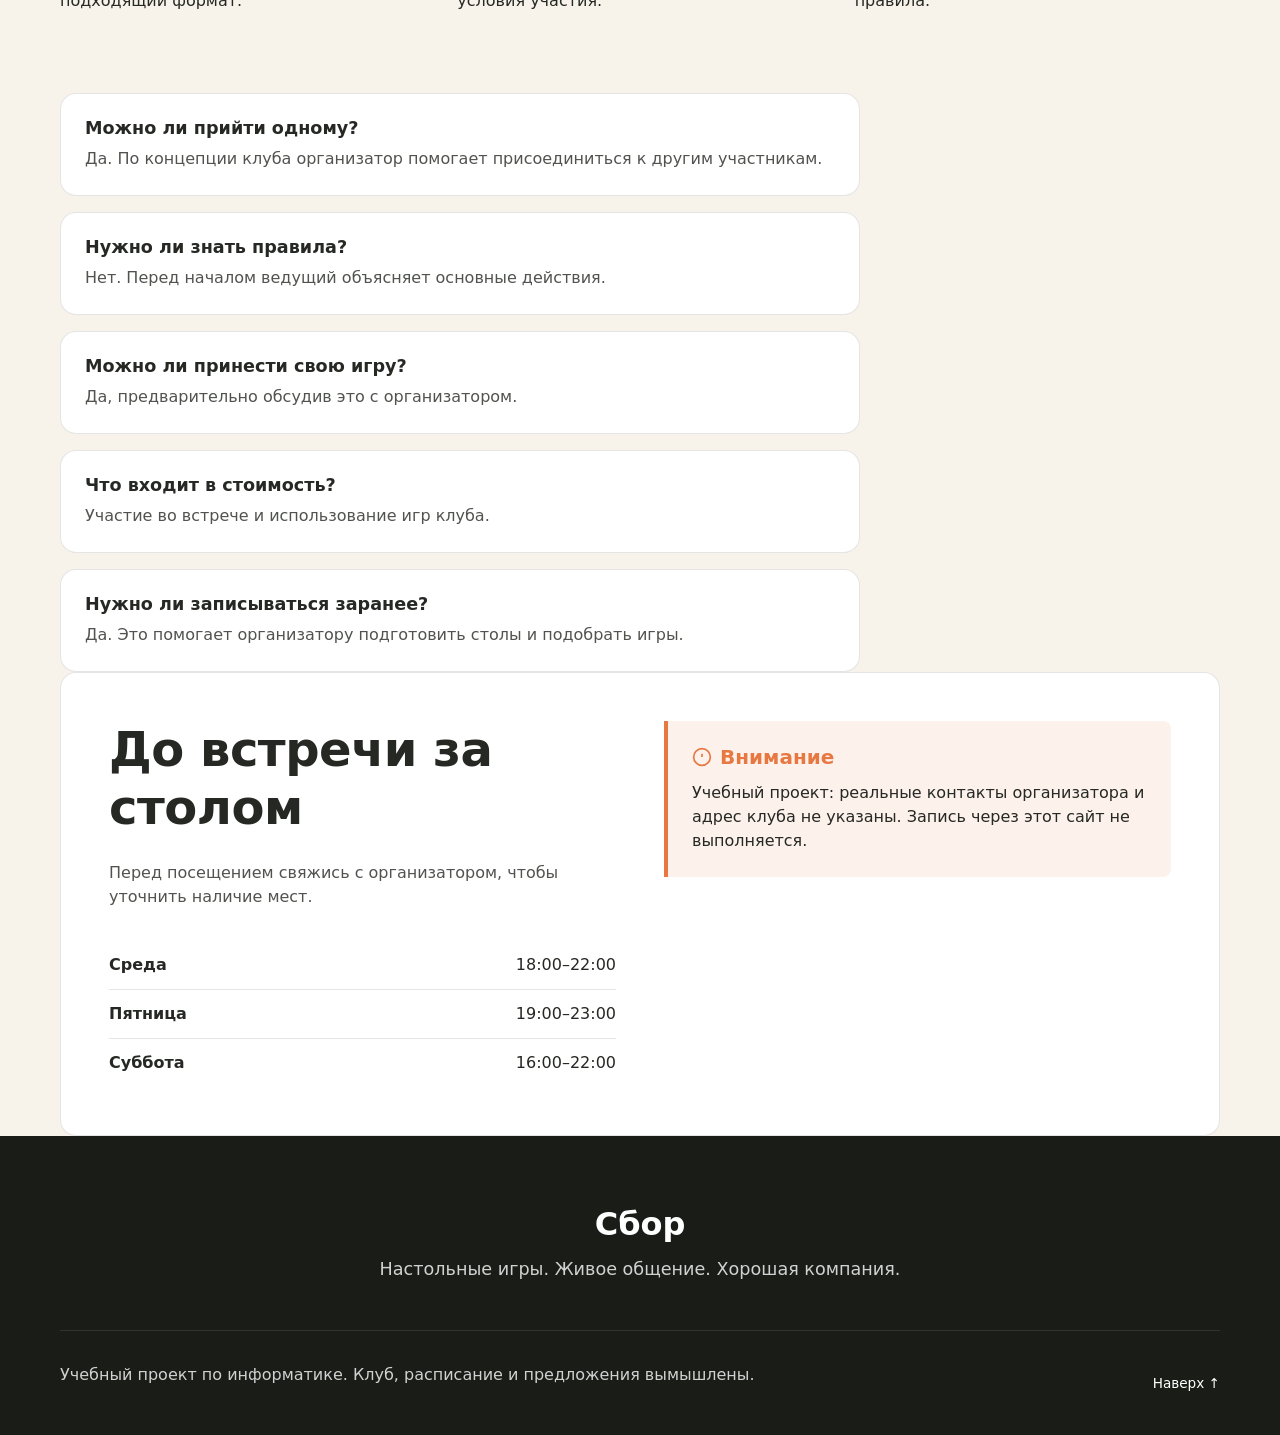
<file: 2/index.html>
<!DOCTYPE html>
<html lang="ru">
<head>
    <meta charset="UTF-8">
    <meta name="viewport" content="width=device-width, initial-scale=1.0">
    <title>Клуб настольных игр «Сбор»</title>
    <meta name="description" content="«Сбор» — клуб настольных игр, где можно встретиться с друзьями, познакомиться с новыми людьми и попробовать что-то интересное.">
    
    
    <style>
        /* Переменные и настройки */
        :root {
            --bg: #F7F3EA;
            --text: #252823;
            --accent: #E87842;
            --accent-hover: #D06B38;
            --secondary: #63745A;
            --card-bg: #FFFFFF;
            --border: rgba(37, 40, 35, 0.12);
            --header-height: 72px;
            --radius: 16px;
            --transition: 0.3s ease;
            --shadow: 0 4px 12px rgba(37, 40, 35, 0.05);
            --shadow-hover: 0 8px 24px rgba(37, 40, 35, 0.1);
        }

        @media (prefers-reduced-motion: reduce) {
            * {
                animation-duration: 0.01ms !important;
                animation-iteration-count: 1 !important;
                transition-duration: 0.01ms !important;
                scroll-behavior: auto !important;
            }
        }

        html {
            scroll-behavior: smooth;
            scroll-padding-top: var(--header-height);
        }

        * {
            box-sizing: border-box;
            margin: 0;
            padding: 0;
        }

        body {
            font-family: system-ui, -apple-system, "Segoe UI", Roboto, Helvetica, Arial, sans-serif;
            background-color: var(--bg);
            color: var(--text);
            line-height: 1.5;
            -webkit-font-smoothing: antialiased;
        }

        /* Утилиты и типографика */
        .container {
            width: 100%;
            max-width: 1200px;
            margin: 0 auto;
            padding: 0 20px;
        }

        h1, h2, h3, h4 {
            line-height: 1.2;
            font-weight: 700;
        }

        h1 {
            font-size: clamp(2.5rem, 5vw, 4rem);
            margin-bottom: 24px;
            letter-spacing: -0.02em;
        }

        h2 {
            font-size: clamp(2rem, 4vw, 3rem);
            margin-bottom: 24px;
            letter-spacing: -0.01em;
        }

        h3 {
            font-size: 1.25rem;
            margin-bottom: 12px;
        }

        p {
            font-size: 1rem;
            margin-bottom: 16px;
        }

        .text-lead {
            font-size: clamp(1.125rem, 2vw, 1.25rem);
            color: rgba(37, 40, 35, 0.8);
            max-width: 60ch;
            margin-bottom: 32px;
        }

        a {
            color: inherit;
            text-decoration: none;
            transition: color var(--transition);
        }

        /* Кнопки */
        .btn {
            display: inline-flex;
            align-items: center;
            justify-content: center;
            padding: 14px 28px;
            font-size: 1rem;
            font-weight: 600;
            border-radius: 8px;
            border: 2px solid transparent;
            cursor: pointer;
            transition: all var(--transition);
            text-align: center;
        }

        .btn:focus-visible, a:focus-visible, button:focus-visible, input:focus-visible {
            outline: 3px solid var(--secondary);
            outline-offset: 4px;
        }

        .btn-primary {
            background-color: var(--accent);
            color: var(--text);
            border-color: var(--accent);
        }

        .btn-primary:hover {
            background-color: var(--accent-hover);
            border-color: var(--accent-hover);
            transform: translateY(-2px);
        }

        .btn-secondary {
            background-color: transparent;
            border-color: var(--secondary);
            color: var(--text);
        }

        .btn-secondary:hover {
            background-color: rgba(99, 116, 90, 0.1);
            transform: translateY(-2px);
        }

        /* Шапка и навигация */
        header {
            position: sticky;
            top: 0;
            z-index: 100;
            background-color: rgba(247, 243, 234, 0.95);
            backdrop-filter: blur(8px);
            border-bottom: 1px solid var(--border);
            height: var(--header-height);
            display: flex;
            align-items: center;
        }

        .header-inner {
            display: flex;
            justify-content: space-between;
            align-items: center;
            width: 100%;
        }

        .logo {
            display: flex;
            align-items: center;
            gap: 8px;
            font-size: 1.5rem;
            font-weight: 800;
            letter-spacing: -0.03em;
        }

        .logo svg {
            width: 28px;
            height: 28px;
            fill: var(--accent);
        }

        .nav-links {
            display: flex;
            gap: 32px;
            list-style: none;
        }

        .nav-links a {
            font-weight: 500;
            font-size: 0.95rem;
        }

        .nav-links a:hover {
            color: var(--accent);
        }

        .menu-toggle {
            display: none;
            background: none;
            border: none;
            cursor: pointer;
            padding: 8px;
            color: var(--text);
        }

        .menu-toggle svg {
            width: 24px;
            height: 24px;
        }

        /* Секции общие */
        section {
            padding: 96px 0;
        }

        .section-header {
            max-width: 800px;
            margin-bottom: 48px;
        }

        /* Главный экран */
        .hero {
            display: flex;
            align-items: center;
            min-height: calc(100vh - var(--header-height));
            padding-top: 40px;
            padding-bottom: 80px;
        }

        .hero-grid {
            display: grid;
            grid-template-columns: 1fr 1fr;
            gap: 64px;
            align-items: center;
        }

        .hero-content .btn-group {
            display: flex;
            gap: 16px;
            flex-wrap: wrap;
        }

        /* Декоративная композиция (HTML/CSS графика) */
        .hero-visual {
            position: relative;
            width: 100%;
            aspect-ratio: 1 / 1;
            max-width: 500px;
            margin: 0 auto;
            perspective: 1000px;
        }

        .dec-card {
            position: absolute;
            background: var(--card-bg);
            border-radius: 12px;
            border: 2px solid var(--border);
            box-shadow: var(--shadow);
            display: flex;
            align-items: center;
            justify-content: center;
            backface-visibility: hidden;
            transition: transform var(--transition);
        }

        .dec-card-1 {
            width: 180px;
            height: 260px;
            top: 10%;
            left: 20%;
            transform: rotate(-15deg);
            z-index: 2;
        }

        .dec-card-2 {
            width: 180px;
            height: 260px;
            top: 20%;
            right: 15%;
            transform: rotate(10deg);
            z-index: 1;
        }

        .dec-card-inner {
            width: calc(100% - 24px);
            height: calc(100% - 24px);
            border: 2px dashed rgba(37, 40, 35, 0.2);
            border-radius: 6px;
            display: flex;
            align-items: center;
            justify-content: center;
        }

        .dec-card-inner svg {
            width: 64px;
            height: 64px;
            fill: var(--accent);
            opacity: 0.8;
        }

        .dec-chip {
            position: absolute;
            width: 80px;
            height: 80px;
            background: var(--secondary);
            border-radius: 50%;
            bottom: 15%;
            left: 10%;
            z-index: 3;
            border: 8px dashed rgba(255,255,255,0.3);
            box-shadow: var(--shadow);
            display: flex;
            align-items: center;
            justify-content: center;
        }

        .dec-dice {
            position: absolute;
            width: 90px;
            height: 90px;
            background: var(--accent);
            border-radius: 16px;
            bottom: 25%;
            right: 25%;
            z-index: 3;
            transform: rotate(25deg);
            box-shadow: 4px 4px 0 rgba(37, 40, 35, 0.1);
            display: grid;
            grid-template-columns: 1fr 1fr;
            grid-template-rows: 1fr 1fr;
            padding: 16px;
            gap: 8px;
        }

        .dec-dice-dot {
            background: var(--card-bg);
            border-radius: 50%;
            width: 100%;
            height: 100%;
        }

        /* Карточки */
        .grid-4, .grid-3, .grid-2 {
            display: grid;
            gap: 24px;
        }

        .grid-4 { grid-template-columns: repeat(auto-fit, minmax(260px, 1fr)); }
        .grid-3 { grid-template-columns: repeat(auto-fit, minmax(320px, 1fr)); }
        .grid-2 { grid-template-columns: repeat(auto-fit, minmax(350px, 1fr)); }

        .card {
            background: var(--card-bg);
            border: 1px solid var(--border);
            border-radius: var(--radius);
            padding: 32px;
            transition: transform var(--transition), box-shadow var(--transition);
            display: flex;
            flex-direction: column;
        }

        .card:hover {
            transform: translateY(-4px);
            box-shadow: var(--shadow-hover);
        }

        .card-icon {
            width: 48px;
            height: 48px;
            border-radius: 12px;
            background: rgba(232, 120, 66, 0.1);
            color: var(--accent);
            display: flex;
            align-items: center;
            justify-content: center;
            margin-bottom: 20px;
        }

        .card-icon svg {
            width: 24px;
            height: 24px;
            stroke: currentColor;
            fill: none;
            stroke-width: 2;
            stroke-linecap: round;
            stroke-linejoin: round;
        }

        /* Игры */
        .game-card {
            position: relative;
            overflow: hidden;
        }

        .game-category {
            display: inline-block;
            background: var(--secondary);
            color: #FFF;
            font-size: 0.75rem;
            text-transform: uppercase;
            letter-spacing: 0.05em;
            padding: 4px 10px;
            border-radius: 100px;
            margin-bottom: 16px;
            font-weight: 700;
        }
        
        .game-deco {
            position: absolute;
            bottom: -20px;
            right: -20px;
            width: 120px;
            height: 120px;
            opacity: 0.04;
            pointer-events: none;
        }

        /* Встречи */
        .meeting-card {
            border-top: 4px solid var(--accent);
        }

        .meeting-meta {
            font-size: 0.9rem;
            color: var(--secondary);
            font-weight: 600;
            margin-bottom: 8px;
            display: flex;
            align-items: center;
            gap: 8px;
        }

        .meeting-price {
            font-size: 1.5rem;
            font-weight: 800;
            margin: auto 0 24px 0;
            padding-top: 24px;
        }

        .meetings-footer {
            margin-top: 32px;
            text-align: center;
        }

        .disclaimer {
            margin-top: 16px;
            font-size: 0.85rem;
            color: rgba(37, 40, 35, 0.6);
        }

        /* Первый визит */
        .steps {
            display: grid;
            grid-template-columns: repeat(auto-fit, minmax(280px, 1fr));
            gap: 32px;
            margin-bottom: 64px;
        }

        .step {
            position: relative;
        }
        
        .step-num {
            font-size: 3rem;
            font-weight: 800;
            color: rgba(232, 120, 66, 0.2);
            line-height: 1;
            margin-bottom: 16px;
        }

        .faq-list {
            display: grid;
            grid-template-columns: 1fr;
            gap: 16px;
            max-width: 800px;
        }

        .faq-item {
            background: var(--card-bg);
            border: 1px solid var(--border);
            border-radius: var(--radius);
            padding: 24px;
        }

        .faq-item h4 {
            margin-bottom: 8px;
            font-size: 1.1rem;
        }

        .faq-item p {
            margin-bottom: 0;
            color: rgba(37, 40, 35, 0.8);
        }

        /* Контакты */
        .contacts-wrapper {
            display: grid;
            grid-template-columns: repeat(auto-fit, minmax(300px, 1fr));
            gap: 48px;
            background: var(--card-bg);
            padding: 48px;
            border-radius: var(--radius);
            border: 1px solid var(--border);
        }

        .schedule-list {
            list-style: none;
            margin-top: 24px;
        }

        .schedule-list li {
            display: flex;
            justify-content: space-between;
            padding: 12px 0;
            border-bottom: 1px solid var(--border);
        }

        .schedule-list li:last-child {
            border-bottom: none;
        }

        .alert-box {
            background: rgba(232, 120, 66, 0.1);
            border-left: 4px solid var(--accent);
            padding: 24px;
            border-radius: 0 8px 8px 0;
            height: fit-content;
        }

        /* Подвал */
        footer {
            background-color: #1A1C18;
            color: rgba(255, 255, 255, 0.8);
            padding: 64px 0 32px;
            text-align: center;
        }

        .footer-logo {
            font-size: 2rem;
            font-weight: 800;
            color: #FFF;
            margin-bottom: 8px;
        }

        .footer-tagline {
            font-size: 1.1rem;
            margin-bottom: 48px;
        }

        .footer-bottom {
            display: flex;
            flex-wrap: wrap;
            justify-content: space-between;
            align-items: center;
            gap: 24px;
            padding-top: 32px;
            border-top: 1px solid rgba(255, 255, 255, 0.1);
            font-size: 0.85rem;
        }

        .footer-bottom a {
            color: #FFF;
        }

        .footer-bottom a:hover {
            color: var(--accent);
        }

        /* Адаптивность */
        @media (max-width: 768px) {
            section { padding: 64px 0; }
            .hero-grid { grid-template-columns: 1fr; gap: 40px; text-align: center; }
            .hero-content .btn-group { justify-content: center; }
            .hero { padding-bottom: 40px; min-height: auto; }
            .menu-toggle { display: block; }
            .nav-links {
                position: absolute;
                top: var(--header-height);
                left: 0;
                right: 0;
                background: var(--card-bg);
                flex-direction: column;
                gap: 0;
                padding: 16px 0;
                border-bottom: 1px solid var(--border);
                box-shadow: 0 10px 20px rgba(0,0,0,0.05);
                display: none;
            }
            .nav-links.nav-links--open { display: flex; }
            .nav-links li { padding: 12px 24px; text-align: center; }
            .nav-links a { display: block; font-size: 1.1rem; }
            .contacts-wrapper { padding: 24px; }
            .footer-bottom { flex-direction: column; text-align: center; }
        }
    </style>
</head>
<body>

    <!-- Шапка и навигация -->
    <header>
        <div class="container header-inner">
            <a href="#" class="logo" aria-label="На главную">
                <svg viewBox="0 0 24 24">
                    <path d="M12 2C10.9 2 10 2.9 10 4C10 5.1 10.9 6 12 6C13.1 6 14 5.1 14 4C14 2.9 13.1 2 12 2ZM15.5 7H8.5C7.1 7 6 8.1 6 9.5V13H8V22H11V16H13V22H16V13H18V9.5C18 8.1 16.9 7 15.5 7Z"/>
                </svg>
                Сбор
            </a>
            
            <nav>
                <button class="menu-toggle" aria-expanded="false" aria-controls="main-nav" aria-label="Открыть меню">
                    <svg viewBox="0 0 24 24" fill="none" stroke="currentColor" stroke-width="2" stroke-linecap="round" stroke-linejoin="round">
                        <line x1="3" y1="12" x2="21" y2="12"></line>
                        <line x1="3" y1="6" x2="21" y2="6"></line>
                        <line x1="3" y1="18" x2="21" y2="18"></line>
                    </svg>
                </button>
                <ul class="nav-links" id="main-nav">
                    <li><a href="#about">О клубе</a></li>
                    <li><a href="#games">Игры</a></li>
                    <li><a href="#meetings">Встречи</a></li>
                    <li><a href="#first-visit">Первый визит</a></li>
                    <li><a href="#contacts">Контакты</a></li>
                </ul>
            </nav>
        </div>
    </header>

    <main>
        <!-- Главный экран -->
        <section id="hero" class="hero container">
            <div class="hero-grid">
                <div class="hero-content">
                    <h1>Хорошие игры начинаются с хорошей компании.</h1>
                    <p class="text-lead">«Сбор» — клуб настольных игр, где можно встретиться с друзьями, познакомиться с новыми людьми и попробовать что-то интересное. Приходи со своей компанией или один — поможем освоиться.</p>
                    <div class="btn-group">
                        <a href="#meetings" class="btn btn-primary">Выбрать встречу</a>
                        <a href="#games" class="btn btn-secondary">Посмотреть игры</a>
                    </div>
                </div>
                
                <div class="hero-visual" aria-hidden="true">
                    <div class="dec-card dec-card-1">
                        <div class="dec-card-inner">
                            <svg viewBox="0 0 24 24"><path d="M12 2l3.09 6.26L22 9.27l-5 4.87 1.18 6.88L12 17.77l-6.18 3.25L7 14.14 2 9.27l6.91-1.01L12 2z"/></svg>
                        </div>
                    </div>
                    <div class="dec-card dec-card-2">
                        <div class="dec-card-inner">
                            <svg viewBox="0 0 24 24"><path d="M12 2C10.9 2 10 2.9 10 4C10 5.1 10.9 6 12 6C13.1 6 14 5.1 14 4C14 2.9 13.1 2 12 2ZM15.5 7H8.5C7.1 7 6 8.1 6 9.5V13H8V22H11V16H13V22H16V13H18V9.5C18 8.1 16.9 7 15.5 7Z"/></svg>
                        </div>
                    </div>
                    <div class="dec-chip"></div>
                    <div class="dec-dice">
                        <div class="dec-dice-dot"></div>
                        <div class="dec-dice-dot"></div>
                        <div class="dec-dice-dot"></div>
                        <div class="dec-dice-dot"></div>
                    </div>
                </div>
            </div>
        </section>

        <!-- О клубе -->
        <section id="about" class="container">
            <div class="section-header">
                <h2>Собираемся за одним столом</h2>
                <p class="text-lead" style="margin-bottom: 16px;">Мы собираемся за одним столом, чтобы общаться, пробовать новые игры и проводить время вместе. Здесь не нужно заранее знать правила: ведущий поможет выбрать игру и объяснит, с чего начать.</p>
                <p class="text-lead">Можно прийти с друзьями или присоединиться к другим участникам. Главное — желание провести время вместе и попробовать что-то новое.</p>
            </div>
        </section>

        <!-- Преимущества -->
        <section id="advantages" class="container" style="padding-top: 0;">
            <h3>Легко сделать первый ход</h3>
            <div class="grid-4" style="margin-top: 32px;">
                <div class="card">
                    <div class="card-icon">
                        <svg viewBox="0 0 24 24"><path d="M2 3h6a4 4 0 0 1 4 4v14a3 3 0 0 0-3-3H2z"/><path d="M22 3h-6a4 4 0 0 0-4 4v14a3 3 0 0 1 3-3h7z"/></svg>
                    </div>
                    <h4>Поможем с правилами</h4>
                    <p>Перед началом объясним основные действия и поможем освоиться.</p>
                </div>
                <div class="card">
                    <div class="card-icon">
                        <svg viewBox="0 0 24 24"><path d="M20 21v-2a4 4 0 0 0-4-4H8a4 4 0 0 0-4 4v2"/><circle cx="12" cy="7" r="4"/></svg>
                    </div>
                    <h4>Можно прийти одному</h4>
                    <p>Подберём стол с другими участниками, чтобы ты смог включиться в игру.</p>
                </div>
                <div class="card">
                    <div class="card-icon">
                        <svg viewBox="0 0 24 24"><circle cx="12" cy="12" r="10"/><path d="M8 14s1.5 2 4 2 4-2 4-2"/><line x1="9" y1="9" x2="9.01" y2="9"/><line x1="15" y1="9" x2="15.01" y2="9"/></svg>
                    </div>
                    <h4>Игры под настроение</h4>
                    <p>Предложим спокойный, творческий или соревновательный формат.</p>
                </div>
                <div class="card">
                    <div class="card-icon">
                        <svg viewBox="0 0 24 24"><path d="M22 11.08V12a10 10 0 1 1-5.93-9.14"/><polyline points="22 4 12 14.01 9 11.01"/></svg>
                    </div>
                    <h4>Всё готово к встрече</h4>
                    <p>Игры и пространство подготовлены организаторами.</p>
                </div>
            </div>
        </section>

        <!-- Подборка игр -->
        <section id="games" class="container">
            <div class="section-header">
                <h2>Во что играем</h2>
                <p class="text-lead">В подборке есть игры для знакомства, общения и вдумчивых партий. На встрече поможем выбрать подходящую.</p>
            </div>
            
            <div class="grid-3">
                <div class="card game-card">
                    <span class="game-category">Стратегия</span>
                    <h3>Каркассон</h3>
                    <p>Создавай общее игровое пространство из отдельных участков и продумывай свои ходы.</p>
                    <svg class="game-deco" viewBox="0 0 24 24" fill="currentColor"><path d="M3 21h18v-8l-9-5-9 5v8z"/><path d="M9 21v-6h6v6"/></svg>
                </div>
                <div class="card game-card">
                    <span class="game-category">Воображение</span>
                    <h3>Диксит</h3>
                    <p>Придумывай ассоциации к необычным иллюстрациям и попробуй понять идеи других игроков.</p>
                    <svg class="game-deco" viewBox="0 0 24 24" fill="currentColor"><polygon points="12 2 15.09 8.26 22 9.27 17 14.14 18.18 21.02 12 17.77 5.82 21.02 7 14.14 2 9.27 8.91 8.26 12 2"/></svg>
                </div>
                <div class="card game-card">
                    <span class="game-category">Командная игра</span>
                    <h3>Кодовые имена</h3>
                    <p>Обсуждай подсказки и находи связи между словами вместе со своей командой.</p>
                    <svg class="game-deco" viewBox="0 0 24 24" fill="currentColor"><path d="M1 12s4-8 11-8 11 8 11 8-4 8-11 8-11-8-11-8z"/><circle cx="12" cy="12" r="3" fill="var(--card-bg)"/></svg>
                </div>
                <div class="card game-card">
                    <span class="game-category">Приключение</span>
                    <h3>Билет на поезд</h3>
                    <p>Планируй маршруты и соединяй города на игровом поле.</p>
                    <svg class="game-deco" viewBox="0 0 24 24" fill="none" stroke="currentColor" stroke-width="2"><rect x="4" y="5" width="16" height="10" rx="2"/><path d="M8 21v-2"/><path d="M16 21v-2"/><path d="M2 15h20"/><circle cx="7" cy="11" r="1"/><circle cx="12" cy="11" r="1"/><circle cx="17" cy="11" r="1"/></svg>
                </div>
                <div class="card game-card">
                    <span class="game-category">Быстрая игра</span>
                    <h3>Уно</h3>
                    <p>Начни с карточной игры, которую удобно предложить компании для короткой партии.</p>
                    <svg class="game-deco" viewBox="0 0 24 24" fill="currentColor"><path d="M13 2L3 14h9l-1 8 10-12h-9l1-8z"/></svg>
                </div>
                <div class="card game-card">
                    <span class="game-category">Классика</span>
                    <h3>Шахматы</h3>
                    <p>Попробуй знакомую игру, в которой каждый ход влияет на дальнейший план.</p>
                    <svg class="game-deco" viewBox="0 0 24 24" fill="currentColor"><path d="M12 2a3 3 0 0 0-3 3c0 1.33 1.25 2.5 2 3 .75-.5 2-1.67 2-3a3 3 0 0 0-3-3z"/><path d="M9 10h6v2H9z"/><path d="M10 12l-2 8h8l-2-8"/><path d="M6 20h12v2H6z"/></svg>
                </div>
            </div>
        </section>

        <!-- Встречи -->
        <section id="meetings" class="container">
            <div class="section-header" style="text-align: center; margin: 0 auto 48px;">
                <h2>Выбери свой сбор</h2>
            </div>
            
            <div class="grid-3">
                <div class="card meeting-card">
                    <h3>Первый ход</h3>
                    <div class="meeting-meta">
                        <svg width="16" height="16" viewBox="0 0 24 24" fill="none" stroke="currentColor" stroke-width="2"><circle cx="12" cy="12" r="10"/><polyline points="12 6 12 12 16 14"/></svg>
                        Среда, 18:00
                    </div>
                    <p>Встреча для новичков с объяснением правил.</p>
                    <div class="meeting-price">300 ₽</div>
                    <a href="#contacts" class="btn btn-secondary" style="width: 100%;">Как записаться</a>
                </div>
                <div class="card meeting-card">
                    <h3>Пятничный сбор</h3>
                    <div class="meeting-meta">
                        <svg width="16" height="16" viewBox="0 0 24 24" fill="none" stroke="currentColor" stroke-width="2"><circle cx="12" cy="12" r="10"/><polyline points="12 6 12 12 16 14"/></svg>
                        Пятница, 19:00
                    </div>
                    <p>Вечер для общения и знакомства с разными играми.</p>
                    <div class="meeting-price">400 ₽</div>
                    <a href="#contacts" class="btn btn-secondary" style="width: 100%;">Как записаться</a>
                </div>
                <div class="card meeting-card">
                    <h3>Большой стол</h3>
                    <div class="meeting-meta">
                        <svg width="16" height="16" viewBox="0 0 24 24" fill="none" stroke="currentColor" stroke-width="2"><circle cx="12" cy="12" r="10"/><polyline points="12 6 12 12 16 14"/></svg>
                        Суббота, 16:00
                    </div>
                    <p>Встреча для тех, кто хочет провести за играми больше времени.</p>
                    <div class="meeting-price">500 ₽</div>
                    <a href="#contacts" class="btn btn-secondary" style="width: 100%;">Как записаться</a>
                </div>
            </div>
            
            <div class="meetings-footer">
                <p>В стоимость входит участие во встрече и использование игр клуба.</p>
                <p class="disclaimer">Расписание и цены приведены для демонстрации учебного проекта.</p>
            </div>
        </section>

        <!-- Первый визит и частые вопросы -->
        <section id="first-visit" class="container">
            <div class="section-header">
                <h2>Первый раз? Вот как всё устроено</h2>
            </div>
            
            <div class="steps">
                <div class="step">
                    <div class="step-num">01</div>
                    <h3>Выбери встречу</h3>
                    <p>Посмотри расписание и найди подходящий формат.</p>
                </div>
                <div class="step">
                    <div class="step-num">02</div>
                    <h3>Свяжись с организатором</h3>
                    <p>Перед посещением уточни наличие мест и условия участия.</p>
                </div>
                <div class="step">
                    <div class="step-num">03</div>
                    <h3>Приходи к началу</h3>
                    <p>Познакомимся, выберем игру и разберём правила.</p>
                </div>
            </div>

            <div class="faq-list">
                <div class="faq-item">
                    <h4>Можно ли прийти одному?</h4>
                    <p>Да. По концепции клуба организатор помогает присоединиться к другим участникам.</p>
                </div>
                <div class="faq-item">
                    <h4>Нужно ли знать правила?</h4>
                    <p>Нет. Перед началом ведущий объясняет основные действия.</p>
                </div>
                <div class="faq-item">
                    <h4>Можно ли принести свою игру?</h4>
                    <p>Да, предварительно обсудив это с организатором.</p>
                </div>
                <div class="faq-item">
                    <h4>Что входит в стоимость?</h4>
                    <p>Участие во встрече и использование игр клуба.</p>
                </div>
                <div class="faq-item">
                    <h4>Нужно ли записываться заранее?</h4>
                    <p>Да. Это помогает организатору подготовить столы и подобрать игры.</p>
                </div>
            </div>
        </section>

        <!-- Контакты -->
        <section id="contacts" class="container">
            <div class="contacts-wrapper">
                <div>
                    <h2>До встречи за столом</h2>
                    <p class="text-lead" style="font-size: 1rem;">Перед посещением свяжись с организатором, чтобы уточнить наличие мест.</p>
                    
                    <ul class="schedule-list">
                        <li>
                            <strong>Среда</strong>
                            <span>18:00–22:00</span>
                        </li>
                        <li>
                            <strong>Пятница</strong>
                            <span>19:00–23:00</span>
                        </li>
                        <li>
                            <strong>Суббота</strong>
                            <span>16:00–22:00</span>
                        </li>
                    </ul>
                </div>
                
                <div class="alert-box">
                    <h3 style="color: var(--accent); margin-bottom: 12px; display: flex; align-items: center; gap: 8px;">
                        <svg width="20" height="20" viewBox="0 0 24 24" fill="none" stroke="currentColor" stroke-width="2"><circle cx="12" cy="12" r="10"/><line x1="12" y1="8" x2="12" y2="12"/><line x1="12" y1="16" x2="12.01" y2="16"/></svg>
                        Внимание
                    </h3>
                    <p style="margin-bottom: 0;">Учебный проект: реальные контакты организатора и адрес клуба не указаны. Запись через этот сайт не выполняется.</p>
                </div>
            </div>
        </section>
    </main>

    <!-- Подвал -->
    <footer>
        <div class="container">
            <div class="footer-logo">Сбор</div>
            <div class="footer-tagline">Настольные игры. Живое общение. Хорошая компания.</div>
            
            <div class="footer-bottom">
                <p>Учебный проект по информатике. Клуб, расписание и предложения вымышлены.</p>
                <a href="#">Наверх &uarr;</a>
            </div>
        </div>
    </footer>

    <!-- Скрипты -->
    <script>
        document.addEventListener('DOMContentLoaded', () => {
            const menuToggle = document.querySelector('.menu-toggle');
            const navLinks = document.querySelector('.nav-links');
            const navItems = document.querySelectorAll('.nav-links a');

            // Управление мобильным меню
            menuToggle.addEventListener('click', () => {
                const isExpanded = menuToggle.getAttribute('aria-expanded') === 'true';
                menuToggle.setAttribute('aria-expanded', !isExpanded);
                navLinks.classList.toggle('nav-links--open');
            });

            // Закрытие меню при клике на ссылку
            navItems.forEach(item => {
                item.addEventListener('click', () => {
                    menuToggle.setAttribute('aria-expanded', 'false');
                    navLinks.classList.remove('nav-links--open');
                });
            });
        });
    </script>
</body>
</html>
</file>
<file: 1.2/style.css>
/* Палитра, базовая типографика и доступность */
    :root {
      --paper: #f7f3ea;
      --ink: #252823;
      --muted: #5b6055;
      --orange: #e87842;
      --orange-dark: #91401b;
      --green: #63745a;
      --green-dark: #43543c;
      --line: #dcded2;
      --white: #fffdf8;
      --radius: 16px;
      --header-height: 84px;
    }
    * { box-sizing: border-box; }
    html { scroll-behavior: smooth; }
    body { margin: 0; background: var(--paper); color: var(--ink); font-family: Arial, Helvetica, sans-serif; font-size: 1rem; line-height: 1.65; overflow-wrap: break-word; }
    button, a { -webkit-tap-highlight-color: transparent; }
    button { font: inherit; }
    a { color: inherit; text-decoration: none; }
    svg { display: block; max-width: 100%; }
    h1, h2, h3, p { margin: 0; }
    h1, h2 { font-family: Georgia, "Times New Roman", serif; font-weight: 700; letter-spacing: -.035em; line-height: 1.12; text-wrap: balance; overflow-wrap: anywhere; }
    h2 { font-size: clamp(32px, 3.6vw, 48px); }
    h3 { font-size: 21px; line-height: 1.25; letter-spacing: -.025em; }
    p { text-wrap: pretty; }
    a:focus-visible, button:focus-visible { outline: 3px solid var(--orange-dark); outline-offset: 5px; }
    section[id], main[id] { scroll-margin-top: calc(var(--header-height) + 24px); }
    [tabindex="-1"]:focus-visible { outline: 3px solid var(--orange-dark); outline-offset: -3px; }
    .hero > *, .about-layout > *, .contact-layout > *, .game-copy, .meeting-card, .visit-steps li { min-width: 0; }
    .container { width: min(1180px, calc(100% - 80px)); margin-inline: auto; }
    .section { padding-block: 88px; }
    .eyebrow { display: flex; align-items: center; gap: 10px; margin-bottom: 19px; color: var(--green-dark); font-size: .875rem; font-weight: 700; letter-spacing: .08em; text-transform: uppercase; }
    .eyebrow::before { content: ""; width: 7px; height: 7px; background: currentColor; border-radius: 50%; flex-shrink: 0; }
    .section-intro { max-width: 610px; margin-top: 22px; color: var(--muted); }
    .icon { width: 22px; height: 22px; flex-shrink: 0; fill: none; stroke: currentColor; stroke-width: 1.7; stroke-linecap: round; stroke-linejoin: round; }
    .button { display: inline-flex; justify-content: center; align-items: center; gap: 18px; min-height: 52px; padding: 13px 23px; border: 1px solid transparent; border-radius: 9px; font-size: 14px; font-weight: 700; line-height: 1.35; transition: background .18s, transform .18s, border-color .18s; }
    .button-primary { background: var(--orange); color: var(--ink); }
    .button-secondary { border-color: #b5bbab; background: transparent; }
    .button .icon { width: 18px; height: 18px; }
    .skip-link { position: fixed; top: 12px; left: 12px; z-index: 100; padding: 10px 16px; border-radius: 8px; background: var(--ink); color: var(--white); transform: translateY(-160%); }
    .skip-link:focus { transform: translateY(0); }
    .svg-library { position: absolute; width: 0; height: 0; overflow: hidden; }

    /* Закреплённая шапка и мобильное меню */
    .site-header { position: sticky; top: 0; z-index: 20; border-bottom: 1px solid var(--line); background: var(--paper); }
    .header-inner { position: relative; display: flex; align-items: center; justify-content: space-between; gap: 24px; min-height: 84px; }
    .logo { display: inline-flex; align-items: center; gap: 10px; font-size: 30px; font-weight: 800; line-height: 1; letter-spacing: -.06em; }
    .logo-mark { width: 34px; height: 34px; color: var(--orange); }
    .navigation { display: flex; align-items: center; gap: 27px; }
    .navigation a { padding: 14px 4px; font-size: .875rem; font-weight: 700; transition: color .18s; }
    .navigation a[aria-current="location"] { color: var(--orange-dark); text-decoration: underline; text-decoration-thickness: 2px; text-underline-offset: 6px; }
    .header-cta { min-height: 44px; padding: 10px 17px; font-size: .875rem; border-color: #bec4b4; }
    .menu-toggle { display: none; align-items: center; justify-content: center; gap: 8px; min-height: 44px; padding: 9px 12px; border: 1px solid #b5bbab; border-radius: 8px; background: transparent; color: var(--ink); font-size: .875rem; font-weight: 700; cursor: pointer; }

    /* Первый экран: типографика и собственная SVG-композиция */
    .hero { display: grid; grid-template-columns: 1.13fr 1fr; align-items: center; gap: 32px; padding-top: 70px; padding-bottom: 62px; }
    .hero h1 { max-width: 660px; font-size: clamp(46px, 4.8vw, 69px); }
    .hero h1 em { position: relative; color: var(--green-dark); font-weight: inherit; }
    .demo-notice { width: fit-content; max-width: 100%; margin-top: 20px; padding: 8px 12px; border: 1px solid #d8a889; border-radius: 8px; background: #f9e7d9; color: var(--orange-dark); font-size: .875rem; font-weight: 700; line-height: 1.5; }
    .hero-description { max-width: 475px; margin-top: 20px; color: var(--muted); font-size: 1rem; }
    .hero-actions { display: flex; flex-wrap: wrap; gap: 12px; margin-top: 30px; }
    .hero-note { display: flex; align-items: center; gap: 8px; margin-top: 24px; color: var(--muted); font-size: .875rem; }
    .hero-note .icon { width: 17px; height: 17px; color: var(--green); }
    .hero-art { position: relative; min-width: 0; }
    .hero-art > svg { width: 100%; height: auto; }
    .art-caption { position: absolute; right: 23px; bottom: 10px; display: flex; align-items: center; gap: 10px; max-width: 100%; padding: 9px 17px; border: 1px solid #c6cdbb; border-radius: 50px; background: var(--paper); color: var(--green-dark); font-size: .875rem; font-weight: 700; transform: rotate(-5deg); }
    .hero-bottom { display: flex; justify-content: space-between; gap: 24px; margin-block: 0; padding: 22px 0; border-top: 1px solid var(--line); border-bottom: 1px solid var(--line); color: var(--muted); font-size: .875rem; list-style: none; }
    .hero-bottom li { display: flex; align-items: center; gap: 10px; }
    .hero-bottom .icon { width: 18px; height: 18px; color: var(--green-dark); }

    /* О клубе и преимущества */
    .about-layout { display: grid; grid-template-columns: 1fr 1fr; gap: 100px; align-items: start; }
    .about-layout h2 { max-width: 400px; }
    .about-copy { padding-top: 35px; color: var(--muted); }
    .about-copy p + p { margin-top: 18px; }
    .benefits { margin-top: 62px; }
    .benefits h2 { font-size: 30px; }
    .benefit-grid { display: grid; grid-template-columns: repeat(4, minmax(0, 1fr)); gap: 16px; margin-top: 25px; }
    .benefit-card { padding: 26px 22px; border: 1px solid var(--line); border-radius: var(--radius); background: var(--white); }
    .benefit-icon { display: flex; align-items: center; justify-content: center; width: 47px; height: 47px; margin-bottom: 24px; border-radius: 12px; background: #edf0e7; color: var(--green-dark); }
    .benefit-card:nth-child(even) .benefit-icon { background: #f9e7d9; color: var(--orange-dark); }
    .benefit-icon .icon { width: 26px; height: 26px; }
    .benefit-card h3 { font-size: 17px; }
    .benefit-card p { margin-top: 12px; color: var(--muted); font-size: .875rem; }

    /* Игры: карточки с декоративными, а не официальными обложками */
    .games-section { padding-top: 0; }
    .section-heading-row { display: flex; justify-content: space-between; align-items: end; gap: 28px; }
    .section-heading-row .section-intro { max-width: 395px; margin-top: 0; font-size: 14px; }
    .game-grid { display: grid; grid-template-columns: repeat(3, minmax(0, 1fr)); gap: 22px; margin-top: 36px; }
    .game-card { display: flex; flex-direction: column; overflow: hidden; border: 1px solid var(--line); border-radius: var(--radius); background: var(--white); box-shadow: 0 5px 16px #25282308; transition: transform .2s ease, box-shadow .2s ease, border-color .2s ease; }
    .game-art { display: flex; align-items: center; justify-content: center; height: 166px; padding: 9px 20px; background: #e8edde; }
    .game-art svg { width: 280px; height: 148px; }
    .game-card:nth-child(2) .game-art { background: #eee7db; }
    .game-card:nth-child(3) .game-art { background: #f5e1d3; }
    .game-card:nth-child(4) .game-art { background: #eee7d5; }
    .game-card:nth-child(5) .game-art { background: #f0e2d9; }
    .game-card:nth-child(6) .game-art { background: #e5e9de; }
    .game-copy { flex: 1; padding: 23px 25px 27px; }
    .game-img { width: 100%; height: 180px; object-fit: cover; border-radius: 8px; margin-bottom: 16px; }
    .category { display: inline-block; margin-bottom: 12px; color: var(--green-dark); font-size: .875rem; font-weight: 700; letter-spacing: .04em; text-transform: uppercase; }
    .game-copy p { margin-top: 12px; color: var(--muted); font-size: 14px; }
    .game-details { display: grid; gap: 8px; margin: 20px 0 0; padding-top: 16px; border-top: 1px solid var(--line); font-size: .875rem; line-height: 1.5; }
    .game-details > div { display: grid; grid-template-columns: minmax(0, 1fr) minmax(0, 1.3fr); gap: 12px; }
    .game-details dt { color: var(--muted); }
    .game-details dd { min-width: 0; margin: 0; font-weight: 700; }
    .games-note { margin-top: 22px; color: var(--muted); font-size: .875rem; }

    /* Форматы встреч и стоимость */
    .meetings-section { border-top: 1px solid #d5ddcc; border-bottom: 1px solid #d5ddcc; background: #e9ede3; }
    .meeting-grid { display: grid; grid-template-columns: repeat(3, minmax(0, 1fr)); gap: 22px; margin-top: 36px; }
    .meeting-card { display: flex; flex-direction: column; padding: 28px; border: 1px solid #cbd3c2; border-radius: var(--radius); background: var(--white); }
    .meeting-card:first-child { border-color: #da9a74; }
    .meeting-top { display: flex; flex-wrap: wrap; align-items: center; justify-content: space-between; gap: 8px 12px; margin-bottom: 26px; }
    .meeting-day { color: var(--green-dark); font-size: .875rem; font-weight: 700; letter-spacing: .04em; text-transform: uppercase; }
    .meeting-time { color: var(--muted); font-size: .875rem; font-variant-numeric: tabular-nums; }
    .meeting-card h3 { font-size: 25px; }
    .meeting-card p { flex: 1; margin-top: 14px; color: var(--muted); font-size: 14px; }
    .meeting-duration { display: block; margin-top: 14px; color: var(--green-dark); font-size: .875rem; font-weight: 700; }
    .meeting-price { margin-top: 28px; margin-bottom: 24px; font-family: Georgia, "Times New Roman", serif; font-size: 38px; font-weight: 700; line-height: 1.1; letter-spacing: -.04em; }
    .meeting-price span { margin-left: 4px; color: var(--muted); font-family: Arial, Helvetica, sans-serif; font-size: .875rem; font-weight: 400; letter-spacing: 0; }
    .meeting-card .button { width: 100%; justify-content: space-between; gap: 10px; padding-inline: 16px; }
    .meeting-notes { display: flex; flex-direction: column; align-items: center; gap: 9px; margin-top: 27px; text-align: center; }
    .meeting-notes p { color: var(--green-dark); font-size: .875rem; }
    .meeting-notes .demo-note { color: var(--orange-dark); font-size: .875rem; font-weight: 700; }

    /* Первый визит и открытые ответы на вопросы */
    .visit-section h2 { max-width: 650px; }
    .visit-steps { display: grid; grid-template-columns: repeat(3, minmax(0, 1fr)); gap: 38px; margin: 40px 0 0; padding: 0; list-style: none; }
    .visit-steps li { padding-top: 22px; border-top: 1px solid #b8c0ae; }
    .step-number { display: inline-flex; align-items: center; justify-content: center; width: 38px; height: 38px; margin-bottom: 20px; border: 1px solid #dda17f; border-radius: 50%; color: var(--orange-dark); font-family: Georgia, "Times New Roman", serif; font-size: 19px; }
    .visit-steps h3 { font-size: 19px; }
    .visit-steps p { max-width: 295px; margin-top: 12px; color: var(--muted); font-size: 14px; }
    .faq { margin-top: 66px; }
    .faq h2 { font-size: 30px; }
    .faq-grid { display: grid; grid-template-columns: 1fr 1fr; gap: 0 60px; margin-top: 22px; }
    .faq-item { padding: 23px 0; border-bottom: 1px solid var(--line); }
    .faq-item h3 { font-size: 16px; }
    .faq-item p { margin-top: 9px; color: var(--muted); font-size: 14px; }

    /* Контакты учебного проекта и подвал */
    .contacts-section { background: var(--green); color: var(--white); }
    .contact-layout { display: grid; grid-template-columns: 1.1fr 1fr; gap: 85px; align-items: center; }
    .contacts-section .eyebrow { color: var(--white); }
    .contact-description { max-width: 420px; margin-top: 23px; color: #fffaf0; font-size: 15px; }
    .schedule { margin-top: 28px; }
    .schedule h3 { margin-bottom: 12px; color: var(--white); font-size: .875rem; letter-spacing: .04em; text-transform: uppercase; }
    .schedule dl { max-width: 340px; margin: 0; font-size: 14px; }
    .schedule-row { display: flex; flex-wrap: wrap; justify-content: space-between; gap: 8px 20px; padding-block: 9px; border-bottom: 1px solid #a5b19c; }
    .schedule dd { margin: 0; font-variant-numeric: tabular-nums; }
    .contact-note { position: relative; padding: 34px; border: 1px solid #e0e0d1; border-radius: var(--radius); background: var(--paper); color: var(--ink); }
    .contact-note .note-icon { display: flex; align-items: center; justify-content: center; width: 44px; height: 44px; margin-bottom: 25px; border-radius: 12px; background: #e6e9dc; color: var(--green-dark); }
    .contact-note h3 { font-family: Georgia, "Times New Roman", serif; font-size: 27px; }
    .contact-note p { margin-top: 15px; color: var(--muted); font-size: 15px; }
    .contact-note .note-bottom { margin-top: 24px; padding-top: 18px; border-top: 1px solid #d7dccd; color: var(--green-dark); font-size: .875rem; }
    .site-footer { padding-block: 40px 27px; background: var(--ink); color: var(--paper); }
    .footer-top { display: flex; justify-content: space-between; align-items: center; gap: 30px; }
    .footer-brand { display: flex; align-items: center; gap: 35px; }
    .footer-brand p { color: #dedfd5; font-size: .875rem; }
    .back-top { display: inline-flex; align-items: center; gap: 12px; min-height: 44px; font-size: .875rem; }
    .back-top .icon { transform: rotate(-90deg); width: 17px; height: 17px; }
    .footer-bottom { margin-top: 28px; padding-top: 20px; border-top: 1px solid #53574c; color: #c7cabe; font-size: .875rem; }
    .site-footer a:focus-visible, .contacts-section:focus-visible, .contacts-section a:focus-visible { outline-color: #fff2d4; }

    @media (hover: hover) {
      .game-card:hover { transform: translateY(-4px); border-color: #c3cbb8; box-shadow: 0 12px 28px #25282312; }
      .game-card:focus-within { border-color: var(--green); box-shadow: 0 0 0 3px #63745a22; }
      .button-primary:hover { background: #ef8d5b; transform: translateY(-2px); }
      .button-secondary:hover { background: #e9ede2; border-color: var(--green); transform: translateY(-2px); }
      .navigation a:hover { color: var(--orange-dark); }
      .back-top:hover { color: #f4a778; }
    }
    @media (max-width: 1050px) {
      .container { width: calc(100% - 56px); }
      .navigation { gap: 19px; }
      .header-cta { display: none; }
      .hero { gap: 10px; padding-top: 50px; }
      .hero h1 { font-size: clamp(43px, 5.4vw, 58px); }
      .hero-actions { gap: 9px; }
      .hero-actions .button { padding-inline: 18px; gap: 10px; }
      .about-layout { gap: 55px; }
      .benefit-grid { grid-template-columns: repeat(2, minmax(0, 1fr)); }
      .benefit-card { display: grid; grid-template-columns: 46px 1fr; align-items: start; gap: 0 20px; }
      .benefit-icon { grid-row: span 2; margin: 0; }
      .benefit-card p { grid-column: 2; }
      .game-copy { padding-inline: 20px; }
      .meeting-card { padding: 23px; }
      .meeting-card h3 { font-size: 22px; }
      .contact-layout { gap: 45px; }
    }
    @media (max-width: 760px) {
      .container { width: calc(100% - 40px); }
      .section { padding-block: 64px; }
      :root { --header-height: 72px; }
      .site-header { position: static; }
      .js .site-header { position: sticky; }
      .header-inner { flex-wrap: wrap; gap: 0; min-height: 72px; padding-block: 18px; }
      .logo { font-size: 27px; }
      .logo-mark { width: 30px; height: 30px; }
      .navigation { flex-basis: 100%; display: grid; grid-template-columns: repeat(2, minmax(0, 1fr)); gap: 0 12px; margin-top: 12px; }
      .navigation a { min-height: 44px; padding: 10px 4px; font-size: .875rem; }
      .js .header-inner { flex-wrap: nowrap; padding-block: 12px; }
      .js .menu-toggle { display: inline-flex; }
      .js .navigation { position: absolute; top: 100%; left: -20px; right: -20px; display: none; gap: 0; max-height: calc(100vh - var(--header-height)); max-height: calc(100dvh - var(--header-height)); margin-top: 0; padding: 10px 20px 18px; overflow-y: auto; overscroll-behavior: contain; border-bottom: 1px solid var(--line); background: var(--paper); box-shadow: 0 10px 16px #2528230a; }
      .js .navigation.is-open { display: flex; flex-direction: column; align-items: stretch; }
      .js .navigation a { min-height: 44px; padding: 11px 12px; border-radius: 6px; font-size: 14px; }
      .hero { grid-template-columns: 1fr; gap: 22px; padding-top: 28px; padding-bottom: 33px; }
      .hero .eyebrow { margin-bottom: 12px; }
      .hero h1 { max-width: 600px; font-size: clamp(32px, 7vw, 50px); }
      .demo-notice { margin-top: 12px; }
      .hero-description { max-width: 550px; margin-top: 14px; }
      .hero-actions { margin-top: 18px; }
      .hero-note { margin-top: 20px; }
      .hero-art { width: min(450px, 100%); margin: 0 auto; }
      .art-caption { bottom: 5px; }
      .hero-bottom { justify-content: center; flex-wrap: wrap; gap: 12px 22px; padding-block: 19px; }
      .about-layout { grid-template-columns: 1fr; gap: 23px; }
      .about-layout h2 { max-width: 550px; }
      .about-copy { max-width: 620px; padding-top: 0; }
      .benefits { margin-top: 40px; }
      .benefit-card { display: block; padding: 23px; }
      .benefit-icon { margin-bottom: 19px; }
      .section-heading-row { display: block; }
      .section-heading-row .section-intro { max-width: 580px; margin-top: 20px; }
      .games-section { padding-top: 0; }
      .game-grid { grid-template-columns: repeat(2, minmax(0, 1fr)); gap: 16px; margin-top: 28px; }
      .game-art { height: 150px; padding-inline: 10px; }
      .game-art svg { height: 135px; }
      .game-copy { padding: 20px; }
      .meeting-grid { grid-template-columns: 1fr; gap: 17px; margin-top: 28px; }
      .meeting-card { display: grid; grid-template-columns: 1fr auto; gap: 0 20px; padding: 26px; }
      .meeting-top { grid-column: 1 / -1; margin-bottom: 20px; }
      .meeting-card h3 { grid-column: 1; font-size: 25px; }
      .meeting-card p { grid-column: 1; max-width: 380px; margin-top: 11px; }
      .meeting-price { grid-column: 2; grid-row: 2 / 4; align-self: center; margin: 0; font-size: 33px; }
      .meeting-price span { display: block; margin: 5px 0 0; font-size: .875rem; }
      .meeting-duration { grid-column: 1; }
      .meeting-card .button { grid-column: 1 / -1; margin-top: 22px; }
      .visit-steps { grid-template-columns: 1fr; gap: 24px; margin-top: 30px; }
      .visit-steps li { display: grid; grid-template-columns: 38px minmax(0, 1fr); gap: 0 17px; padding-top: 22px; }
      .step-number { grid-row: span 2; margin: 0; }
      .visit-steps h3 { align-self: center; font-size: 18px; }
      .visit-steps p { grid-column: 2; max-width: none; font-size: .875rem; }
      .faq-grid { gap: 0 30px; }
      .contact-layout { grid-template-columns: 1fr; gap: 35px; }
      .contact-description { max-width: 540px; }
      .contact-note { max-width: 600px; }
      .footer-brand { display: block; }
      .footer-brand p { margin-top: 17px; max-width: 260px; }
    }
    @media (max-width: 600px) {
      .benefit-grid, .game-grid, .faq-grid { grid-template-columns: 1fr; }
    }
    @media (max-width: 460px) {
      .container { width: calc(100% - 36px); }
      .hero { padding-top: 24px; }
      .hero h1 { font-size: clamp(32px, 8vw, 37px); }
      .hero-description { font-size: 1rem; }
      .hero-actions { display: grid; grid-template-columns: 1fr; }
      .hero-actions .button { justify-content: space-between; }
      .hero-note { font-size: .875rem; }
      .hero-art { margin-top: 4px; }
      .art-caption { position: static; justify-content: center; width: fit-content; margin: 0 auto; padding: 7px 12px; font-size: .875rem; transform: none; }
      .hero-bottom { flex-direction: column; align-items: start; gap: 10px; }
      .benefit-grid, .game-grid, .visit-steps, .faq-grid { grid-template-columns: 1fr; }
      .benefit-card { display: grid; grid-template-columns: 46px 1fr; gap: 0 17px; padding: 22px; }
      .benefit-icon { grid-row: span 2; margin: 0; }
      .benefit-card p { grid-column: 2; }
      .game-grid { gap: 20px; }
      .game-art { height: 170px; }
      .game-art svg { height: 150px; }
      .game-copy { padding: 23px; }
      .meeting-card { grid-template-columns: 1fr; padding: 25px; }
      .meeting-card h3, .meeting-card p, .meeting-duration, .meeting-price, .meeting-card .button { grid-column: 1; }
      .meeting-price { grid-row: auto; margin-top: 22px; }
      .meeting-price span { display: inline; margin-left: 5px; }
      .meeting-notes { align-items: start; text-align: left; }
      .visit-steps { gap: 24px; margin-top: 30px; }
      .visit-steps li { display: grid; grid-template-columns: 38px 1fr; gap: 0 17px; padding-top: 22px; }
      .step-number { grid-row: span 2; margin: 0; }
      .visit-steps h3 { align-self: center; font-size: 18px; }
      .visit-steps p { grid-column: 2; max-width: none; font-size: 14px; }
      .faq { margin-top: 45px; }
      .contact-note { padding: 27px; }
      .footer-top { align-items: start; gap: 18px; }
      .footer-brand p { max-width: 200px; }
      .back-top { white-space: nowrap; font-size: .875rem; }
      .js .navigation { left: -18px; right: -18px; padding-inline: 18px; }
    }
    @media (max-width: 359px) {
      .hero h1 { font-size: 32px; }
      .benefit-card { display: block; }
      .benefit-icon { margin-bottom: 15px; }
      .footer-top { flex-direction: column; }
    }
    @media (prefers-reduced-motion: reduce) {
      html { scroll-behavior: auto; }
      *, *::before, *::after { transition: none !important; animation: none !important; }
    }
</file>
